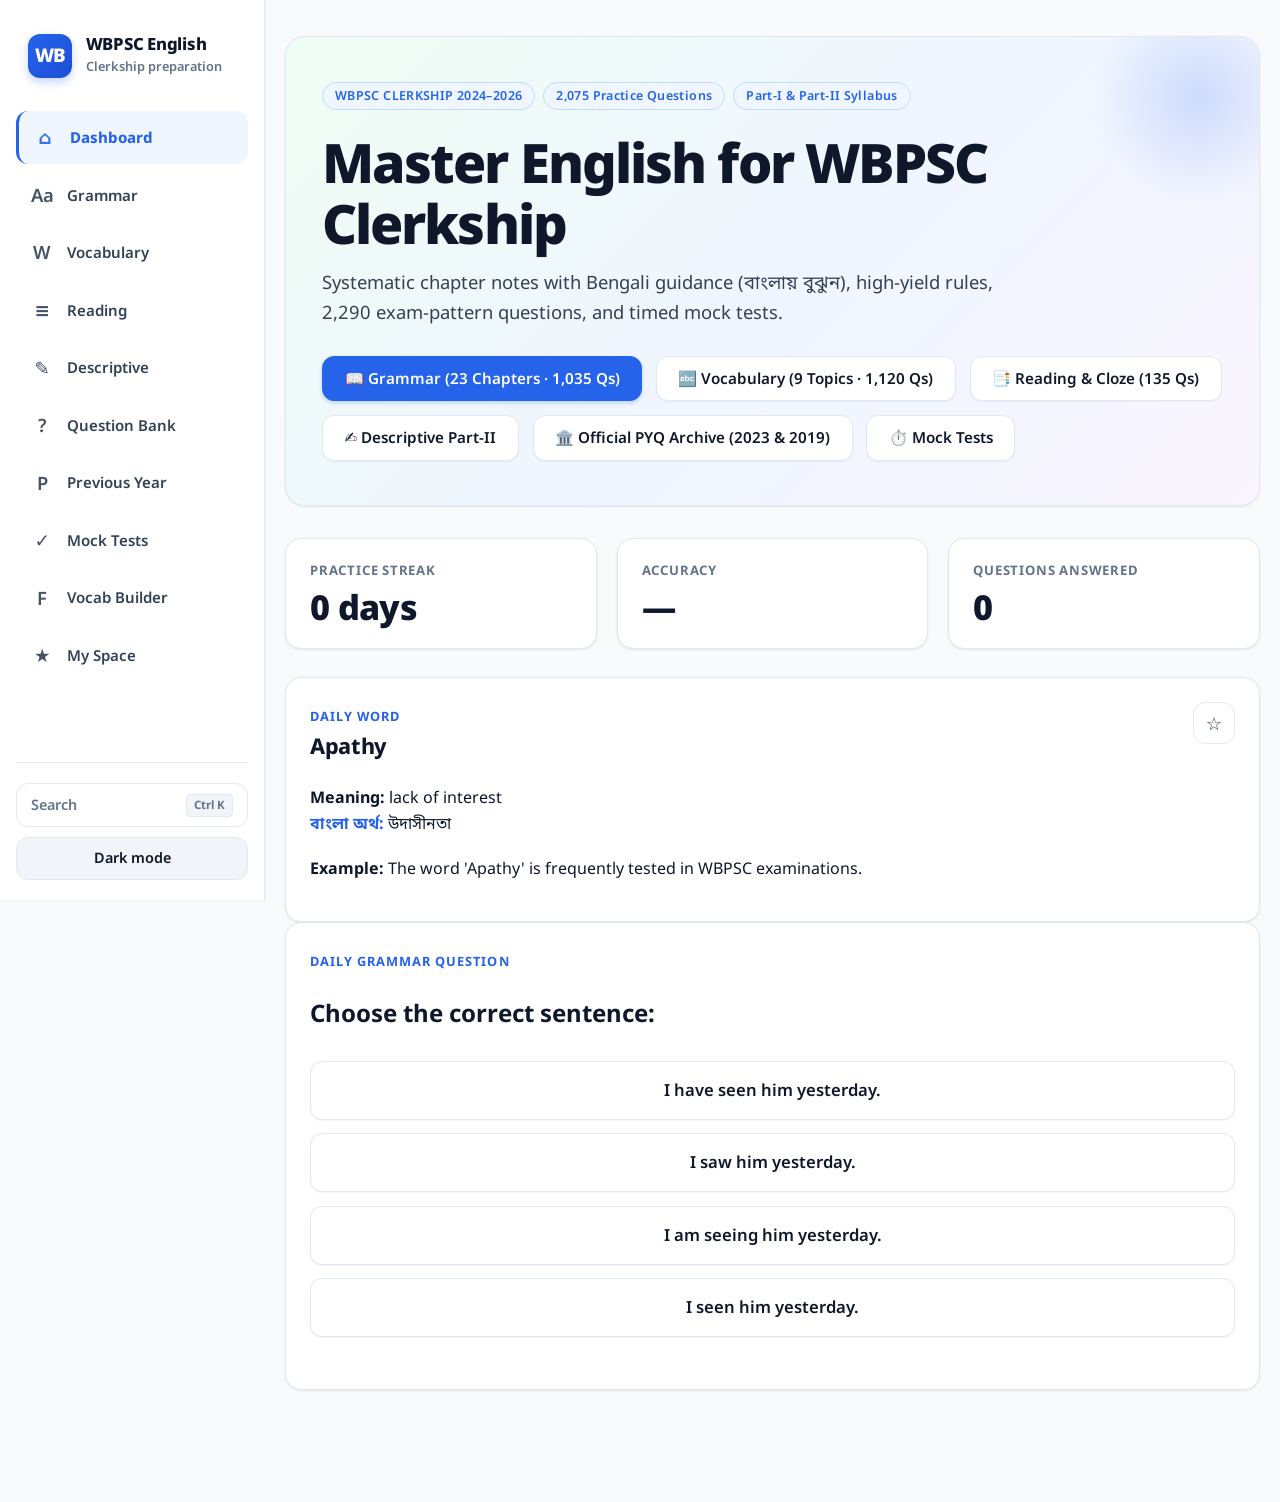
<file: index.html>
<!doctype html>
<html lang="en">
<head>
  <meta charset="utf-8">
  <meta name="viewport" content="width=device-width, initial-scale=1">
  <meta name="theme-color" content="#ffffff">
  <title>WBPSC Clerkship English</title>
  <link rel="preconnect" href="https://fonts.googleapis.com">
  <link rel="preconnect" href="https://fonts.gstatic.com" crossorigin>
  <link href="https://fonts.googleapis.com/css2?family=Noto+Sans:wght@400;500;600;700&family=Noto+Sans+Bengali:wght@400;600&display=swap" rel="stylesheet">
  <link rel="stylesheet" href="css/base.css">
  <link rel="stylesheet" href="css/theme.css">
  <link rel="stylesheet" href="css/components.css">
  <script>try{document.documentElement.dataset.theme=JSON.parse(localStorage.getItem("wbpsc-theme")||'"light"')}catch(error){document.documentElement.dataset.theme="light"}</script>
</head>
<body>
  <a class="skip-link" href="#main">Skip to content</a>
  <div id="nav-root"></div>
  <main id="main" class="page">
    <section class="hero card">
      <div style="display:inline-flex; align-items:center; gap:0.5rem; margin-bottom:0.75rem; flex-wrap:wrap;">
        <span class="badge badge-section">WBPSC CLERKSHIP 2024–2026</span>
        <span class="badge badge-count">2,075 Practice Questions</span>
        <span class="badge badge-weightage">Part-I &amp; Part-II Syllabus</span>
      </div>
      <h1>Master English for WBPSC Clerkship</h1>
      <p>Systematic chapter notes with Bengali guidance (বাংলায় বুঝুন), high-yield rules, 2,290 exam-pattern questions, and timed mock tests.</p>
      <div class="hero-actions">
        <a class="btn primary" href="grammar.html">📖 Grammar (23 Chapters · 1,035 Qs)</a>
        <a class="btn secondary" href="vocabulary.html">🔤 Vocabulary (9 Topics · 1,120 Qs)</a>
        <a class="btn secondary" href="reading.html">📑 Reading &amp; Cloze (135 Qs)</a>
        <a class="btn secondary" href="descriptive.html">✍️ Descriptive Part-II</a>
        <a class="btn secondary" href="pyq.html">🏛️ Official PYQ Archive (2023 &amp; 2019)</a>
        <a class="btn secondary" href="mock-tests.html">⏱️ Mock Tests</a>
      </div>
    </section>
    <section class="grid dashboard-grid" aria-label="Dashboard overview">
      <article class="card metric"><span>Practice streak</span><strong id="streak-value">0 days</strong></article>
      <article class="card metric"><span>Accuracy</span><strong id="accuracy-value">—</strong></article>
      <article class="card metric"><span>Questions answered</span><strong id="answered-value">0</strong></article>
    </section>
    <section class="card">
      <div class="section-heading"><div><p class="eyebrow">Daily word</p><h2 id="daily-word-title">Acumen</h2></div><button class="icon-btn" data-bookmark="word-acumen" aria-label="Bookmark word">☆</button></div>
      <p id="daily-word-meaning"><strong>Meaning:</strong> Ability to make good and quick decisions.</p>
      <p id="daily-word-example"><strong>Example:</strong> Her financial acumen helped the team.</p>
    </section>
    <section class="card" id="daily-question-card"><p class="eyebrow">Daily grammar question</p><div id="dashboard-daily-question"></div></section>
  </main>
  <script src="js/storage.js"></script>
  <script src="js/app.js"></script>
  <script src="js/analytics.js"></script>
  <script src="js/bookmarks.js"></script>
  <script>
    WBPSCAnalytics.renderDashboard();
    const wordBookmark=document.querySelector(".icon-btn[data-bookmark]");
    if(wordBookmark){
      wordBookmark.textContent=WBPSCBookmarks.has(wordBookmark.dataset.bookmark)?"★":"☆";
      wordBookmark.addEventListener("click",()=>{
       const saved=WBPSCBookmarks.toggle(wordBookmark.dataset.bookmark);
       wordBookmark.textContent=saved?"★":"☆";
      });
    }
    Promise.all([fetch("data/vocabulary-builder.json").then(r=>r.json()),fetch("data/daily-question.json").then(r=>r.json())]).then(([words,daily])=>{
      const day=Math.floor(Date.now()/86400000)%words.length;
      const word=words[day];
      document.querySelector("#daily-word-title").textContent=word.word;
      document.querySelector("#daily-word-meaning").innerHTML="<strong>Meaning:</strong> "+word.meaning + (word.bengali ? "<br><strong style=\"font-family:'Noto Sans Bengali'; color:var(--primary);\">বাংলা অর্থ:</strong> "+word.bengali : "");
      document.querySelector("#daily-word-example").innerHTML="<strong>Example:</strong> "+word.example;
      document.querySelector(".icon-btn[data-bookmark]").dataset.bookmark="word-"+word.id;
      document.querySelector("#dashboard-daily-question").innerHTML=`<h2>${daily.question}</h2><div class="question-options">${daily.options.map((option,i)=>`<button class="btn secondary option" type="button" data-index="${i}">${option}</button>`).join("")}</div><p class="feedback hidden"></p>`;
      const card=document.querySelector("#dashboard-daily-question");
      card.querySelectorAll(".option").forEach(button=>button.addEventListener("click",()=>{
       if(card.dataset.answered)return;card.dataset.answered="true";
       const chosen=Number(button.dataset.index),correct=chosen===daily.answer;
       card.querySelectorAll(".option").forEach((b,i)=>{b.disabled=true;if(i===daily.answer)b.classList.add("correct");if(i===chosen&&!correct)b.classList.add("wrong")});
       const feedback=card.querySelector(".feedback");feedback.className=`feedback ${correct?"correct":"wrong"}`;feedback.innerHTML=`<strong>${correct?"Correct":"Not quite"}</strong><p>${daily.explanation}</p><p><strong>Rule:</strong> ${daily.rule}</p>`;
      }));
    }).catch(()=>{});
  </script>
</body>
</html>
</file>
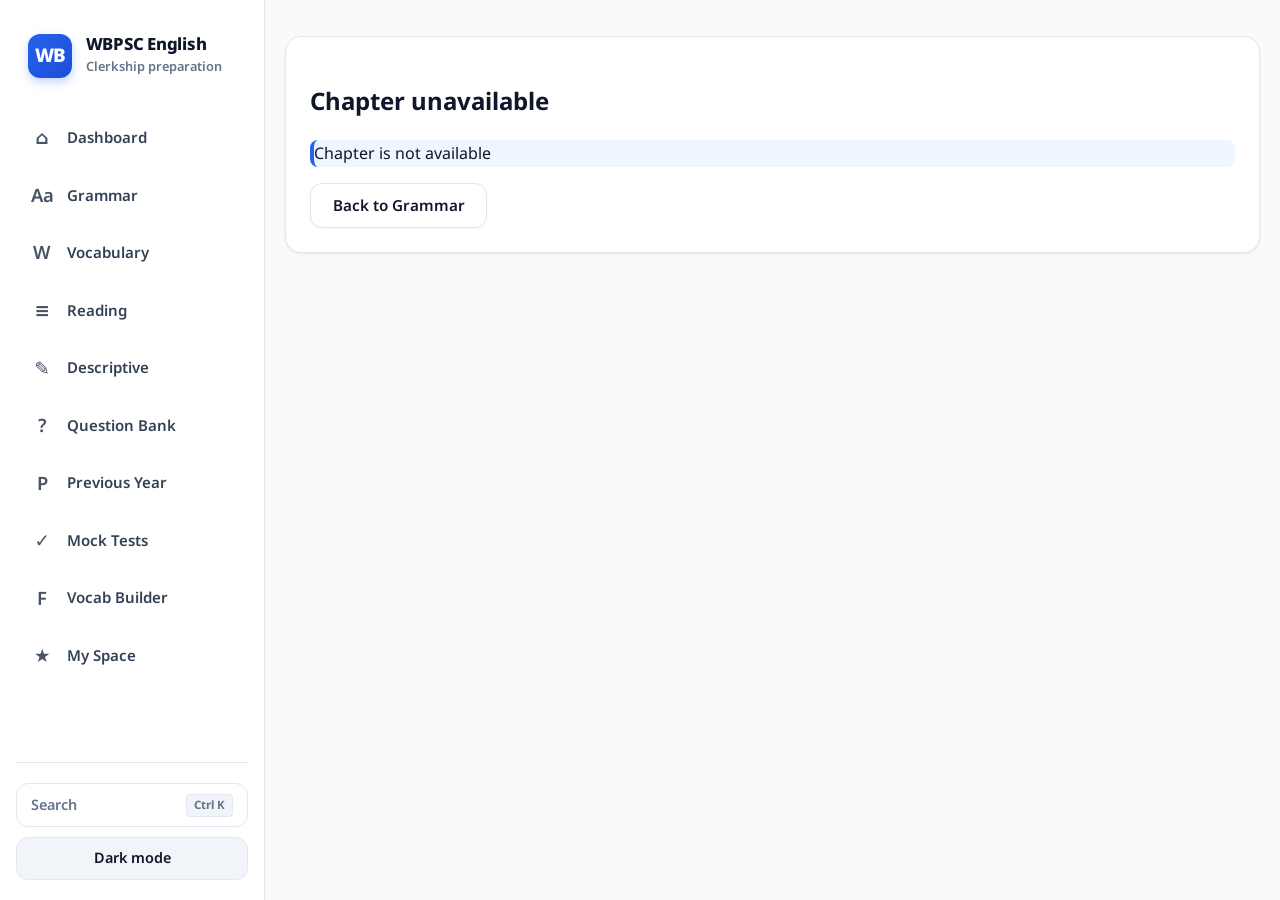
<file: chapter.html>
<!doctype html>
<html lang="en">
<head>
  <meta charset="utf-8"><meta name="viewport" content="width=device-width, initial-scale=1">
  <title>Chapter · WBPSC Clerkship English</title>
  <link rel="preconnect" href="https://fonts.googleapis.com"><link rel="preconnect" href="https://fonts.gstatic.com" crossorigin>
  <link href="https://fonts.googleapis.com/css2?family=Noto+Sans:wght@400;500;600;700&family=Noto+Sans+Bengali:wght@400;600&display=swap" rel="stylesheet">
  <link rel="stylesheet" href="css/base.css"><link rel="stylesheet" href="css/theme.css"><link rel="stylesheet" href="css/components.css"><link rel="stylesheet" href="css/test.css">
</head>
<body>
  <a class="skip-link" href="#main">Skip to content</a><div id="nav-root"></div>
  <main id="main" class="page chapter-layout">
    <article id="chapter-content" class="card chapter-content" aria-live="polite"><p class="loading">Loading chapter…</p></article>
  </main>
  <script src="js/storage.js"></script><script src="js/app.js"></script><script src="js/bookmarks.js"></script><script src="js/quiz-engine.js"></script>
</body>
</html>
</file>
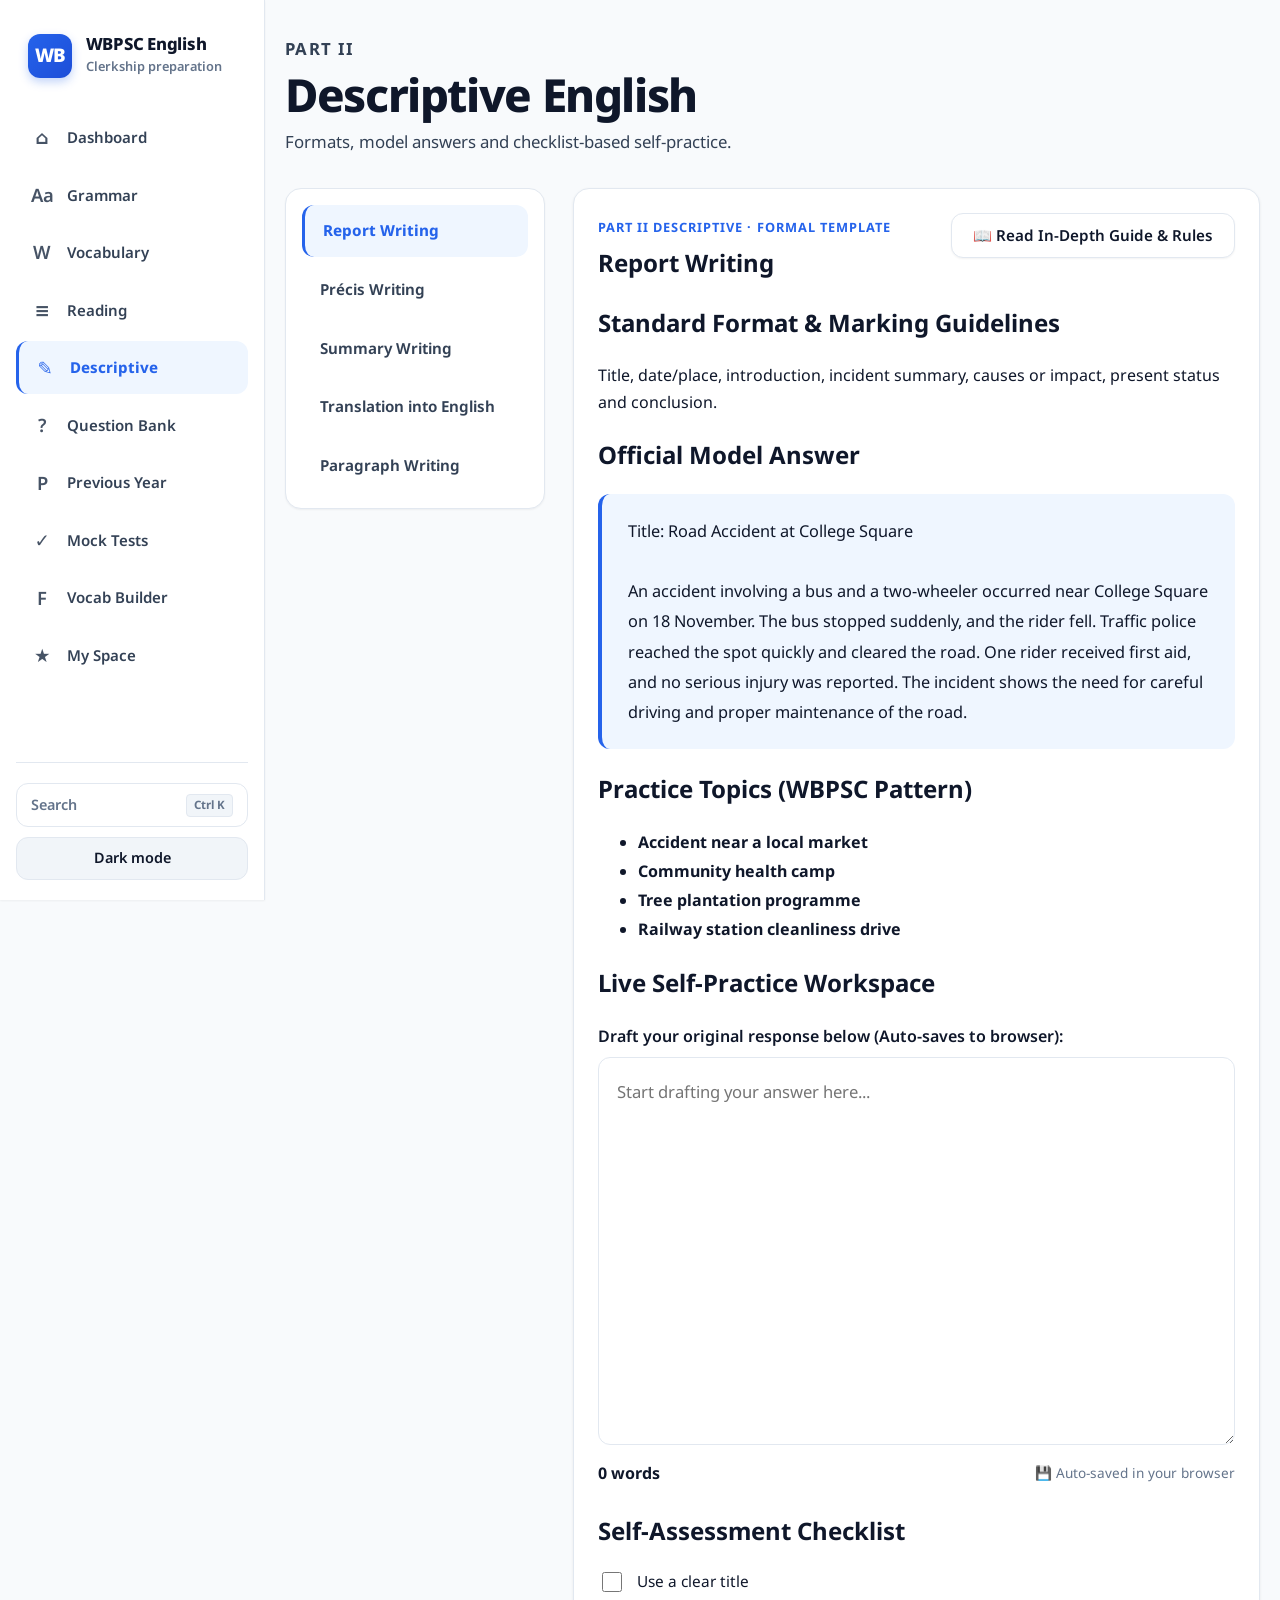
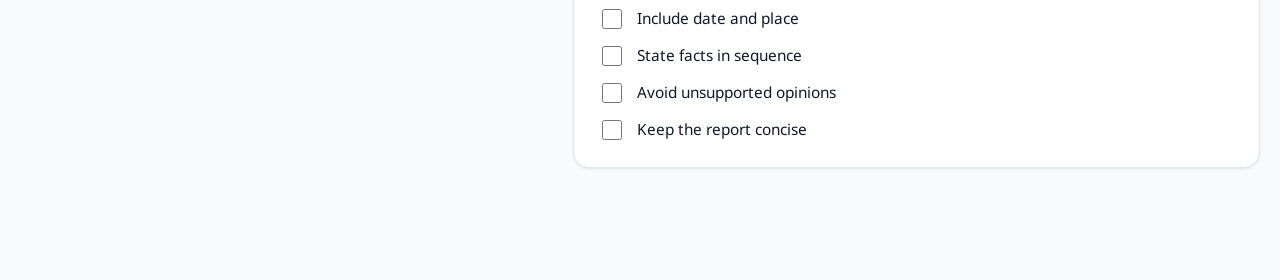
<file: descriptive.html>
<!doctype html>
<html lang="en">
<head>
<meta charset="utf-8"><meta name="viewport" content="width=device-width,initial-scale=1">
<title>Descriptive English · WBPSC Clerkship English</title>
<link rel="preconnect" href="https://fonts.googleapis.com"><link rel="preconnect" href="https://fonts.gstatic.com" crossorigin>
<link href="https://fonts.googleapis.com/css2?family=Noto+Sans:wght@400;500;600;700&family=Noto+Sans+Bengali:wght@400;600&display=swap" rel="stylesheet">
<link rel="stylesheet" href="css/base.css"><link rel="stylesheet" href="css/theme.css"><link rel="stylesheet" href="css/components.css">
</head>
<body>
<a class="skip-link" href="#main">Skip to content</a><div id="nav-root"></div>
<main id="main" class="page">
<header class="page-header"><p class="eyebrow">Part II</p><h1>Descriptive English</h1><p>Formats, model answers and checklist-based self-practice.</p></header>
<div class="descriptive-layout">
<nav class="card descriptive-nav" id="descriptive-nav" aria-label="Descriptive topics"></nav>
<article class="card" id="descriptive-content" aria-live="polite"></article>
</div>
</main>
<script src="js/storage.js"></script><script src="js/app.js"></script><script src="js/descriptive.js"></script>
</body>
</html>
</file>
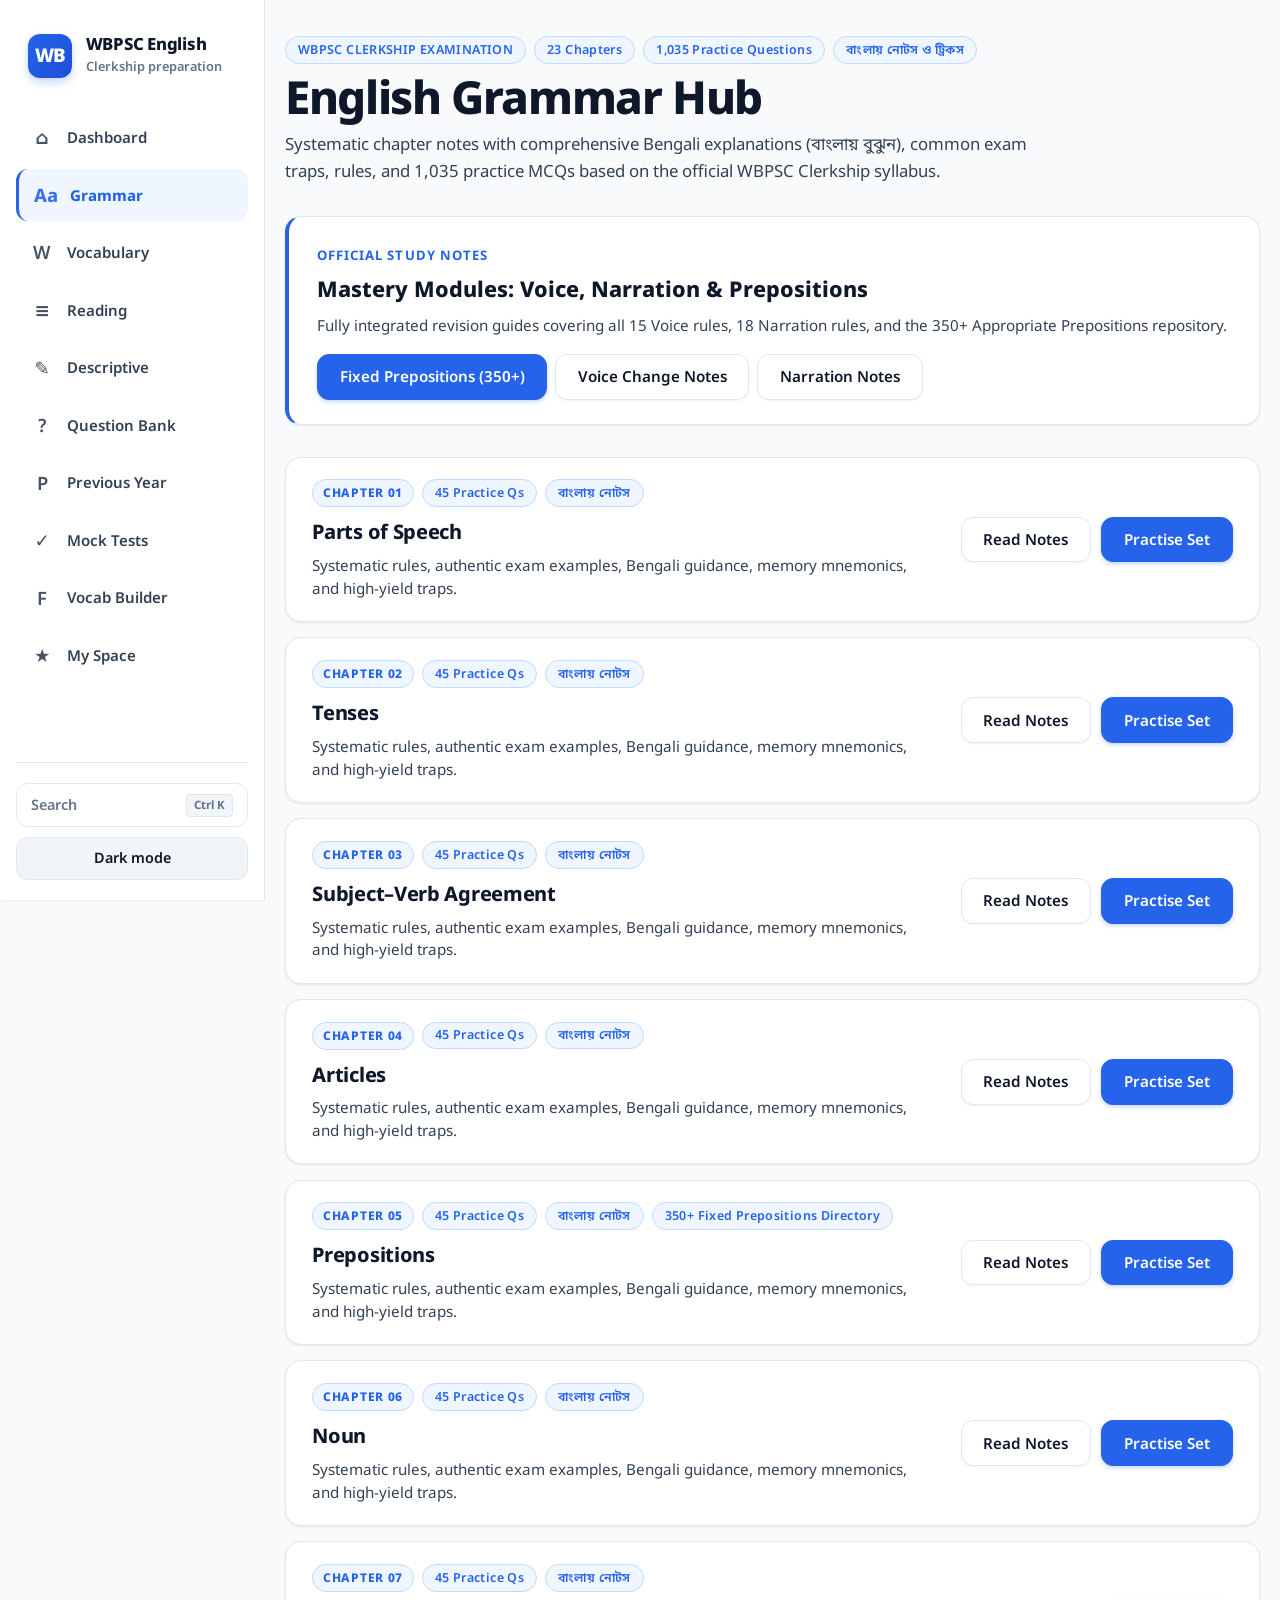
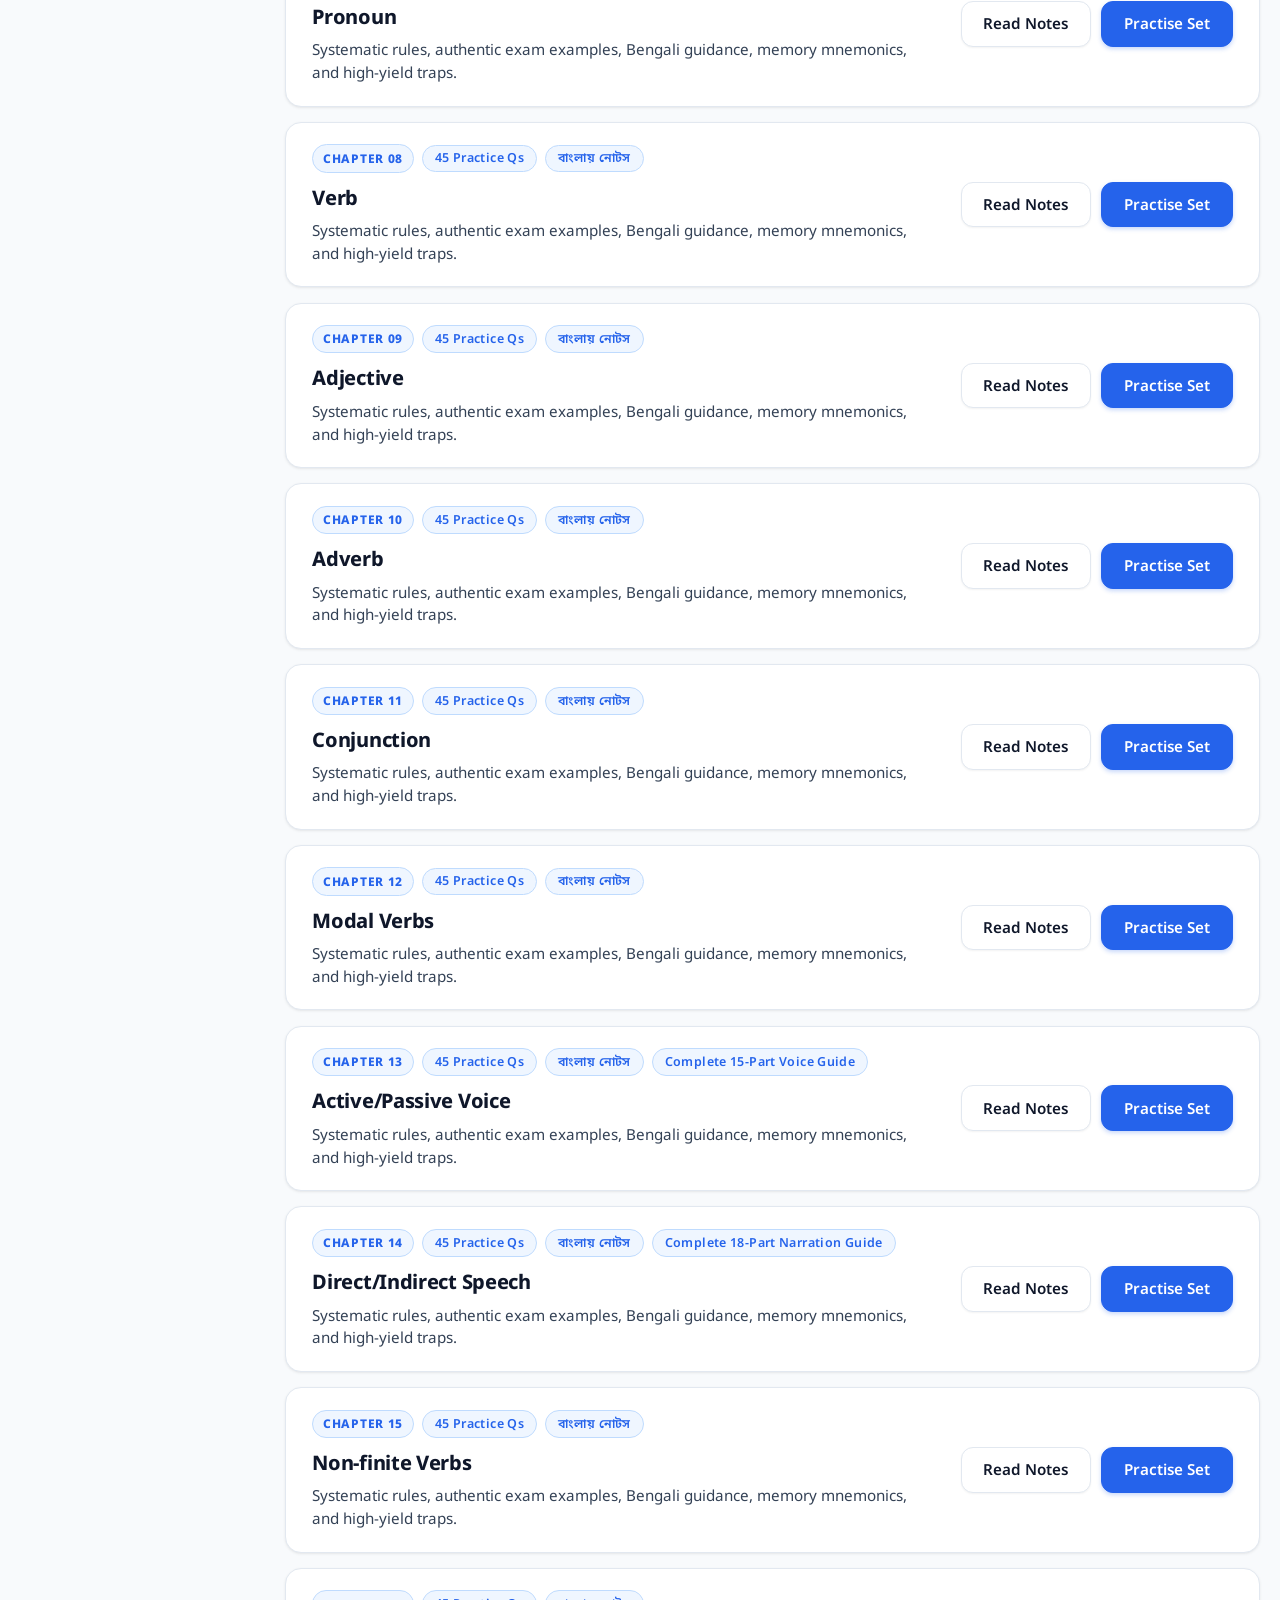
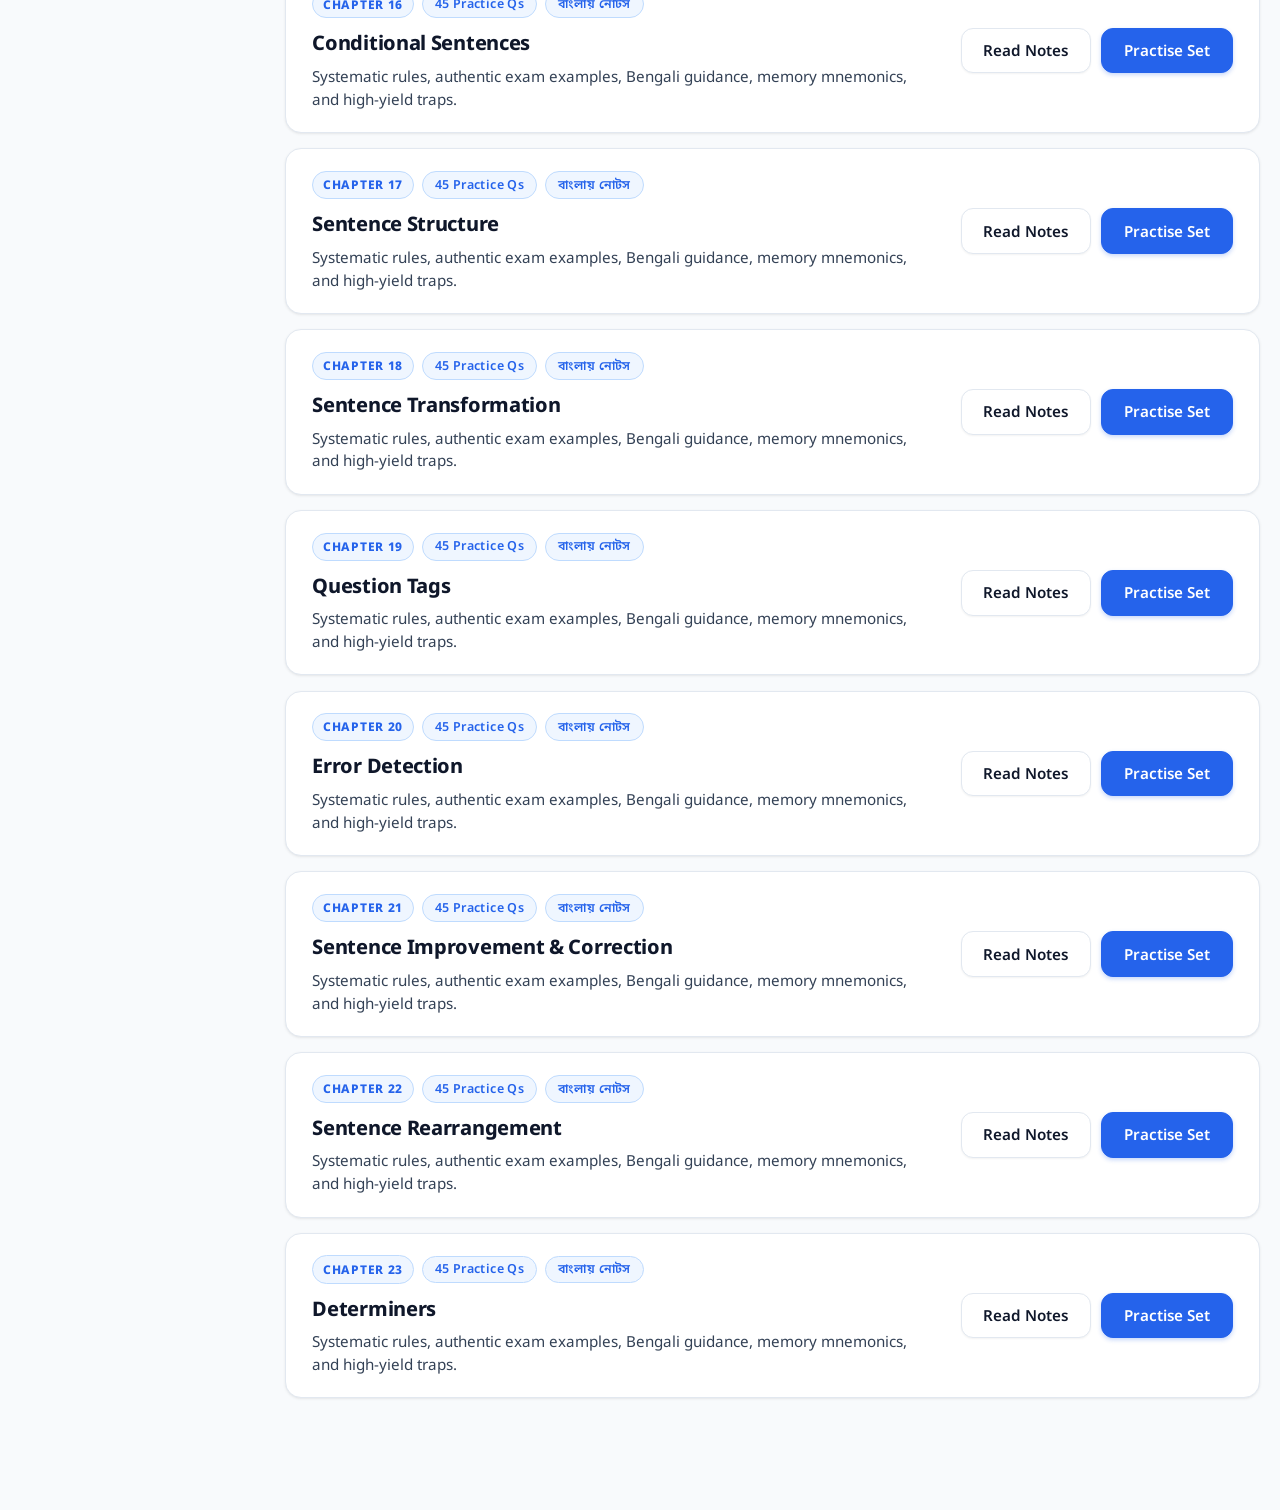
<file: grammar.html>
<!doctype html>
<html lang="en">
<head>
  <meta charset="utf-8">
  <meta name="viewport" content="width=device-width, initial-scale=1">
  <title>Grammar · WBPSC Clerkship English</title>
  <link rel="preconnect" href="https://fonts.googleapis.com">
  <link rel="preconnect" href="https://fonts.gstatic.com" crossorigin>
  <link href="https://fonts.googleapis.com/css2?family=Noto+Sans:wght@400;500;600;700&family=Noto+Sans+Bengali:wght@400;600&display=swap" rel="stylesheet">
  <link rel="stylesheet" href="css/base.css">
  <link rel="stylesheet" href="css/theme.css">
  <link rel="stylesheet" href="css/components.css">
  <script>
    try {
      document.documentElement.dataset.theme = JSON.parse(localStorage.getItem("wbpsc-theme") || '"light"');
    } catch(e) {
      document.documentElement.dataset.theme = "light";
    }
  </script>
</head>
<body>
  <a class="skip-link" href="#main">Skip to content</a>
  <div id="nav-root"></div>
  <main id="main" class="page">
    <header class="page-header">
      <div style="display:flex; align-items:center; gap:0.5rem; flex-wrap:wrap; margin-bottom:0.4rem;">
        <span class="badge badge-section">WBPSC CLERKSHIP EXAMINATION</span>
        <span class="badge badge-count">23 Chapters</span>
        <span class="badge badge-success">1,035 Practice Questions</span>
        <span class="badge badge-neutral">বাংলায় নোটস ও ট্রিকস</span>
      </div>
      <h1>English Grammar Hub</h1>
      <p>Systematic chapter notes with comprehensive Bengali explanations (বাংলায় বুঝুন), common exam traps, rules, and 1,035 practice MCQs based on the official WBPSC Clerkship syllabus.</p>
    </header>

    <!-- HIGH-YIELD EXAM PILLARS HIGHLIGHT -->
    <section class="card" style="margin-bottom:2rem; padding:1.5rem 1.75rem; border-left:4px solid var(--primary);">
      <div style="display:flex; justify-content:space-between; align-items:flex-start; flex-wrap:wrap; gap:1rem;">
        <div>
          <span class="section-sub">Official Study Notes</span>
          <h2 style="font-size:1.35rem; font-weight:800; margin:0.2rem 0 0.4rem;">Mastery Modules: Voice, Narration &amp; Prepositions</h2>
          <p style="margin:0; color:var(--text-secondary); font-size:0.95rem;">
            Fully integrated revision guides covering all 15 Voice rules, 18 Narration rules, and the 350+ Appropriate Prepositions repository.
          </p>
        </div>
        <div style="display:flex; gap:0.5rem; flex-wrap:wrap;">
          <a class="btn primary" href="chapter.html?id=g05">Fixed Prepositions (350+)</a>
          <a class="btn secondary" href="chapter.html?id=g13">Voice Change Notes</a>
          <a class="btn secondary" href="chapter.html?id=g14">Narration Notes</a>
        </div>
      </div>
    </section>

    <!-- CHAPTER PRACTICE SETS (23 TOPICS) -->
    <div id="chapter-list" class="chapter-list" aria-live="polite"></div>
  </main>
  <script src="js/storage.js"></script>
  <script src="js/bookmarks.js"></script>
  <script src="js/app.js"></script>
  <script>
    fetch("data/chapters.json")
      .then(r => r.ok ? r.json() : Promise.reject(r))
      .then(chapters => {
        const list = document.querySelector("#chapter-list");
        const grammarChapters = chapters.filter(c => c.section === "grammar");
        list.innerHTML = grammarChapters.map(c => {
          let extraBadge = "";
          if (c.id === "g05") extraBadge = '<span class="badge badge-count">350+ Fixed Prepositions Directory</span>';
          if (c.id === "g13") extraBadge = '<span class="badge badge-count">Complete 15-Part Voice Guide</span>';
          if (c.id === "g14") extraBadge = '<span class="badge badge-count">Complete 18-Part Narration Guide</span>';

          return `
          <article class="chapter-card card">
            <div class="chapter-card-main">
              <div class="chapter-badge-row">
                <span class="chapter-order-pill">Chapter ${String(c.order).padStart(2, "0")}</span>
                <span class="badge badge-success">45 Practice Qs</span>
                <span class="badge badge-neutral">বাংলায় নোটস</span>
                ${extraBadge}
                ${WBPSCBookmarks.has("chapter-" + c.id) ? '<span class="badge badge-warning">★ Favourited</span>' : ''}
              </div>
              <h2>${c.title}</h2>
              <p>Systematic rules, authentic exam examples, Bengali guidance, memory mnemonics, and high-yield traps.</p>
            </div>
            <div class="chapter-card-actions">
              <a class="btn secondary" href="chapter.html?id=${encodeURIComponent(c.id)}">Read Notes</a>
              <a class="btn primary" href="chapter.html?id=${encodeURIComponent(c.id)}#sec-actions">Practise Set</a>
            </div>
          </article>
        `;
        }).join("");
      })
      .catch(() => {
        document.querySelector("#chapter-list").innerHTML = '<p class="notice">Could not load grammar chapters.</p>';
      });
  </script>
</body>
</html>
</file>
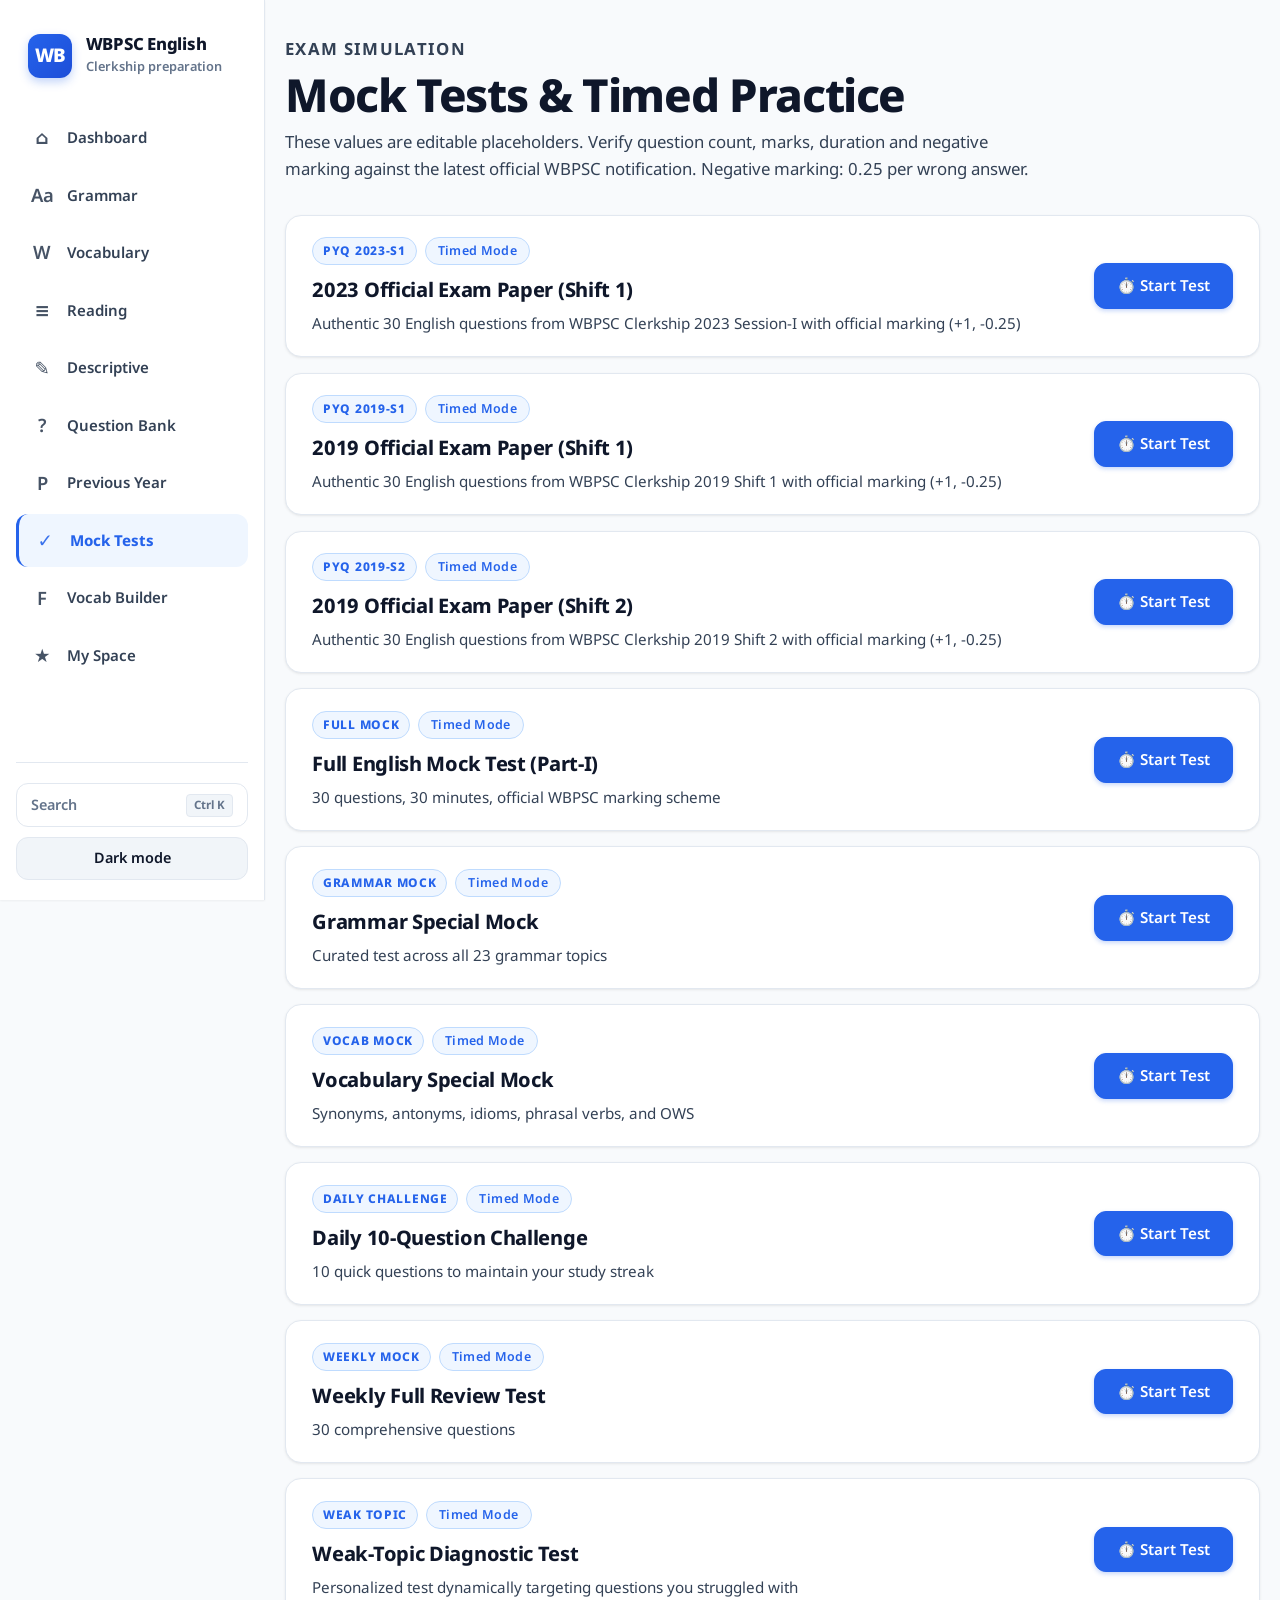
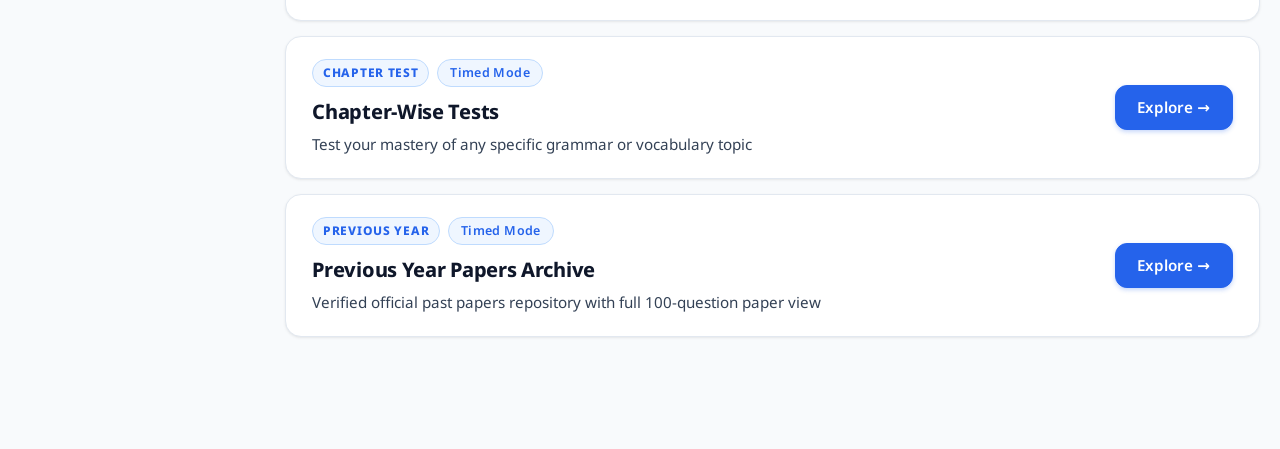
<file: mock-tests.html>
<!doctype html>
<html lang="en">
<head>
  <meta charset="utf-8">
  <meta name="viewport" content="width=device-width, initial-scale=1">
  <title>Mock Tests · WBPSC Clerkship English</title>
  <link rel="preconnect" href="https://fonts.googleapis.com">
  <link rel="preconnect" href="https://fonts.gstatic.com" crossorigin>
  <link href="https://fonts.googleapis.com/css2?family=Noto+Sans:wght@400;500;600;700&family=Noto+Sans+Bengali:wght@400;600&display=swap" rel="stylesheet">
  <link rel="stylesheet" href="css/base.css">
  <link rel="stylesheet" href="css/theme.css">
  <link rel="stylesheet" href="css/components.css">
  <script>
    try {
      document.documentElement.dataset.theme = JSON.parse(localStorage.getItem("wbpsc-theme") || '"light"');
    } catch(e) {
      document.documentElement.dataset.theme = "light";
    }
  </script>
</head>
<body>
  <a class="skip-link" href="#main">Skip to content</a>
  <div id="nav-root"></div>
  <main id="main" class="page">
    <header class="page-header">
      <p class="eyebrow">Exam Simulation</p>
      <h1>Mock Tests & Timed Practice</h1>
      <p id="config-note">Timed mock tests with question palette, negative marking, and automated performance diagnosis.</p>
    </header>
    <section id="test-categories" class="chapter-list"></section>
  </main>
  <script src="js/storage.js"></script>
  <script src="js/bookmarks.js"></script>
  <script src="js/app.js"></script>
  <script>
    fetch("data/test-config.json").then(r => r.json()).then(config => {
      if (config.negativeMarkingNote) {
        document.querySelector("#config-note").textContent = `${config.negativeMarkingNote} Negative marking: ${config.negativeMarking} per wrong answer.`;
      }
      const tests = [
        ["pyq-2023-s1", "2023 Official Exam Paper (Shift 1)", "Authentic 30 English questions from WBPSC Clerkship 2023 Session-I with official marking (+1, -0.25)", "test.html?type=pyq-2023-s1&count=30"],
        ["pyq-2019-s1", "2019 Official Exam Paper (Shift 1)", "Authentic 30 English questions from WBPSC Clerkship 2019 Shift 1 with official marking (+1, -0.25)", "test.html?type=pyq-2019-s1&count=30"],
        ["pyq-2019-s2", "2019 Official Exam Paper (Shift 2)", "Authentic 30 English questions from WBPSC Clerkship 2019 Shift 2 with official marking (+1, -0.25)", "test.html?type=pyq-2019-s2&count=30"],
        ["full-mock", "Full English Mock Test (Part-I)", `30 questions, 30 minutes, official WBPSC marking scheme`, `test.html?type=mixed&count=${config.defaultQuestionCount}`],
        ["grammar-mock", "Grammar Special Mock", "Curated test across all 23 grammar topics", "test.html?type=grammar&count=25"],
        ["vocab-mock", "Vocabulary Special Mock", "Synonyms, antonyms, idioms, phrasal verbs, and OWS", "test.html?type=vocabulary&count=20"],
        ["daily-challenge", "Daily 10-Question Challenge", `${config.dailyQuestionCount} quick questions to maintain your study streak`, "test.html?type=daily"],
        ["weekly-mock", "Weekly Full Review Test", `${config.weeklyQuestionCount} comprehensive questions`, "test.html?type=weekly"],
        ["weak-topic", "Weak-Topic Diagnostic Test", "Personalized test dynamically targeting questions you struggled with", "test.html?type=weak-topic"],
        ["chapter-test", "Chapter-Wise Tests", "Test your mastery of any specific grammar or vocabulary topic", "grammar.html"],
        ["previous-year", "Previous Year Papers Archive", "Verified official past papers repository with full 100-question paper view", "pyq.html"]
      ];
      document.querySelector("#test-categories").innerHTML = tests.map(([key, title, description, href]) => `
        <article class="chapter-card card">
          <div class="chapter-card-main">
            <div class="chapter-badge-row">
              <span class="chapter-order-pill">${key.replace("-", " ")}</span>
              <span class="badge badge-neutral">Timed Mode</span>
            </div>
            <h2>${title}</h2>
            <p>${description}</p>
          </div>
          <div class="chapter-card-actions">
            <a class="btn primary" href="${href}">
              ${href.includes("html?") ? "⏱️ Start Test" : "Explore →"}
            </a>
          </div>
        </article>
      `).join("");
    }).catch(() => {
      document.querySelector("#test-categories").innerHTML = '<p class="notice">Could not load test configuration.</p>';
    });
  </script>
</body>
</html>
</file>
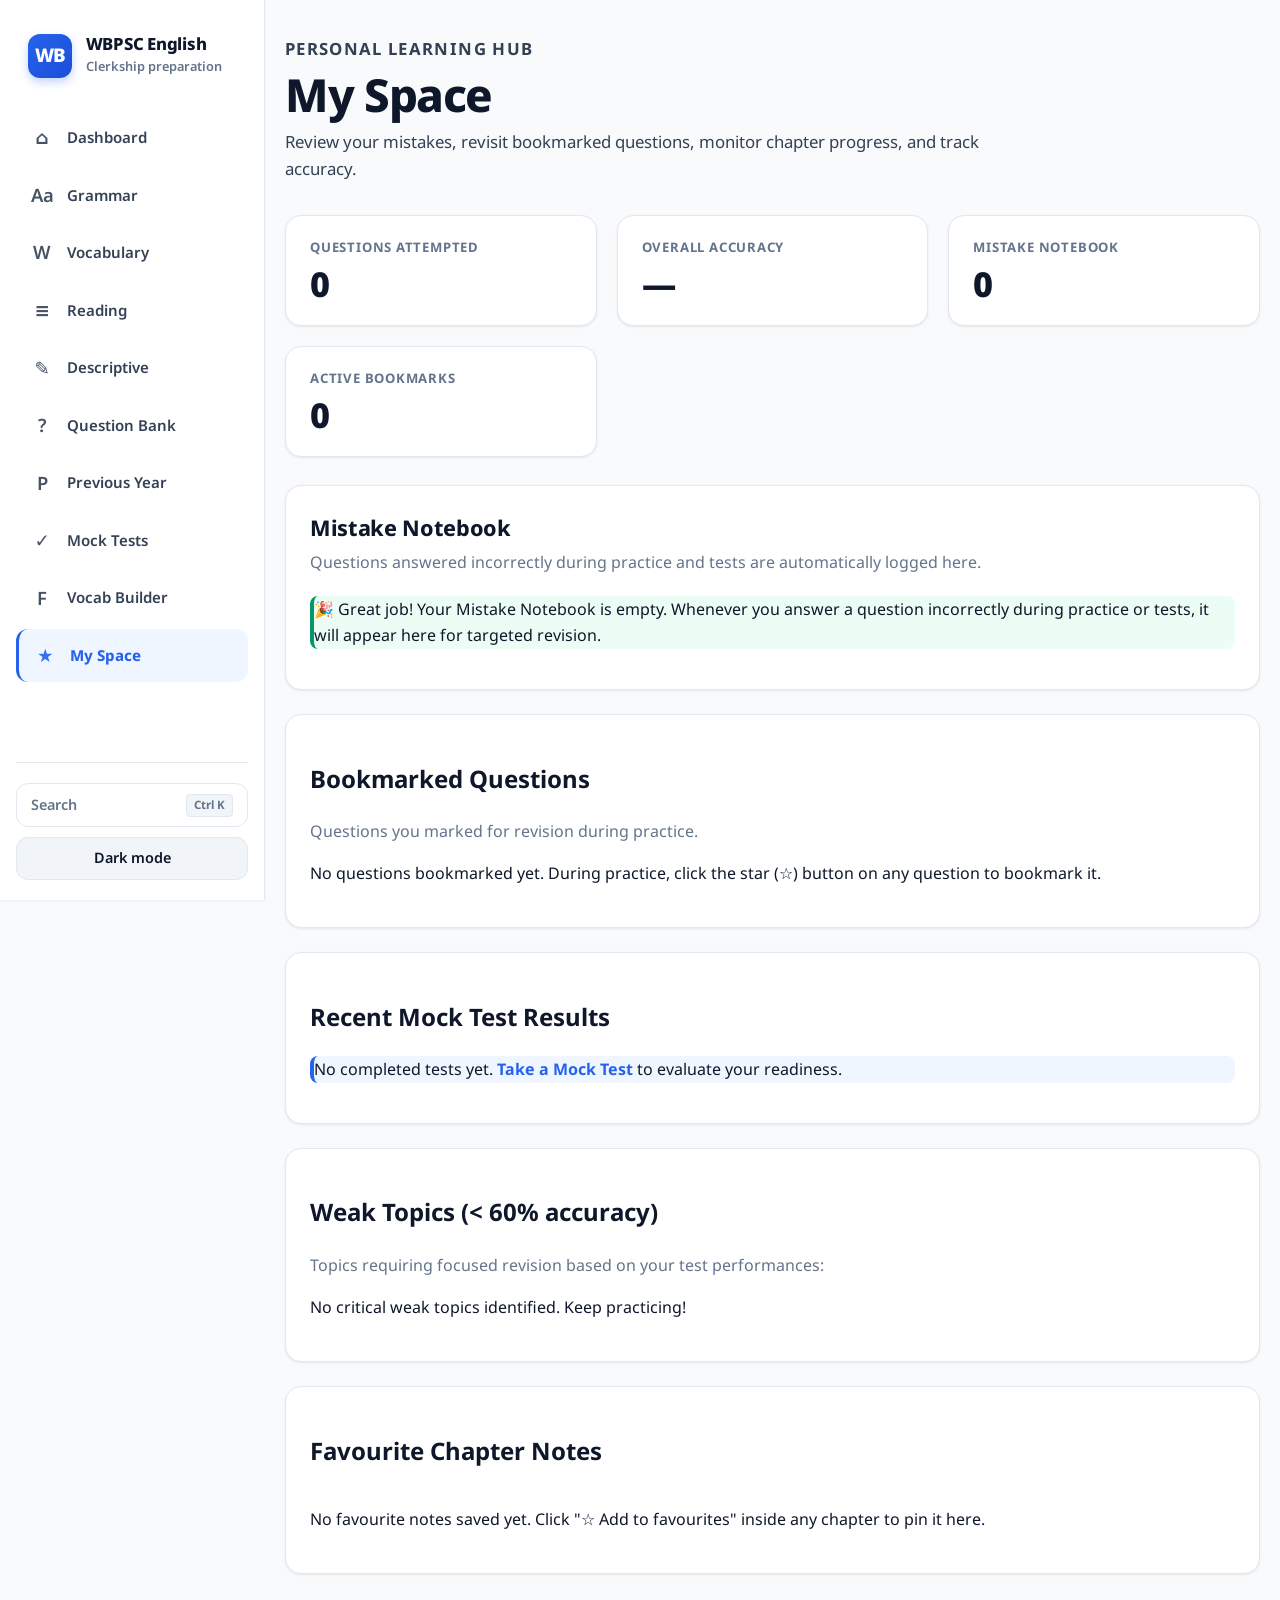
<file: my-space.html>
<!doctype html>
<html lang="en">
<head>
  <meta charset="utf-8">
  <meta name="viewport" content="width=device-width, initial-scale=1">
  <title>My Space · WBPSC Clerkship English</title>
  <link rel="preconnect" href="https://fonts.googleapis.com">
  <link rel="preconnect" href="https://fonts.gstatic.com" crossorigin>
  <link href="https://fonts.googleapis.com/css2?family=Noto+Sans:wght@400;500;600;700&family=Noto+Sans+Bengali:wght@400;600&display=swap" rel="stylesheet">
  <link rel="stylesheet" href="css/base.css">
  <link rel="stylesheet" href="css/theme.css">
  <link rel="stylesheet" href="css/components.css">
  <link rel="stylesheet" href="css/test.css">
  <script>
    try {
      document.documentElement.dataset.theme = JSON.parse(localStorage.getItem("wbpsc-theme") || '"light"');
    } catch(e) {
      document.documentElement.dataset.theme = "light";
    }
  </script>
</head>
<body>
  <a class="skip-link" href="#main">Skip to content</a>
  <div id="nav-root"></div>
  <main id="main" class="page">
    <header class="page-header">
      <p class="eyebrow">Personal Learning Hub</p>
      <h1>My Space</h1>
      <p>Review your mistakes, revisit bookmarked questions, monitor chapter progress, and track accuracy.</p>
    </header>

    <section class="grid dashboard-grid" aria-label="Personal Metrics">
      <article class="card metric">
        <span>Questions Attempted</span>
        <strong id="answered-value">0</strong>
      </article>
      <article class="card metric">
        <span>Overall Accuracy</span>
        <strong id="accuracy-value">—</strong>
      </article>
      <article class="card metric">
        <span>Mistake Notebook</span>
        <strong id="mistake-count">0</strong>
      </article>
      <article class="card metric">
        <span>Active Bookmarks</span>
        <strong id="bookmarks-count">0</strong>
      </article>
    </section>

    <!-- Mistake Notebook Section -->
    <section class="card" style="margin-bottom:1.5rem;">
      <div class="section-heading">
        <div>
          <h2>Mistake Notebook</h2>
          <p style="color:var(--muted); margin:0.25rem 0 0;">Questions answered incorrectly during practice and tests are automatically logged here.</p>
        </div>
      </div>
      <div id="mistake-root" style="margin-top:1rem;" aria-live="polite">
        <p class="loading">Loading mistake notebook…</p>
      </div>
    </section>

    <!-- Bookmarks Section -->
    <section class="card" style="margin-bottom:1.5rem;">
      <h2>Bookmarked Questions</h2>
      <p style="color:var(--muted); margin-bottom:1rem;">Questions you marked for revision during practice.</p>
      <div id="bookmarks-root"></div>
    </section>

    <!-- Recent Test Results -->
    <section class="card" style="margin-bottom:1.5rem;">
      <h2>Recent Mock Test Results</h2>
      <div id="test-history" style="margin-top:0.75rem;"></div>
    </section>

    <!-- Weak Topics -->
    <section class="card" style="margin-bottom:1.5rem;">
      <h2>Weak Topics (< 60% accuracy)</h2>
      <p style="color:var(--muted); margin-bottom:0.75rem;">Topics requiring focused revision based on your test performances:</p>
      <div id="weak-topics"></div>
    </section>

    <!-- Favourite Notes -->
    <section class="card">
      <h2>Favourite Chapter Notes</h2>
      <div id="favourite-root" style="display:flex; gap:0.5rem; flex-wrap:wrap; margin-top:0.75rem;"></div>
    </section>
  </main>

  <script src="js/storage.js"></script>
  <script src="js/bookmarks.js"></script>
  <script src="js/app.js"></script>
  <script src="js/analytics.js"></script>
  <script src="js/mistake-notebook.js"></script>
  <script>
    (() => {
      // 1. Metrics
      const attempts = WBPSCStorage.get("wbpsc-attempts", []) || [];
      document.querySelector("#answered-value").textContent = attempts.length;
      if (attempts.length > 0) {
        const correct = attempts.filter(a => a.correct).length;
        document.querySelector("#accuracy-value").textContent = Math.round((correct / attempts.length) * 100) + "%";
      }

      const wrong = WBPSCStorage.get("wbpsc-wrong", []) || [];
      document.querySelector("#mistake-count").textContent = wrong.length;

      const bookmarks = WBPSCBookmarks.get();
      const qBookmarks = bookmarks.filter(b => b.startsWith("q-"));
      document.querySelector("#bookmarks-count").textContent = qBookmarks.length;

      // 2. Test History
      const testResults = WBPSCStorage.get("wbpsc-test-results", []) || [];
      const testHistory = document.querySelector("#test-history");
      if (testResults.length > 0) {
        testHistory.innerHTML = testResults.slice(-5).reverse().map(result => `
          <article class="card" style="background:var(--bg); margin-bottom:0.75rem; border:1px solid var(--border);">
            <div class="meta-row">
              <span class="badge" style="text-transform:capitalize;">${result.category || "Test"}</span>
              <span class="badge">${result.correct} / ${result.total} Correct</span>
              <span class="badge">Accuracy: ${result.accuracy}%</span>
            </div>
            <p style="margin:0.5rem 0;"><strong>Score:</strong> ${result.score} pts · <strong>Duration:</strong> ${Math.floor(result.timeSec / 60)}m ${result.timeSec % 60}s · <em>${new Date(result.date).toLocaleDateString()}</em></p>
            <a class="btn secondary" href="result.html">View Detailed Solutions</a>
          </article>
        `).join("");
      } else {
        testHistory.innerHTML = '<p class="notice">No completed tests yet. <a href="mock-tests.html" style="font-weight:700; color:var(--primary);">Take a Mock Test</a> to evaluate your readiness.</p>';
      }

      // 3. Weak Topics
      const weakTopicsMap = new Map();
      testResults.forEach(result => {
        Object.entries(result.byTopic || {}).forEach(([key, topic]) => {
          const prev = weakTopicsMap.get(key) || { title: topic.title || key, correct: 0, total: 0 };
          prev.correct += topic.correct;
          prev.total += topic.total;
          weakTopicsMap.set(key, prev);
        });
      });
      const weakList = [...weakTopicsMap.values()].filter(t => t.total >= 2 && (t.correct / t.total) < 0.6);
      const weakContainer = document.querySelector("#weak-topics");
      if (weakList.length > 0) {
        weakContainer.innerHTML = weakList.map(t => `
          <span class="badge" style="background:var(--danger-soft); color:var(--danger); padding:0.4rem 0.8rem; font-size:0.9rem;">
            ⚠️ ${t.title} (${Math.round((t.correct / t.total) * 100)}% accuracy)
          </span>
        `).join(" ");
      } else {
        weakContainer.innerHTML = '<p>No critical weak topics identified. Keep practicing!</p>';
      }

      // 4. Favourite Notes
      const favouriteNotes = bookmarks.filter(id => id.startsWith("chapter-"));
      const favRoot = document.querySelector("#favourite-root");
      if (favouriteNotes.length > 0) {
        favRoot.innerHTML = favouriteNotes.map(id => {
          const chId = id.replace("chapter-", "");
          return `<a class="btn secondary" href="chapter.html?id=${encodeURIComponent(chId)}">📖 Chapter: ${chId.toUpperCase()}</a>`;
        }).join(" ");
      } else {
        favRoot.innerHTML = '<p>No favourite notes saved yet. Click "☆ Add to favourites" inside any chapter to pin it here.</p>';
      }

      // 5. Render Bookmarked Questions
      async function renderBookmarks() {
        const bRoot = document.querySelector("#bookmarks-root");
        if (qBookmarks.length === 0) {
          bRoot.innerHTML = '<p>No questions bookmarked yet. During practice, click the star (☆) button on any question to bookmark it.</p>';
          return;
        }

        try {
          const resp = await fetch("data/all-questions.json");
          const all = await resp.json();
          const targetIds = new Set(qBookmarks.map(b => b.replace("q-", "")));
          const matched = all.filter(q => targetIds.has(q.id));

          if (matched.length > 0) {
            bRoot.innerHTML = matched.map(q => `
              <article class="card" style="background:var(--bg); border:1px solid var(--border); margin-bottom:0.75rem;">
                <div class="meta-row">
                  <span class="badge">${q.chapterTitle || q.chapter}</span>
                  <span class="badge">${q.difficulty}</span>
                </div>
                <h3 style="font-size:1.05rem; margin:0.35rem 0;">${q.question}</h3>
                <p style="margin:0 0 0.5rem; font-size:0.95rem;"><strong>Correct Answer:</strong> <span style="color:var(--success); font-weight:700;">${q.options[q.answer]}</span></p>
                <div style="display:flex; gap:0.5rem;">
                  <a class="btn primary" href="chapter.html?id=${encodeURIComponent(q.chapter)}">Study Chapter</a>
                  <button class="btn secondary unbkm-btn" data-id="q-${q.id}">Remove Bookmark</button>
                </div>
              </article>
            `).join("");

            bRoot.querySelectorAll(".unbkm-btn").forEach(btn => {
              btn.addEventListener("click", () => {
                WBPSCBookmarks.toggle(btn.dataset.id);
                location.reload();
              });
            });
          } else {
            bRoot.innerHTML = '<p>No matching questions found.</p>';
          }
        } catch (e) {
          bRoot.innerHTML = '<p>Unable to load bookmarked questions.</p>';
        }
      }
      renderBookmarks();
    })();
  </script>
</body>
</html>
</file>
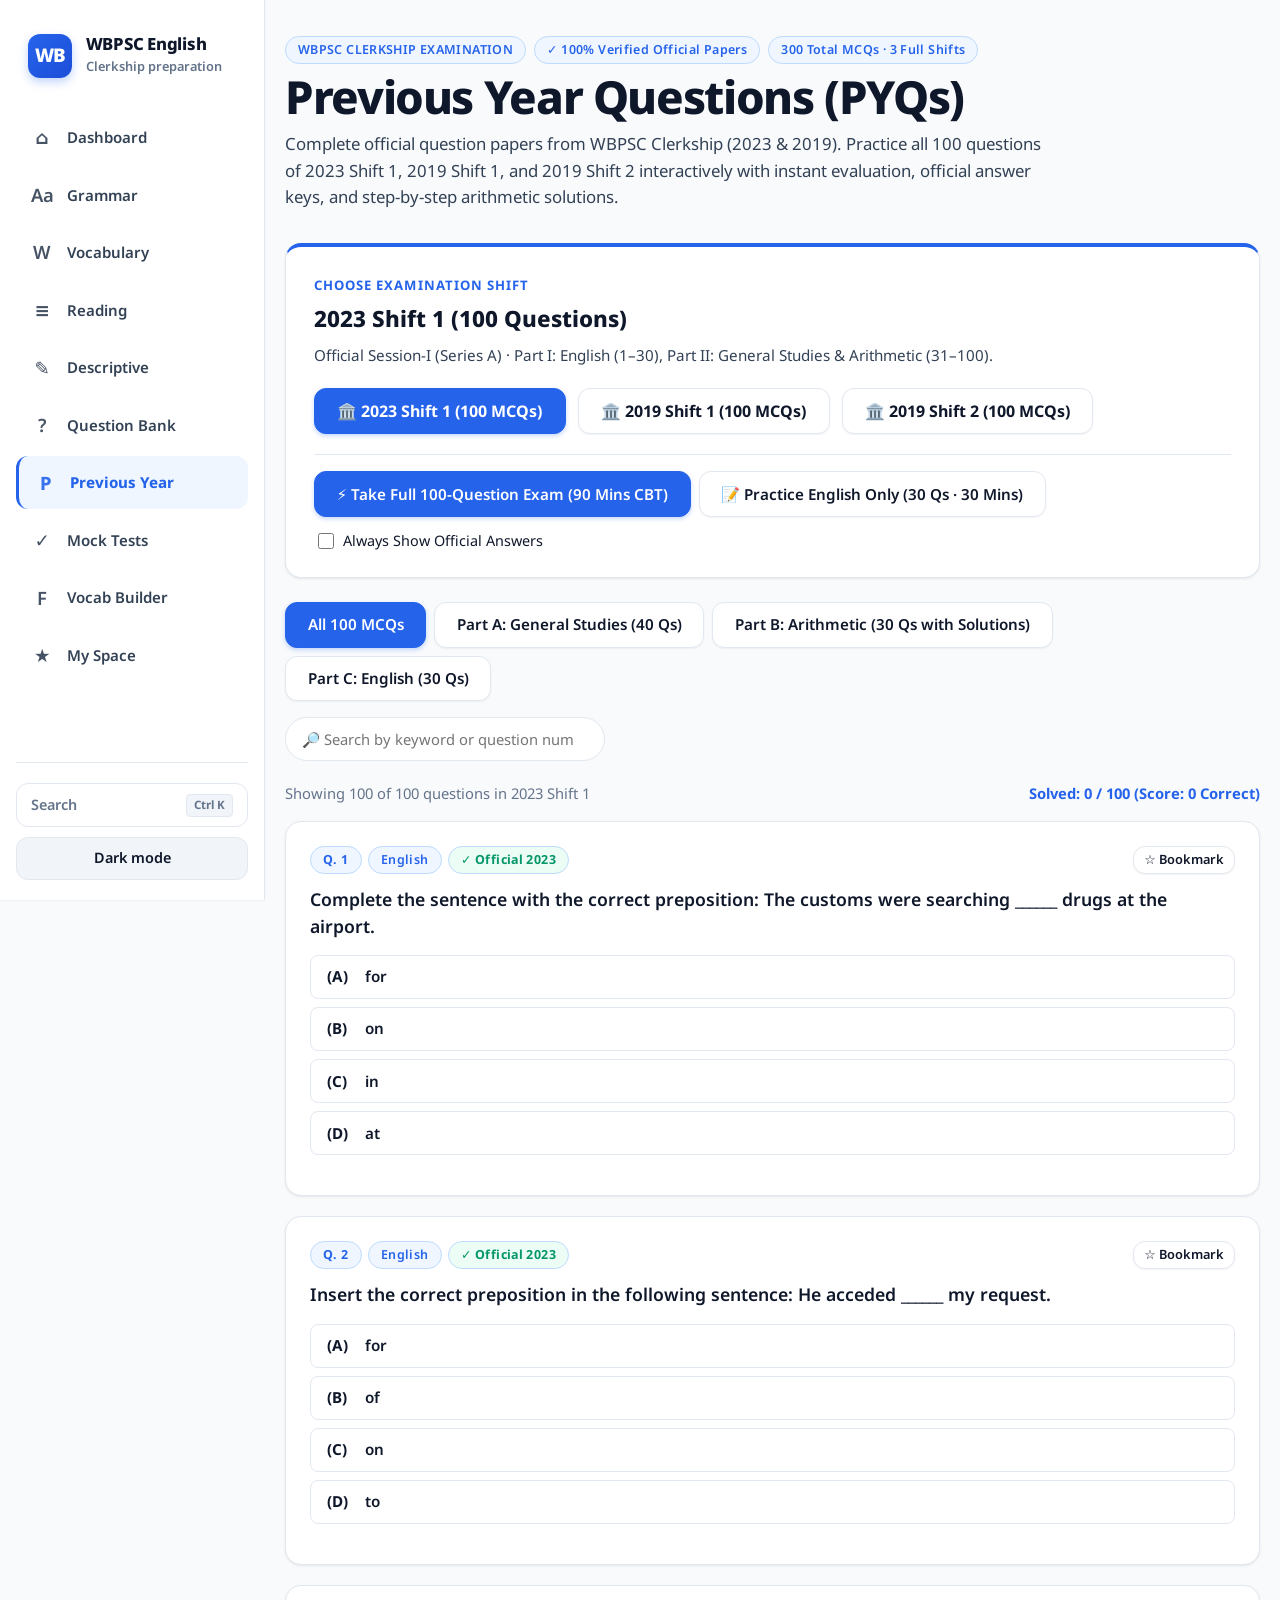
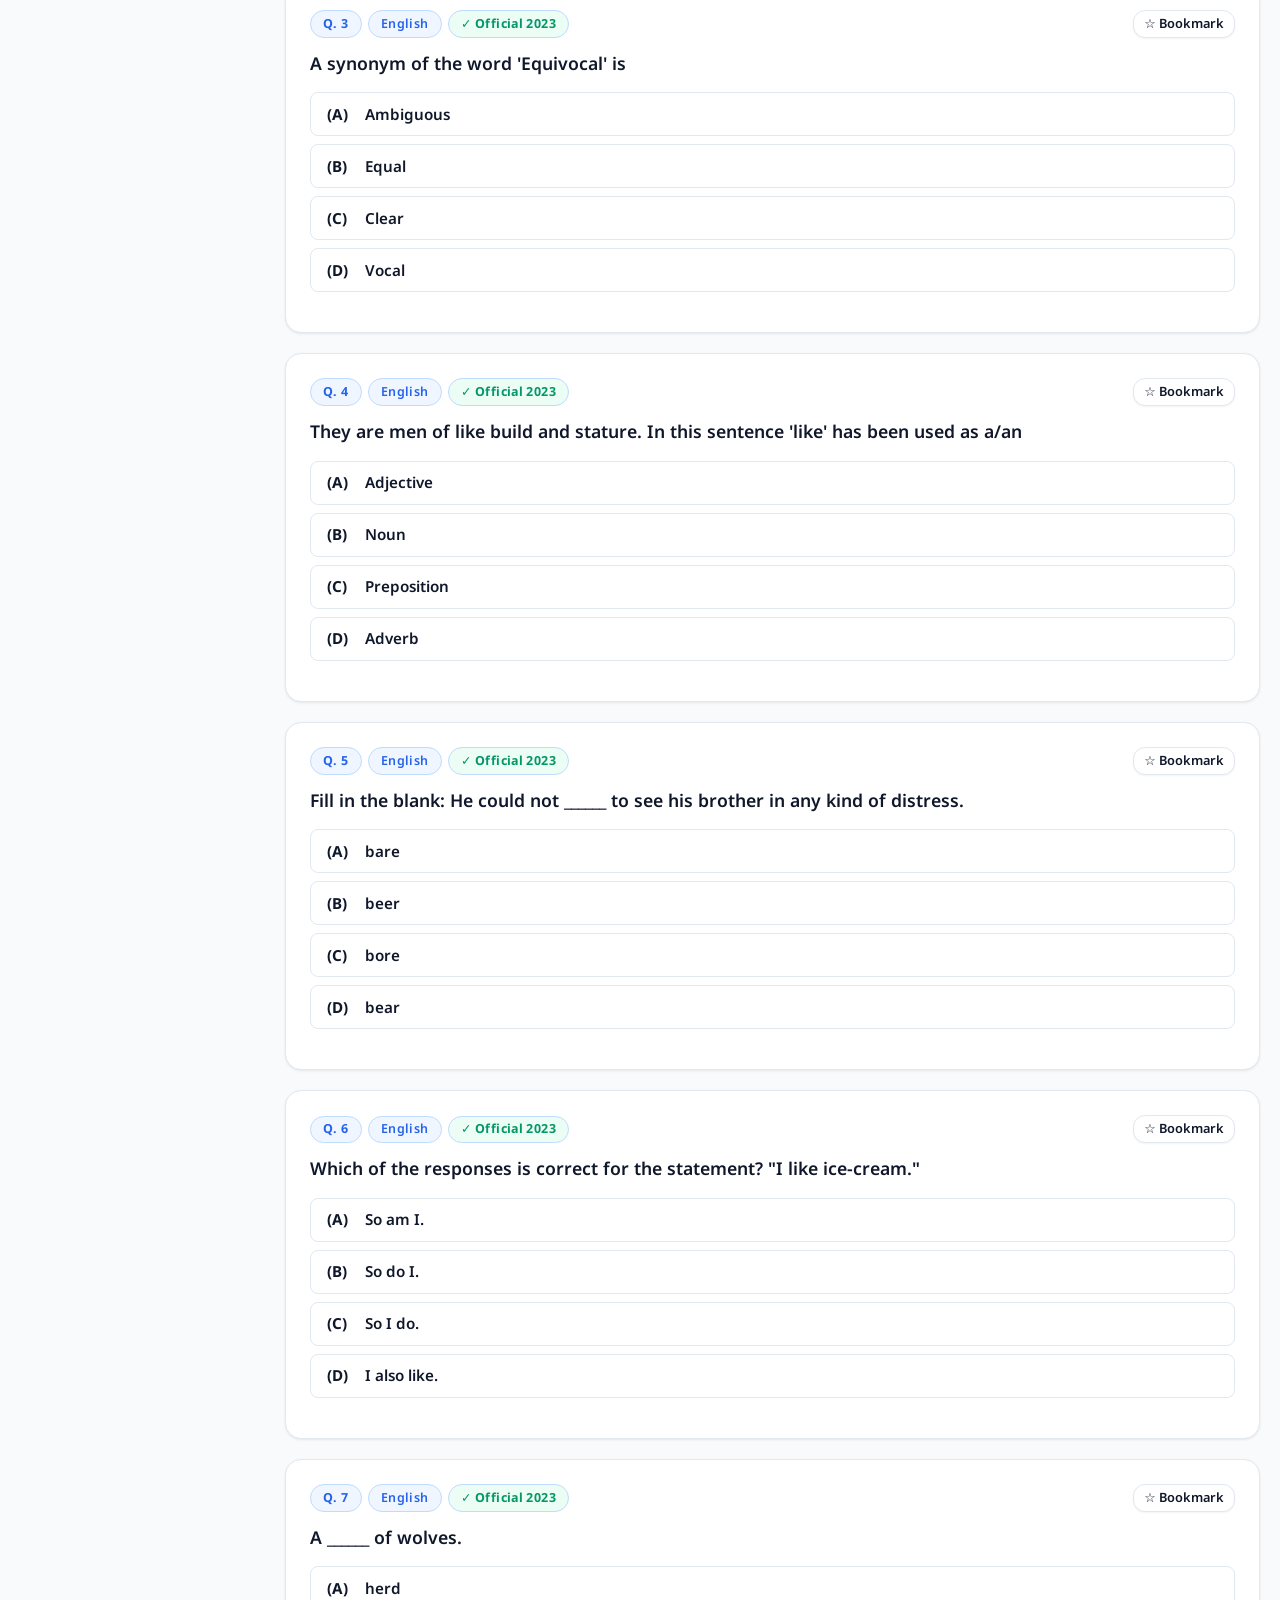
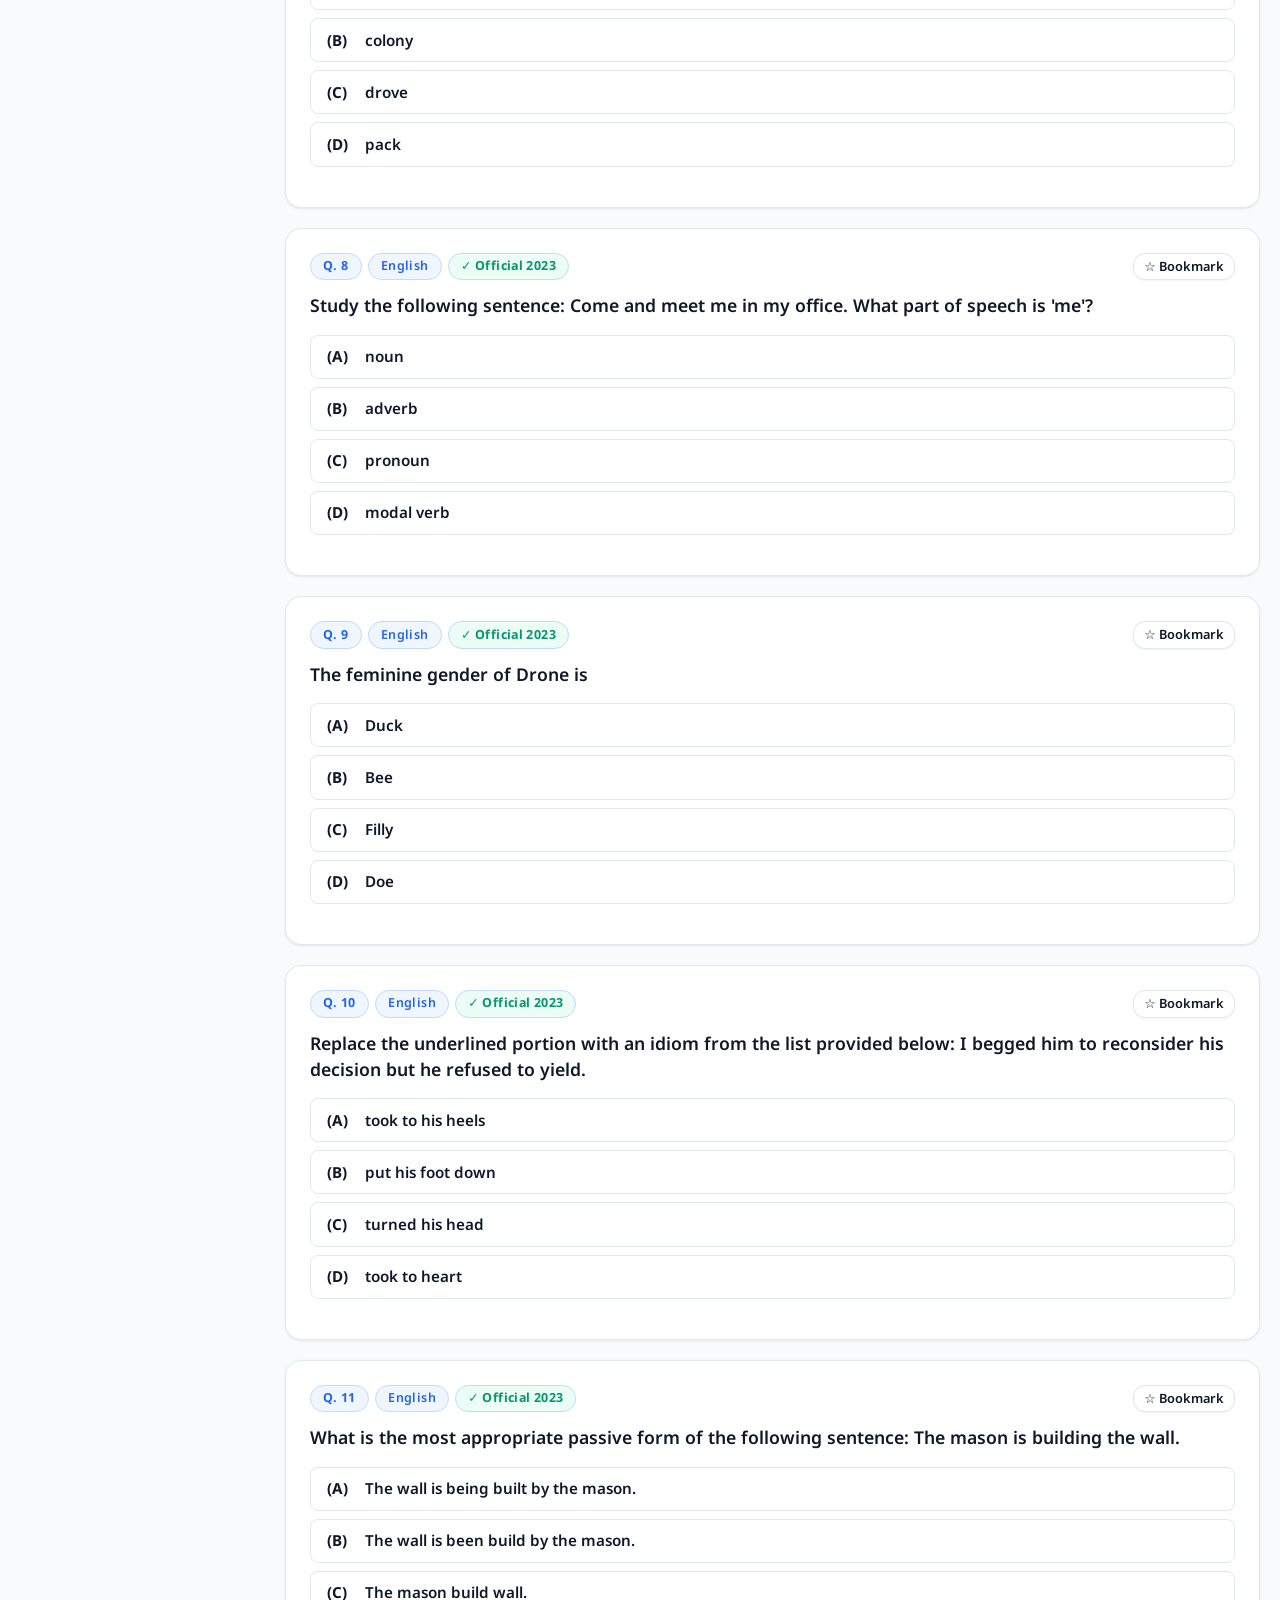
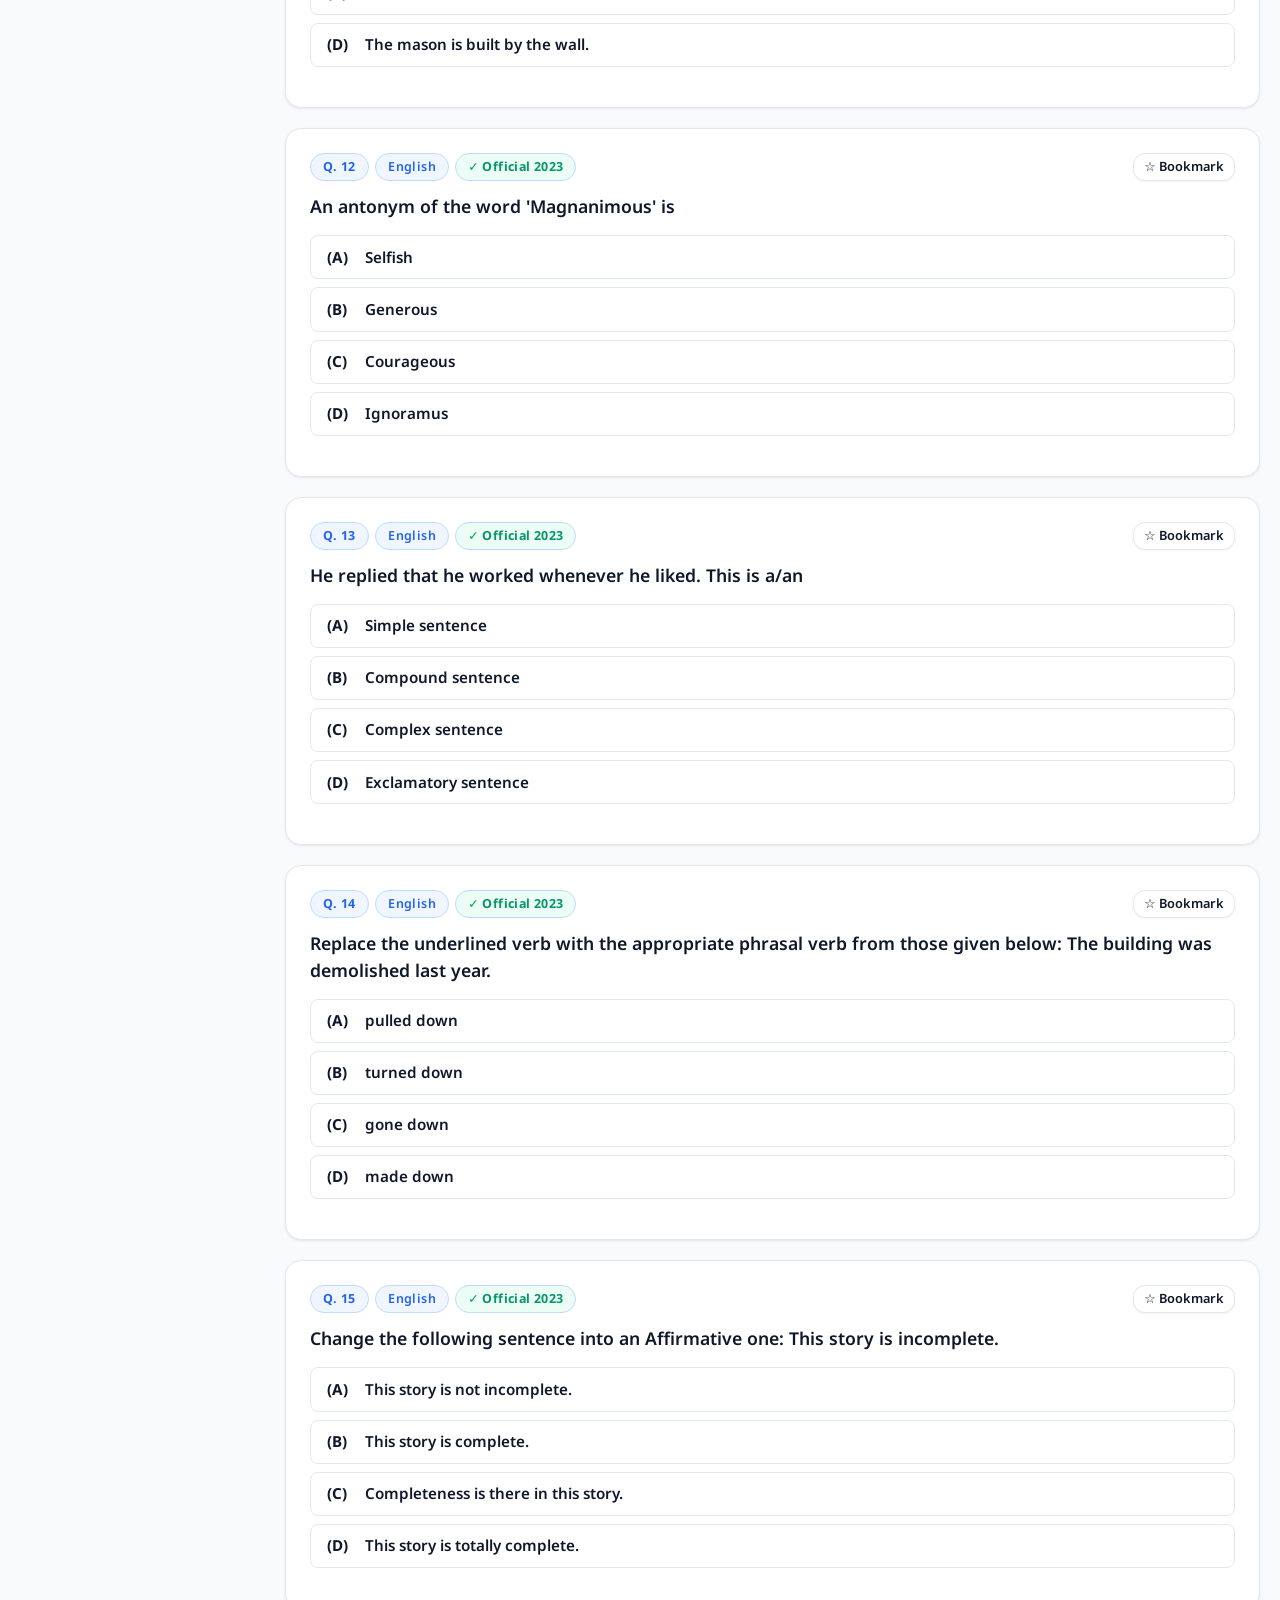
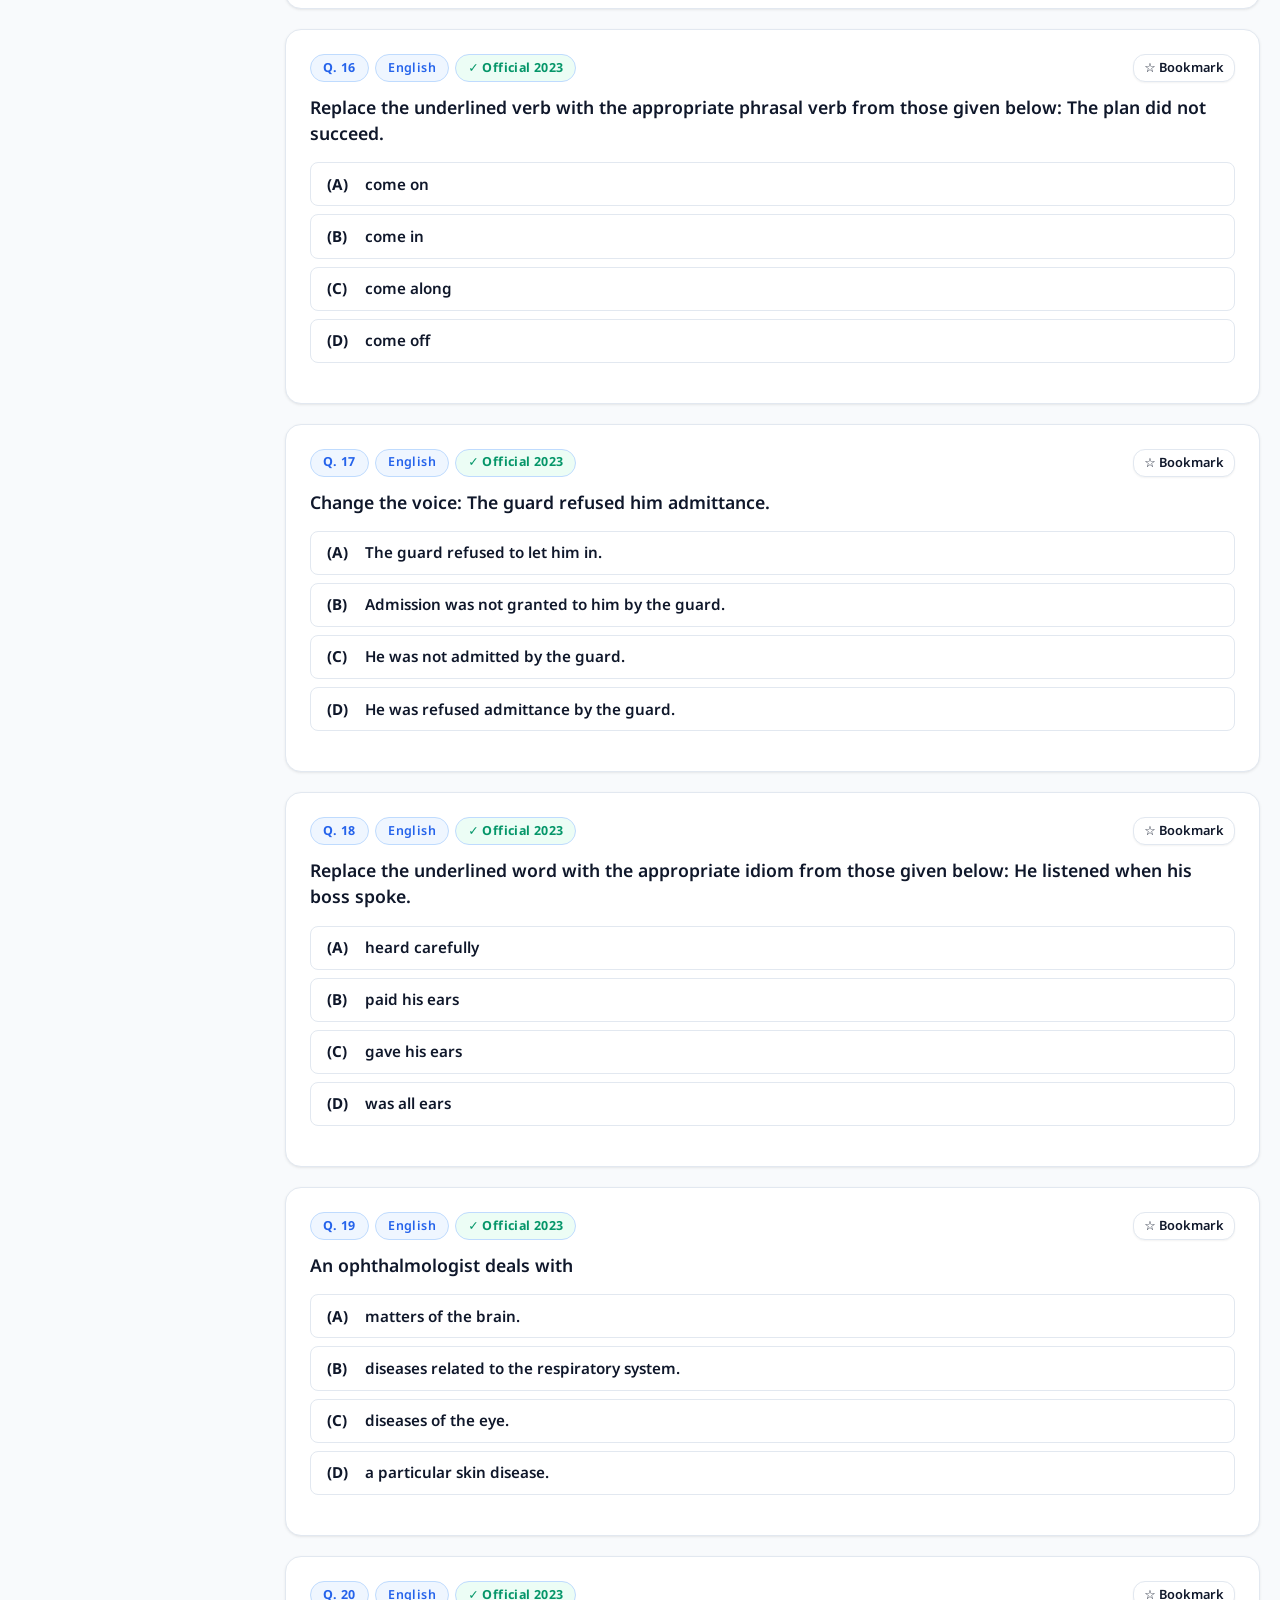
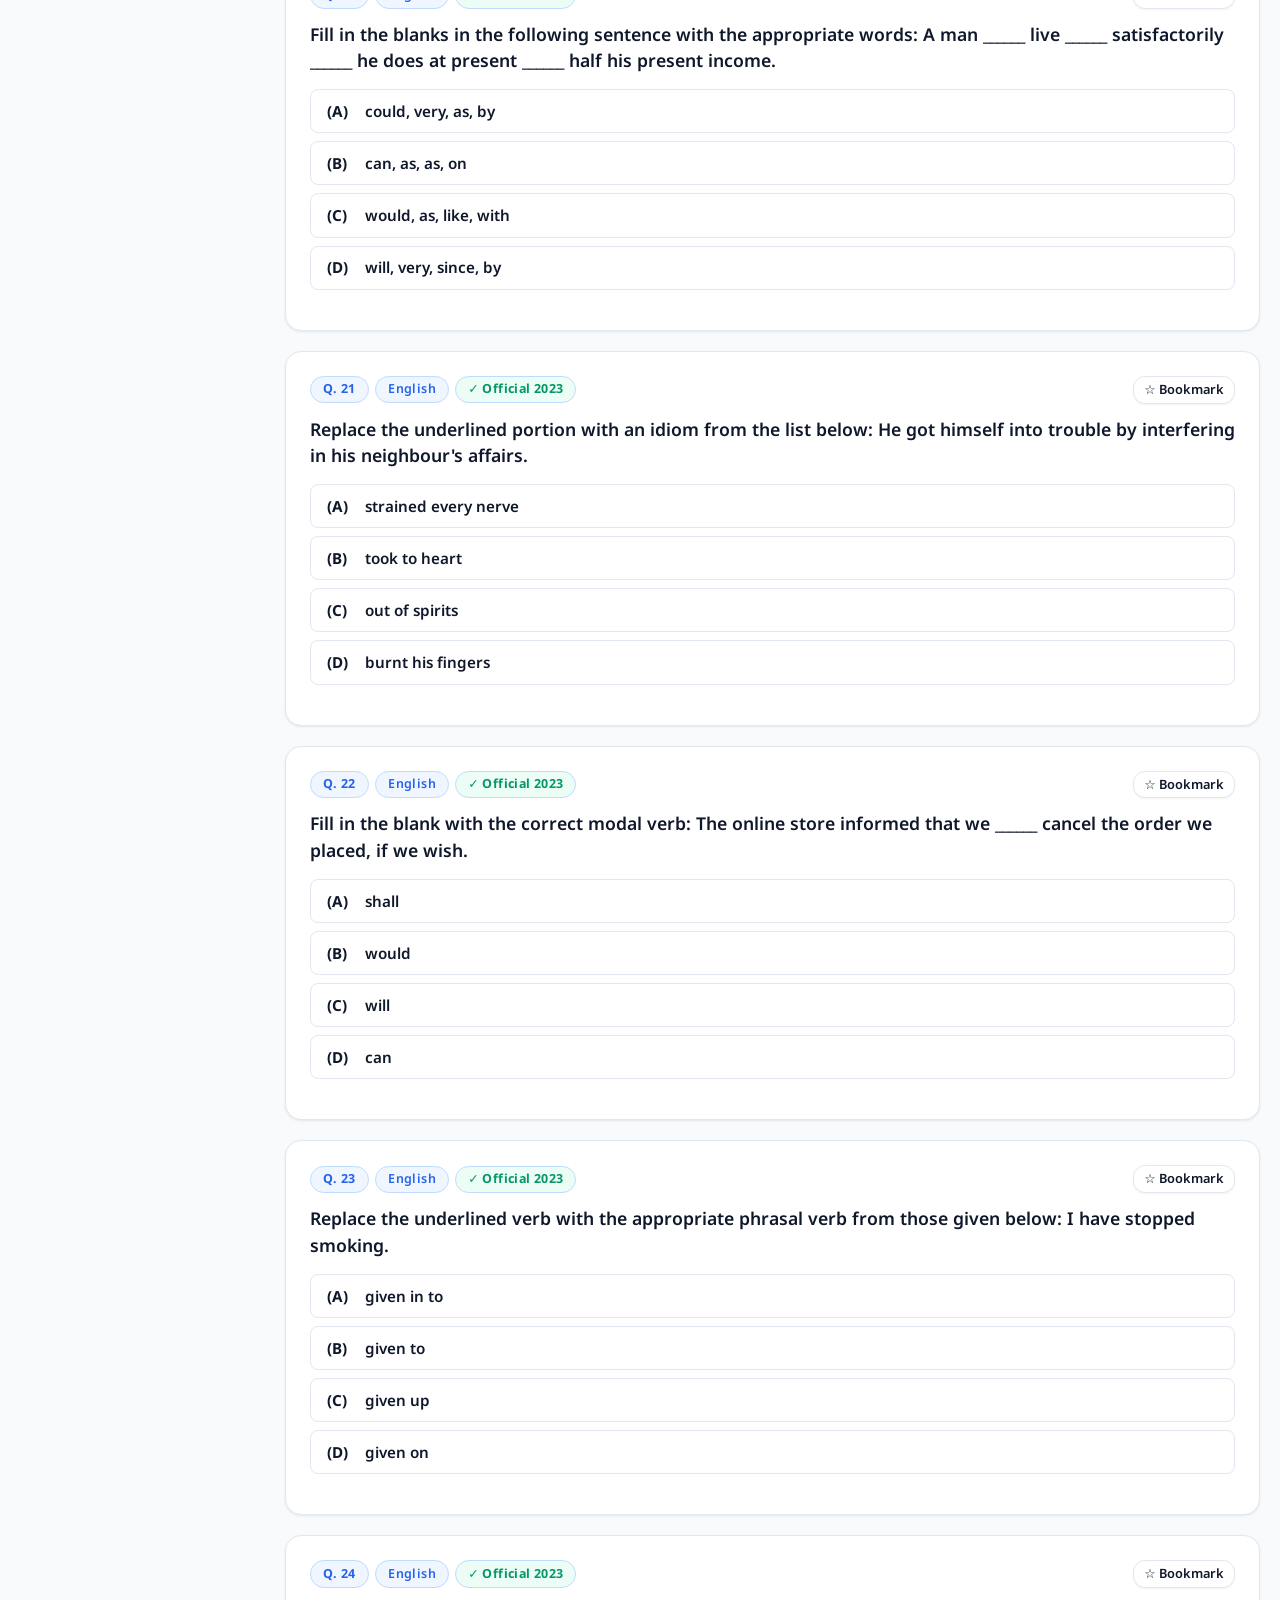
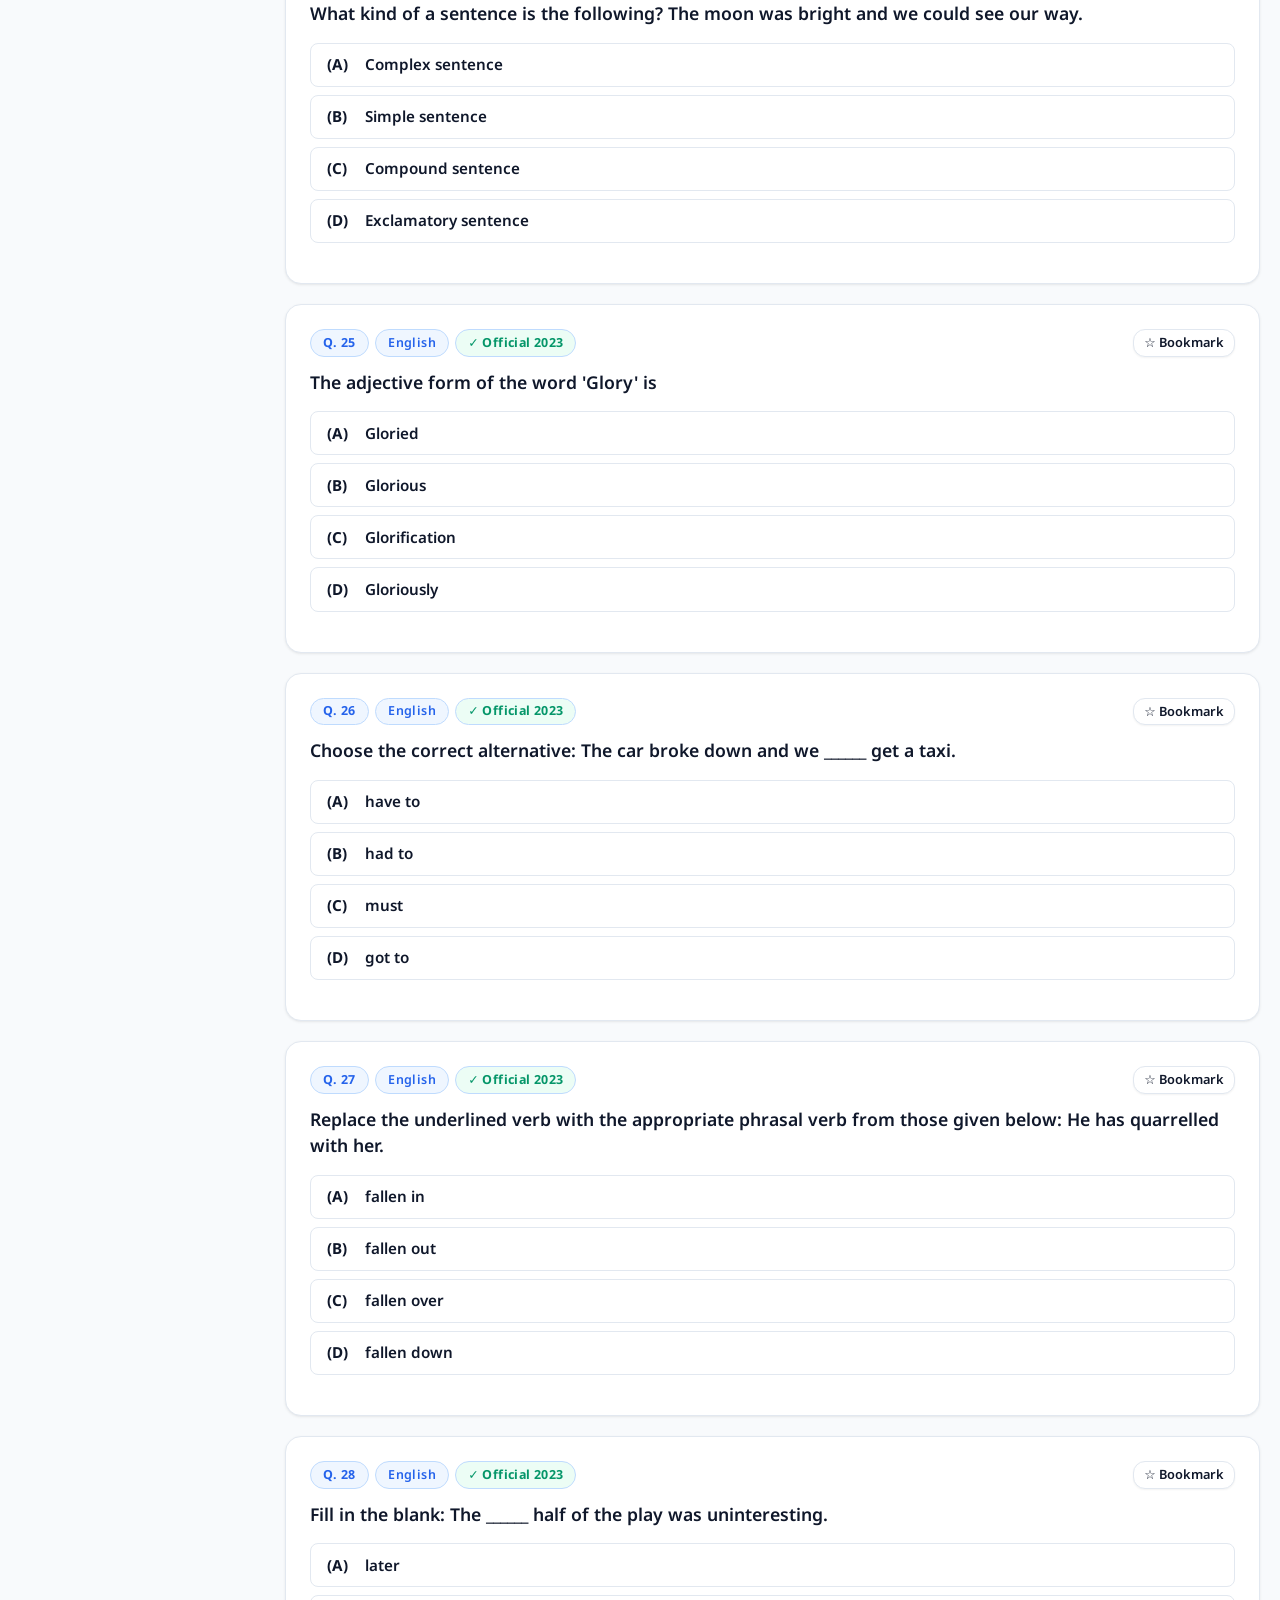
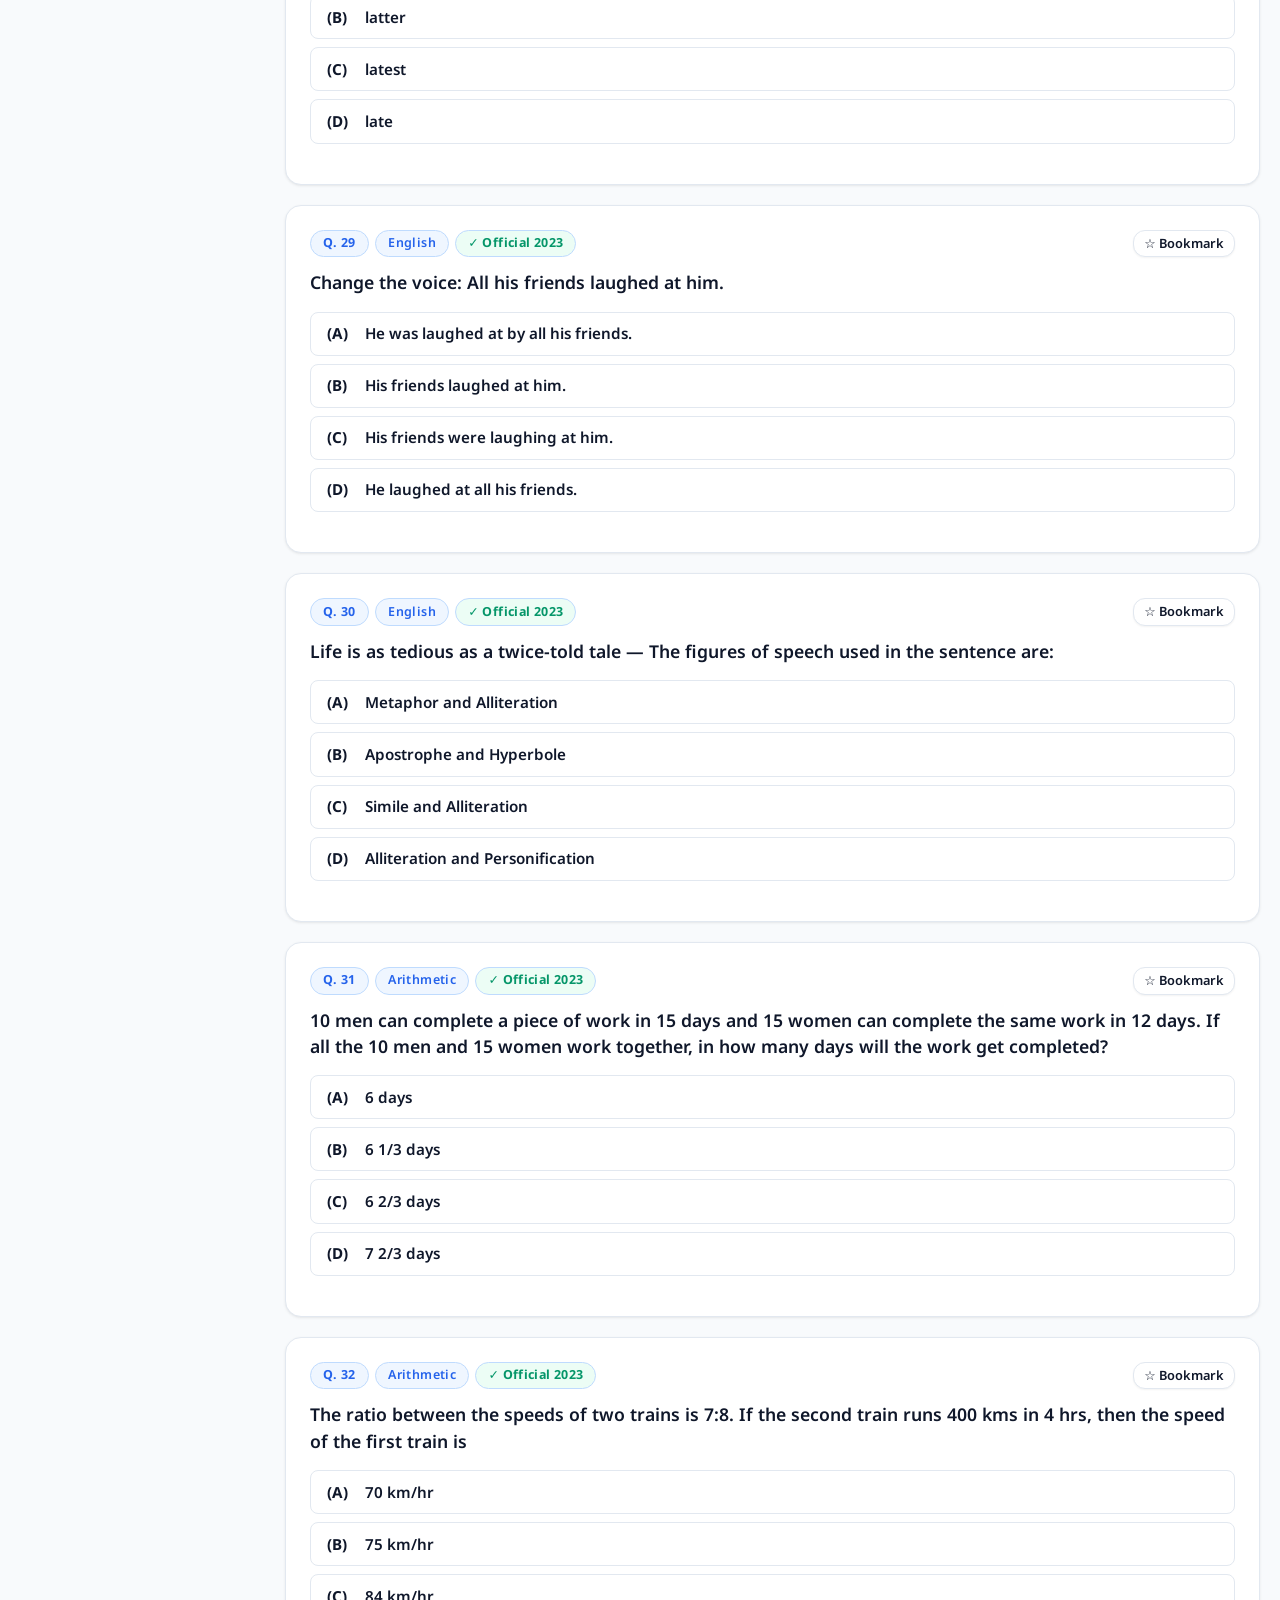
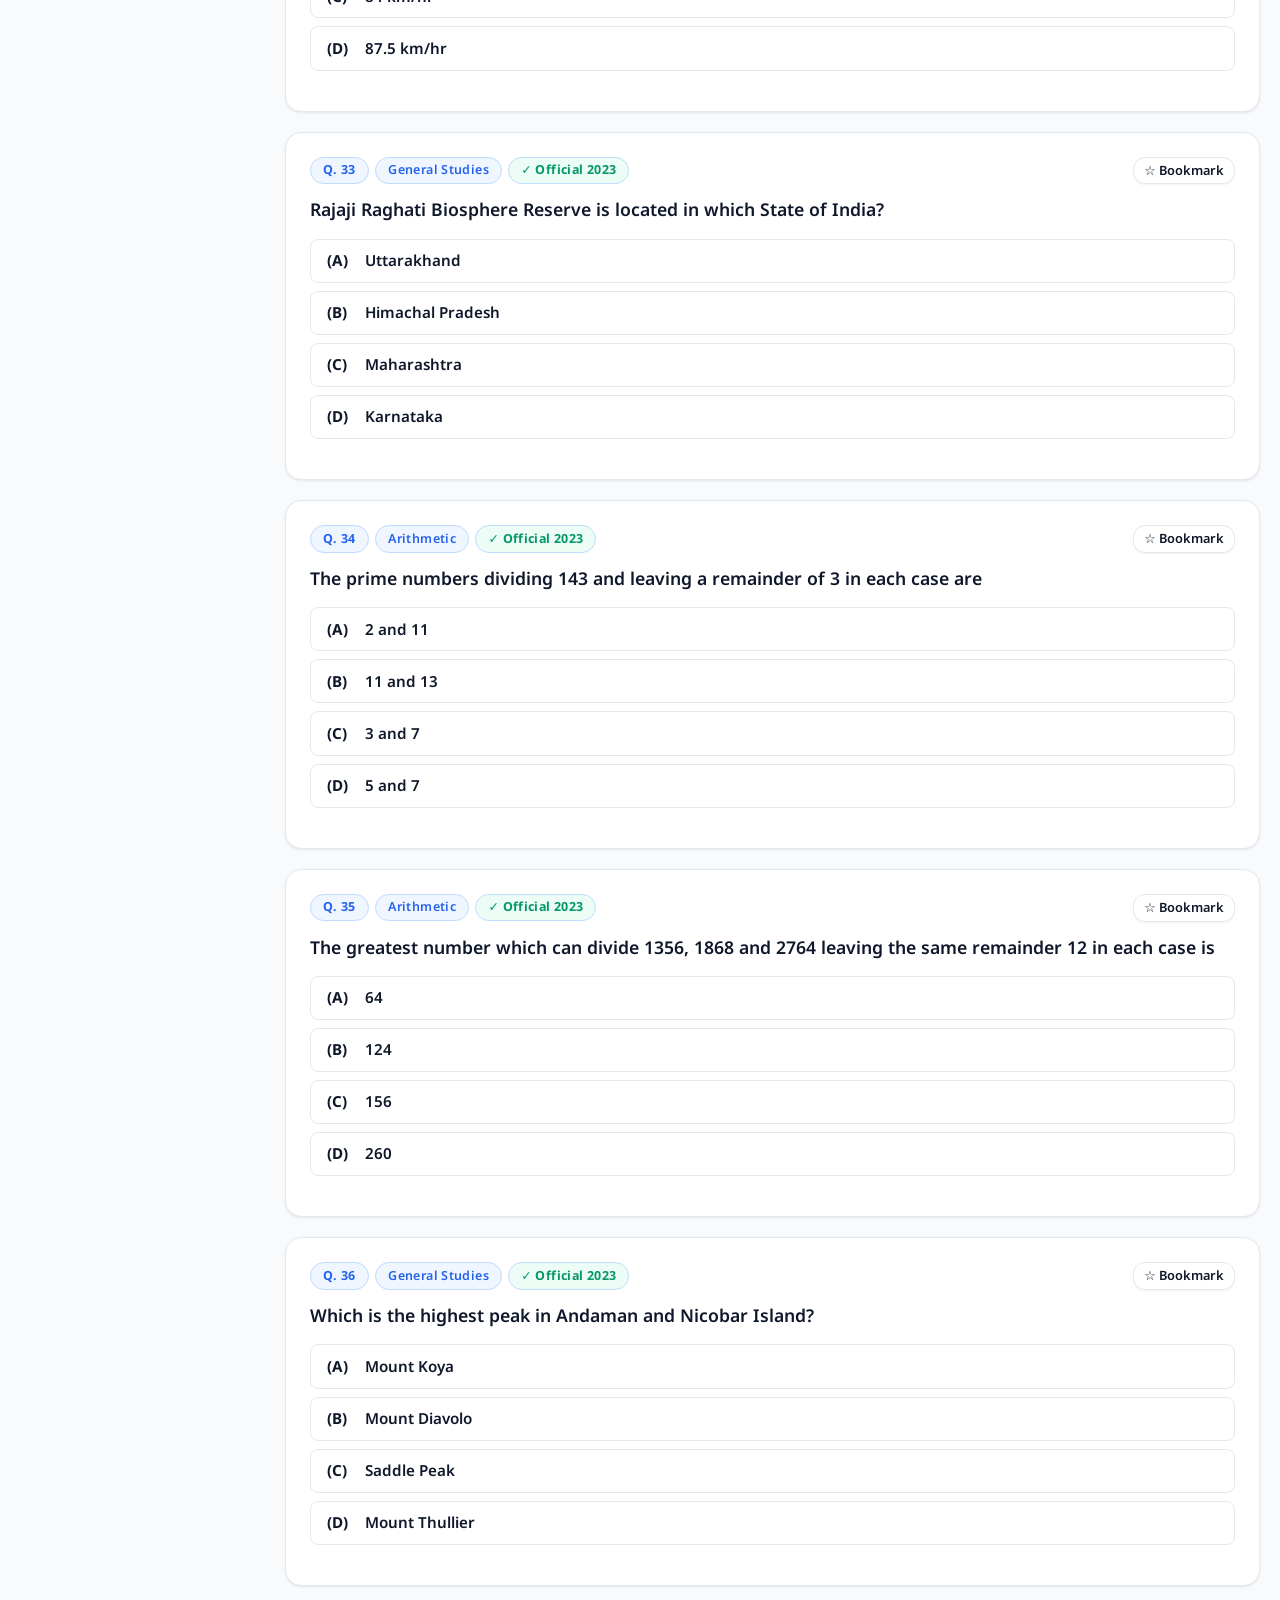
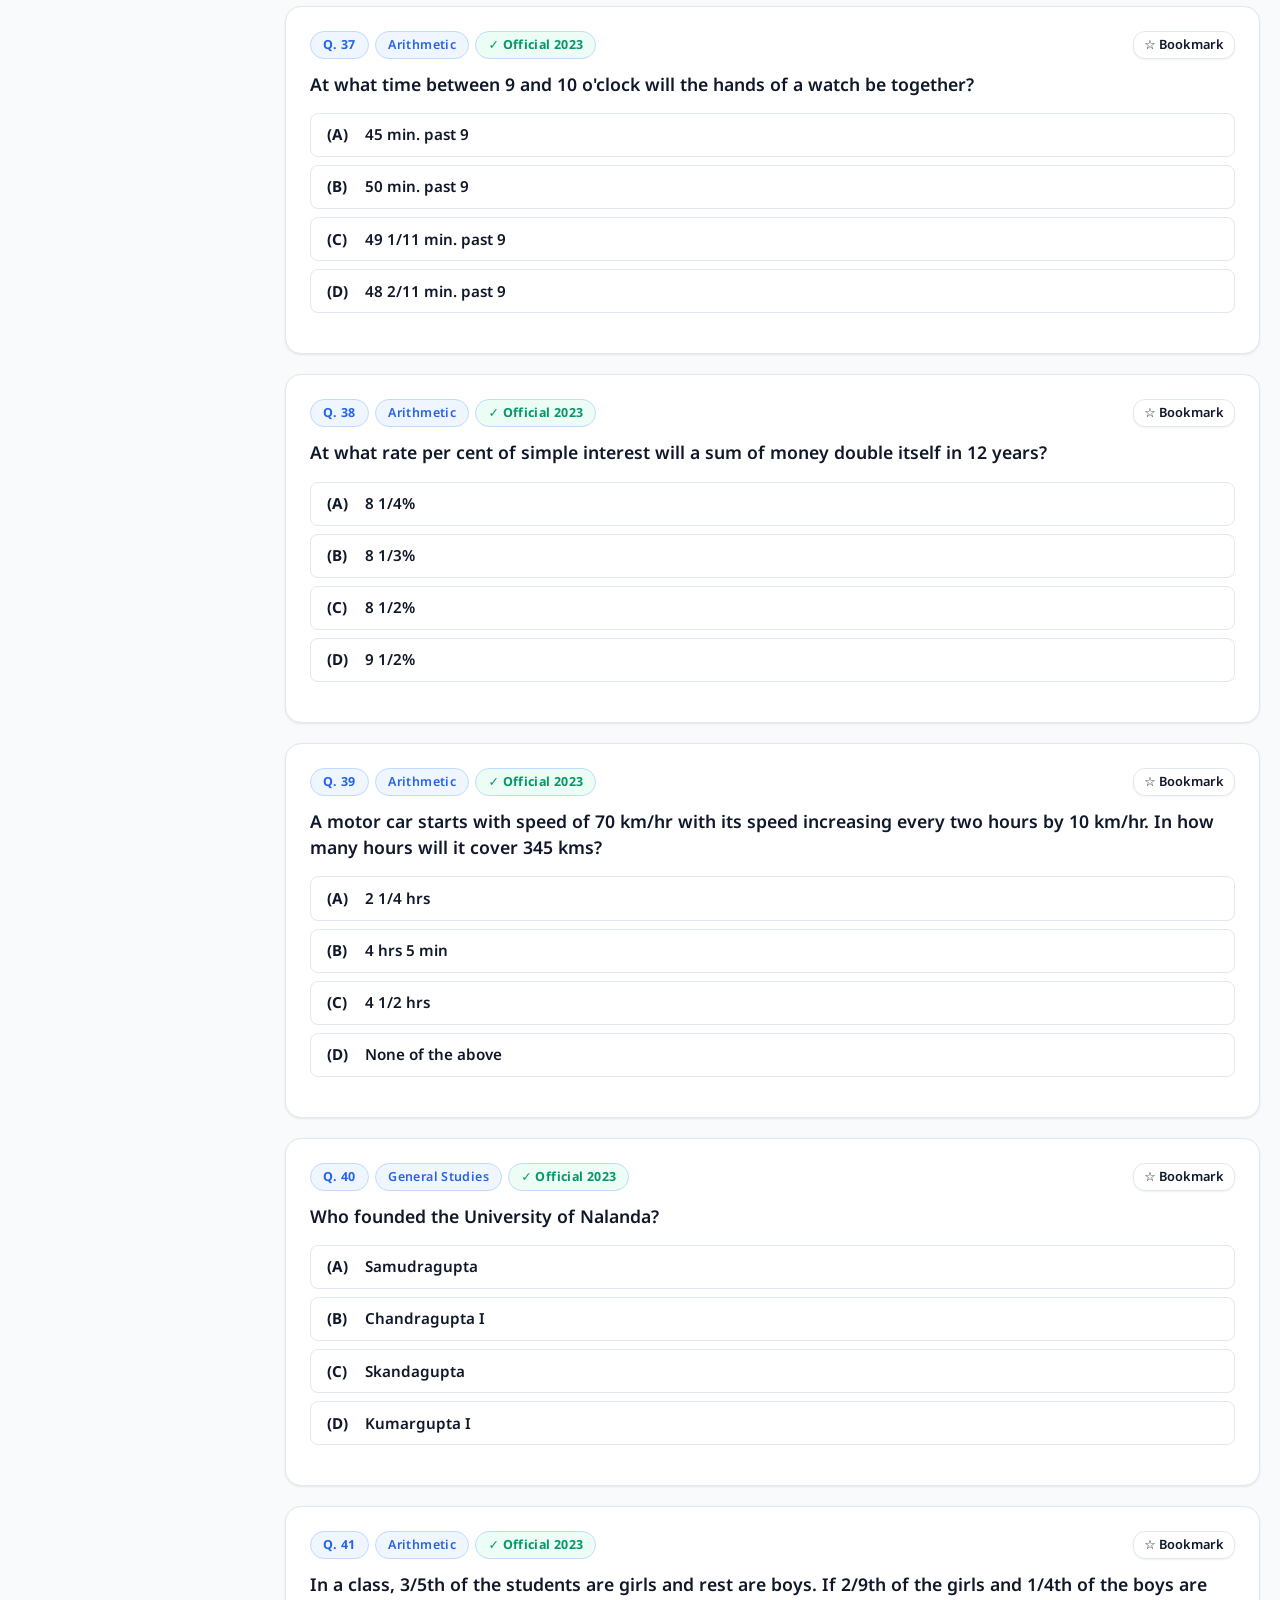
<file: pyq.html>
<!doctype html>
<html lang="en">
<head>
  <meta charset="utf-8">
  <meta name="viewport" content="width=device-width, initial-scale=1">
  <title>Previous Year Questions (PYQs) · WBPSC Clerkship</title>
  <link rel="preconnect" href="https://fonts.googleapis.com">
  <link rel="preconnect" href="https://fonts.gstatic.com" crossorigin>
  <link href="https://fonts.googleapis.com/css2?family=Noto+Sans:wght@400;500;600;700&family=Noto+Sans+Bengali:wght@400;600&display=swap" rel="stylesheet">
  <link rel="stylesheet" href="css/base.css">
  <link rel="stylesheet" href="css/theme.css">
  <link rel="stylesheet" href="css/components.css">
  <link rel="stylesheet" href="css/test.css">
  <script>
    try {
      document.documentElement.dataset.theme = JSON.parse(localStorage.getItem("wbpsc-theme") || '"light"');
    } catch(e) {
      document.documentElement.dataset.theme = "light";
    }
  </script>
</head>
<body>
  <a class="skip-link" href="#main">Skip to content</a>
  <div id="nav-root"></div>
  <main id="main" class="page">
    <header class="page-header">
      <div style="display:flex; align-items:center; gap:0.5rem; flex-wrap:wrap; margin-bottom:0.4rem;">
        <span class="badge badge-section">WBPSC CLERKSHIP EXAMINATION</span>
        <span class="badge badge-success">✓ 100% Verified Official Papers</span>
        <span class="badge badge-count">300 Total MCQs · 3 Full Shifts</span>
      </div>
      <h1>Previous Year Questions (PYQs)</h1>
      <p>Complete official question papers from WBPSC Clerkship (2023 & 2019). Practice all 100 questions of 2023 Shift 1, 2019 Shift 1, and 2019 Shift 2 interactively with instant evaluation, official answer keys, and step-by-step arithmetic solutions.</p>
    </header>

    <!-- SHIFT SELECTION HERO CONTROLS -->
    <section class="card" style="margin-bottom:1.5rem; padding:1.5rem 1.75rem; border-top:4px solid var(--primary); background:var(--surface);">
      <div style="display:flex; justify-content:space-between; align-items:center; flex-wrap:wrap; gap:1.25rem; margin-bottom:1.25rem;">
        <div>
          <span class="section-sub">Choose Examination Shift</span>
          <h2 id="active-shift-title" style="font-size:1.4rem; font-weight:800; margin:0.2rem 0 0.3rem;">2023 Shift 1 (100 Questions)</h2>
          <p id="active-shift-desc" style="margin:0; color:var(--text-secondary); font-size:0.95rem;">
            Official Session-I (Series A) · Part I: English (1–30), Part II: General Studies & Arithmetic (31–100).
          </p>
        </div>
        
        <!-- Primary Shift Buttons -->
        <div style="display:flex; gap:0.75rem; flex-wrap:wrap;">
          <button id="btn-shift-2023-s1" class="btn primary shift-select-btn active" type="button" style="padding:0.7rem 1.4rem; font-size:1rem; font-weight:700;">
            🏛️ 2023 Shift 1 (100 MCQs)
          </button>
          <button id="btn-shift-1" class="btn secondary shift-select-btn" type="button" style="padding:0.7rem 1.4rem; font-size:1rem; font-weight:700;">
            🏛️ 2019 Shift 1 (100 MCQs)
          </button>
          <button id="btn-shift-2" class="btn secondary shift-select-btn" type="button" style="padding:0.7rem 1.4rem; font-size:1rem; font-weight:700;">
            🏛️ 2019 Shift 2 (100 MCQs)
          </button>
        </div>
      </div>

      <!-- Live Test Simulation Actions -->
      <div style="display:flex; justify-content:space-between; align-items:center; flex-wrap:wrap; gap:0.75rem; padding-top:1rem; border-top:1px solid var(--border);">
        <div style="display:flex; gap:0.5rem; flex-wrap:wrap;">
          <a id="btn-take-full-test" class="btn primary" href="test.html?type=pyq-2019-s1-full&count=100">
            ⚡ Take Full 100-Question Exam (90 Mins CBT)
          </a>
          <a id="btn-take-eng-test" class="btn secondary" href="test.html?type=pyq-2019-s1&count=30">
            📝 Practice English Only (30 Qs · 30 Mins)
          </a>
        </div>
        <div style="display:flex; align-items:center; gap:0.6rem;">
          <label style="display:flex; align-items:center; gap:0.4rem; font-size:0.9rem; cursor:pointer; user-select:none;">
            <input type="checkbox" id="chk-reveal-answers" style="cursor:pointer; width:16px; height:16px;">
            <span>Always Show Official Answers</span>
          </label>
        </div>
      </div>
    </section>

    <!-- SECTION FILTER TABS (WITHIN SELECTED SHIFT) -->
    <div style="display:flex; justify-content:space-between; align-items:center; flex-wrap:wrap; gap:1rem; margin-bottom:1.25rem;">
      <div class="booklet-tabs" style="display:flex; gap:0.5rem; flex-wrap:wrap;">
        <button class="btn primary sec-filter-btn active" data-sec="all" type="button">All 100 MCQs</button>
        <button class="btn secondary sec-filter-btn" data-sec="generalStudies" type="button">Part A: General Studies (40 Qs)</button>
        <button class="btn secondary sec-filter-btn" data-sec="arithmetic" type="button">Part B: Arithmetic (30 Qs with Solutions)</button>
        <button class="btn secondary sec-filter-btn" data-sec="english" type="button">Part C: English (30 Qs)</button>
      </div>

      <!-- Quick Search Bar -->
      <div style="flex:1; max-width:320px; min-width:240px;">
        <input type="search" id="pyq-search-input" placeholder="🔎 Search by keyword or question number..." style="width:100%; padding:0.55rem 1rem; border-radius:var(--radius-pill); border:1.5px solid var(--border); background:var(--surface); color:var(--text); font-size:0.92rem;" autocomplete="off">
      </div>
    </div>

    <!-- Status Bar -->
    <div style="display:flex; justify-content:space-between; align-items:center; margin-bottom:1rem; font-size:0.92rem; color:var(--muted);">
      <span id="pyq-showing-count">Showing 100 of 100 questions</span>
      <span id="pyq-score-counter" style="font-weight:700; color:var(--primary);">Solved: 0 / 100</span>
    </div>

    <!-- QUESTIONS LIST CONTAINER -->
    <div id="pyq-container" aria-live="polite"></div>

    <!-- Bottom Actions -->
    <div style="text-align:center; margin-top:2.5rem; padding:1.5rem; background:var(--surface); border-radius:var(--radius-md); border:1px solid var(--border);">
      <h3 style="margin:0 0 0.5rem; font-size:1.15rem;">Ready to test yourself under real exam conditions?</h3>
      <p style="margin:0 0 1rem; color:var(--text-secondary); font-size:0.95rem;">Experience authentic computer-based testing with official timing, negative marking, and performance analytics.</p>
      <div style="display:flex; justify-content:center; gap:0.75rem; flex-wrap:wrap;">
        <a id="btn-bottom-full" class="btn primary" href="test.html?type=pyq-2019-s1-full&count=100">Start 100-Question CBT Mock Exam</a>
        <a class="btn secondary" href="mock-tests.html">Explore All Mock Tests</a>
      </div>
    </div>
  </main>

  <script src="js/storage.js"></script>
  <script src="js/bookmarks.js"></script>
  <script src="js/app.js"></script>
  <script>
    (() => {
      let shift2023s1Questions = [];
      let shift1Questions = [];
      let shift2Questions = [];
      let currentShift = "2023-s1"; // "2023-s1", "2019-s1", "2019-s2"
      let currentSection = "all"; // "all", "generalStudies", "arithmetic", "english"
      let searchKeyword = "";
      let revealAlways = false;

      // Track user attempts for this session
      const userAnswers = {};

      const shiftTitle = document.querySelector("#active-shift-title");
      const shiftDesc = document.querySelector("#active-shift-desc");
      const btnShift2023s1 = document.querySelector("#btn-shift-2023-s1");
      const btnShift1 = document.querySelector("#btn-shift-1");
      const btnShift2 = document.querySelector("#btn-shift-2");
      const btnTakeFull = document.querySelector("#btn-take-full-test");
      const btnTakeEng = document.querySelector("#btn-take-eng-test");
      const btnBottomFull = document.querySelector("#btn-bottom-full");
      const secBtns = document.querySelectorAll(".sec-filter-btn");
      const chkReveal = document.querySelector("#chk-reveal-answers");
      const searchInput = document.querySelector("#pyq-search-input");
      const container = document.querySelector("#pyq-container");
      const showingCount = document.querySelector("#pyq-showing-count");
      const scoreCounter = document.querySelector("#pyq-score-counter");

      async function init() {
        try {
          const [r2023s1, r1, r2] = await Promise.all([
            fetch("data/pyq/2023-shift1-100.json"),
            fetch("data/pyq/2019-shift1-100.json"),
            fetch("data/pyq/2019-shift2-100.json")
          ]);
          if (r2023s1.ok) shift2023s1Questions = await r2023s1.json();
          if (r1.ok) shift1Questions = await r1.json();
          if (r2.ok) shift2Questions = await r2.json();
        } catch (e) {
          console.warn("Could not load shift datasets", e);
        }
        render();
      }

      function updateShiftControls() {
        if (currentShift === "2023-s1") {
          shiftTitle.textContent = "2023 Shift 1 (100 Questions)";
          shiftDesc.textContent = "Official Session-I (Series A) · Part I: English (1–30), Part II: General Studies & Arithmetic (31–100).";
          btnShift2023s1.className = "btn primary shift-select-btn active";
          btnShift1.className = "btn secondary shift-select-btn";
          btnShift2.className = "btn secondary shift-select-btn";
          btnTakeFull.href = "test.html?type=pyq-2023-s1-full&count=100";
          btnTakeEng.href = "test.html?type=pyq-2023-s1&count=30";
          btnBottomFull.href = "test.html?type=pyq-2023-s1-full&count=100";
          btnBottomFull.textContent = "Start 2023 Shift 1 (100 Qs) Mock Exam";
        } else if (currentShift === "2019-s1") {
          shiftTitle.textContent = "2019 Shift 1 (100 Questions)";
          shiftDesc.textContent = "Test Booklet Series A (DBF/19) · General Studies (1–40), Arithmetic (41–70), English (71–100).";
          btnShift1.className = "btn primary shift-select-btn active";
          btnShift2023s1.className = "btn secondary shift-select-btn";
          btnShift2.className = "btn secondary shift-select-btn";
          btnTakeFull.href = "test.html?type=pyq-2019-s1-full&count=100";
          btnTakeEng.href = "test.html?type=pyq-2019-s1&count=30";
          btnBottomFull.href = "test.html?type=pyq-2019-s1-full&count=100";
          btnBottomFull.textContent = "Start 2019 Shift 1 (100 Qs) Mock Exam";
        } else {
          shiftTitle.textContent = "2019 Shift 2 (100 Questions)";
          shiftDesc.textContent = "Official 2nd Shift Paper · General Studies (1–40), Arithmetic (41–70), English (71–100).";
          btnShift2.className = "btn primary shift-select-btn active";
          btnShift2023s1.className = "btn secondary shift-select-btn";
          btnShift1.className = "btn secondary shift-select-btn";
          btnTakeFull.href = "test.html?type=pyq-2019-s2-full&count=100";
          btnTakeEng.href = "test.html?type=pyq-2019-s2&count=30";
          btnBottomFull.href = "test.html?type=pyq-2019-s2-full&count=100";
          btnBottomFull.textContent = "Start 2019 Shift 2 (100 Qs) Mock Exam";
        }
      }

      function render() {
        updateShiftControls();
        const activeList = (currentShift === "2023-s1") 
          ? shift2023s1Questions 
          : (currentShift === "2019-s1" ? shift1Questions : shift2Questions);
        const qTerm = searchKeyword.toLowerCase();

        const filtered = activeList.filter(q => {
          // Section filter
          if (currentSection !== "all" && q.section !== currentSection) return false;
          // Search filter
          if (!qTerm) return true;
          return (q.qNum && String(q.qNum) === qTerm) ||
                 (q.question && q.question.toLowerCase().includes(qTerm)) ||
                 (q.explanation && q.explanation.toLowerCase().includes(qTerm)) ||
                 (q.options && q.options.some(opt => opt.toLowerCase().includes(qTerm)));
        });

        const shiftDisplayLabel = currentShift === "2023-s1" ? "2023 Shift 1" : (currentShift === "2019-s1" ? "2019 Shift 1" : "2019 Shift 2");
        showingCount.textContent = `Showing ${filtered.length} of ${activeList.length} questions in ${shiftDisplayLabel}`;

        // Count solved in current shift
        let solvedCount = 0;
        let correctCount = 0;
        activeList.forEach(q => {
          if (userAnswers[q.id] !== undefined) {
            solvedCount++;
            if (userAnswers[q.id] === q.answer) correctCount++;
          }
        });
        scoreCounter.textContent = `Solved: ${solvedCount} / ${activeList.length} (Score: ${correctCount} Correct)`;

        if (filtered.length === 0) {
          container.innerHTML = `
            <article class="card" style="text-align:center; padding:2.5rem 1.5rem;">
              <p style="font-size:1.1rem; color:var(--muted); margin:0;">No questions match your current search or section filter.</p>
            </article>
          `;
          return;
        }

        container.innerHTML = filtered.map((q) => {
          const userChoice = userAnswers[q.id];
          const hasAttempted = userChoice !== undefined;
          const isCorrect = userChoice === q.answer;
          const shouldShowFeedback = hasAttempted || revealAlways;

          let sectionBadgeClass = "badge-neutral";
          let sectionLabel = "Question";
          if (q.section === "generalStudies") { sectionBadgeClass = "badge-primary"; sectionLabel = "General Studies"; }
          else if (q.section === "arithmetic") { sectionBadgeClass = "badge-count"; sectionLabel = "Arithmetic"; }
          else if (q.section === "english") { sectionBadgeClass = "badge-success"; sectionLabel = "English"; }

          return `
            <article class="card pyq-question-card" id="card-${q.id}" style="margin-bottom:1.25rem; border:1px solid var(--border); transition:all 0.2s ease;">
              <div class="meta-row" style="display:flex; justify-content:space-between; align-items:center; flex-wrap:wrap; gap:0.5rem; margin-bottom:0.75rem;">
                <div style="display:flex; gap:0.4rem; flex-wrap:wrap; align-items:center;">
                  <span class="badge ${sectionBadgeClass}" style="font-weight:700;">Q. ${q.qNum}</span>
                  <span class="badge badge-neutral">${sectionLabel}</span>
                  <span class="badge" style="background:var(--success-soft); color:var(--success); font-weight:700;">✓ Official ${(q.year && q.year.startsWith("2023")) ? "2023" : "2019"}</span>
                </div>
                <button class="btn secondary bookmark-btn" type="button" style="padding:0.25rem 0.65rem; font-size:0.8rem;" data-id="${q.id}">
                  ${WBPSCBookmarks.has("q-" + q.id) ? "★ Bookmarked" : "☆ Bookmark"}
                </button>
              </div>

              <h2 style="font-size:1.1rem; line-height:1.5; font-weight:600; margin:0 0 1rem;">${q.question}</h2>

              <!-- Interactive Option Buttons -->
              <div class="interactive-options-list" style="display:grid; gap:0.5rem; margin-bottom:1rem;">
                ${(q.options || []).map((opt, i) => {
                  let optStyle = "background:var(--surface); border:1.5px solid var(--border); color:var(--text);";
                  let tag = "";

                  if (shouldShowFeedback) {
                    if (i === q.answer) {
                      optStyle = "background:var(--success-soft); border:1.5px solid var(--success); color:var(--success); font-weight:700;";
                      tag = " ✓ (Official Answer Key)";
                    } else if (hasAttempted && i === userChoice && !isCorrect) {
                      optStyle = "background:var(--danger-soft, #fee2e2); border:1.5px solid var(--danger); color:var(--danger); font-weight:700;";
                      tag = " ✗ (Your Choice)";
                    }
                  } else if (hasAttempted && i === userChoice) {
                    optStyle = "background:var(--primary-soft, #e0e7ff); border:1.5px solid var(--primary); font-weight:700;";
                  }

                  return `
                    <button class="btn pyq-opt-btn" type="button" data-qid="${q.id}" data-opt="${i}" style="text-align:left; justify-content:flex-start; padding:0.65rem 1rem; border-radius:8px; font-size:0.95rem; cursor:pointer; transition:all 0.15s ease; ${optStyle}">
                      <span style="font-weight:700; margin-right:0.5rem; width:22px; display:inline-block;">(${String.fromCharCode(65 + i)})</span>
                      <span>${opt}${tag}</span>
                    </button>
                  `;
                }).join("")}
              </div>

              <!-- Explanation & Solution Drawer (revealed on attempt or toggle) -->
              <div class="pyq-explanation-drawer ${shouldShowFeedback ? "" : "hidden"}" style="background:var(--surface-subtle); border-left:3px solid var(--primary); padding:0.85rem 1.15rem; border-radius:6px; margin-top:0.75rem;">
                <div style="margin-bottom:0.4rem; font-size:0.95rem; line-height:1.5;">
                  <strong style="color:var(--success);">Official Key: Option (${String.fromCharCode(65 + q.answer)})</strong> — <span>${q.options[q.answer]}</span>
                </div>
                ${q.solution ? `
                  <div style="margin-bottom:0.4rem; font-size:0.92rem; background:var(--surface); padding:0.6rem 0.8rem; border-radius:4px; border:1px solid var(--border-subtle);">
                    <strong>Step-by-Step Solution:</strong> ${q.solution}
                  </div>
                ` : ""}
                <p style="margin:0 0 0.35rem; font-size:0.92rem; color:var(--text); line-height:1.5;">
                  <strong>Explanation:</strong> ${q.explanation}
                </p>
                ${q.bengaliHint ? `
                  <p style="margin:0; font-size:0.92rem; font-family:'Noto Sans Bengali', sans-serif; color:var(--primary); line-height:1.6;">
                    <strong>বাংলা সহায়িকা:</strong> ${q.bengaliHint}
                  </p>
                ` : ""}
              </div>
            </article>
          `;
        }).join("");

        // Attach listeners to interactive options
        container.querySelectorAll(".pyq-opt-btn").forEach(btn => {
          btn.addEventListener("click", () => {
            const qId = btn.dataset.qid;
            const optIdx = parseInt(btn.dataset.opt, 10);
            userAnswers[qId] = optIdx;
            render();
          });
        });

        // Attach bookmark listeners
        container.querySelectorAll(".bookmark-btn").forEach(btn => {
          btn.addEventListener("click", () => {
            const qId = btn.dataset.id;
            WBPSCBookmarks.toggle("q-" + qId);
            btn.textContent = WBPSCBookmarks.has("q-" + qId) ? "★ Bookmarked" : "☆ Bookmark";
          });
        });
      }

      // Shift Buttons
      btnShift2023s1.addEventListener("click", () => {
        currentShift = "2023-s1";
        render();
        window.scrollTo({ top: 0, behavior: "smooth" });
      });

      btnShift1.addEventListener("click", () => {
        currentShift = "2019-s1";
        render();
        window.scrollTo({ top: 0, behavior: "smooth" });
      });

      btnShift2.addEventListener("click", () => {
        currentShift = "2019-s2";
        render();
        window.scrollTo({ top: 0, behavior: "smooth" });
      });

      // Section Filter Buttons
      secBtns.forEach(btn => {
        btn.addEventListener("click", () => {
          secBtns.forEach(b => { b.className = "btn secondary sec-filter-btn"; });
          btn.className = "btn primary sec-filter-btn active";
          currentSection = btn.dataset.sec;
          render();
        });
      });

      // Search Listener
      searchInput.addEventListener("input", () => {
        searchKeyword = searchInput.value.trim();
        render();
      });

      // Always Reveal Answers Checkbox
      chkReveal.addEventListener("change", () => {
        revealAlways = chkReveal.checked;
        render();
      });

      init();
    })();
  </script>
</body>
</html>
</file>
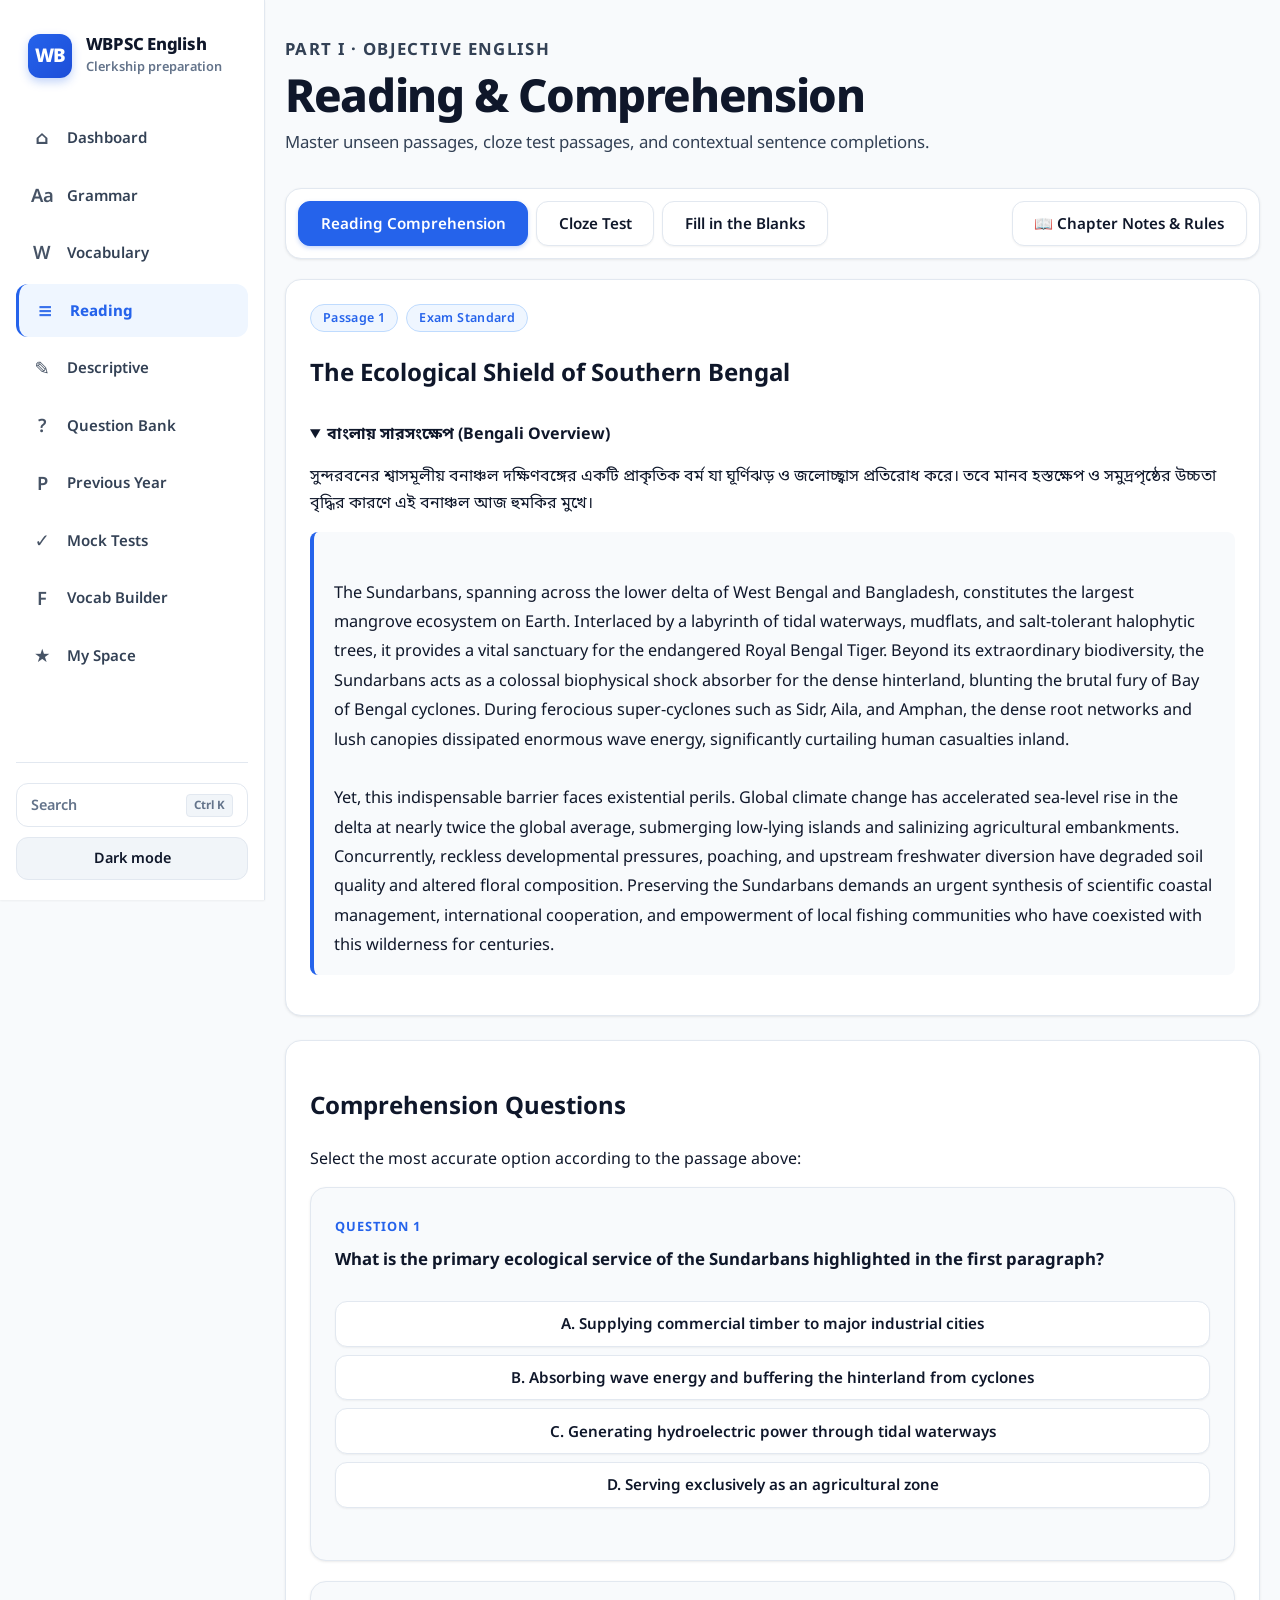
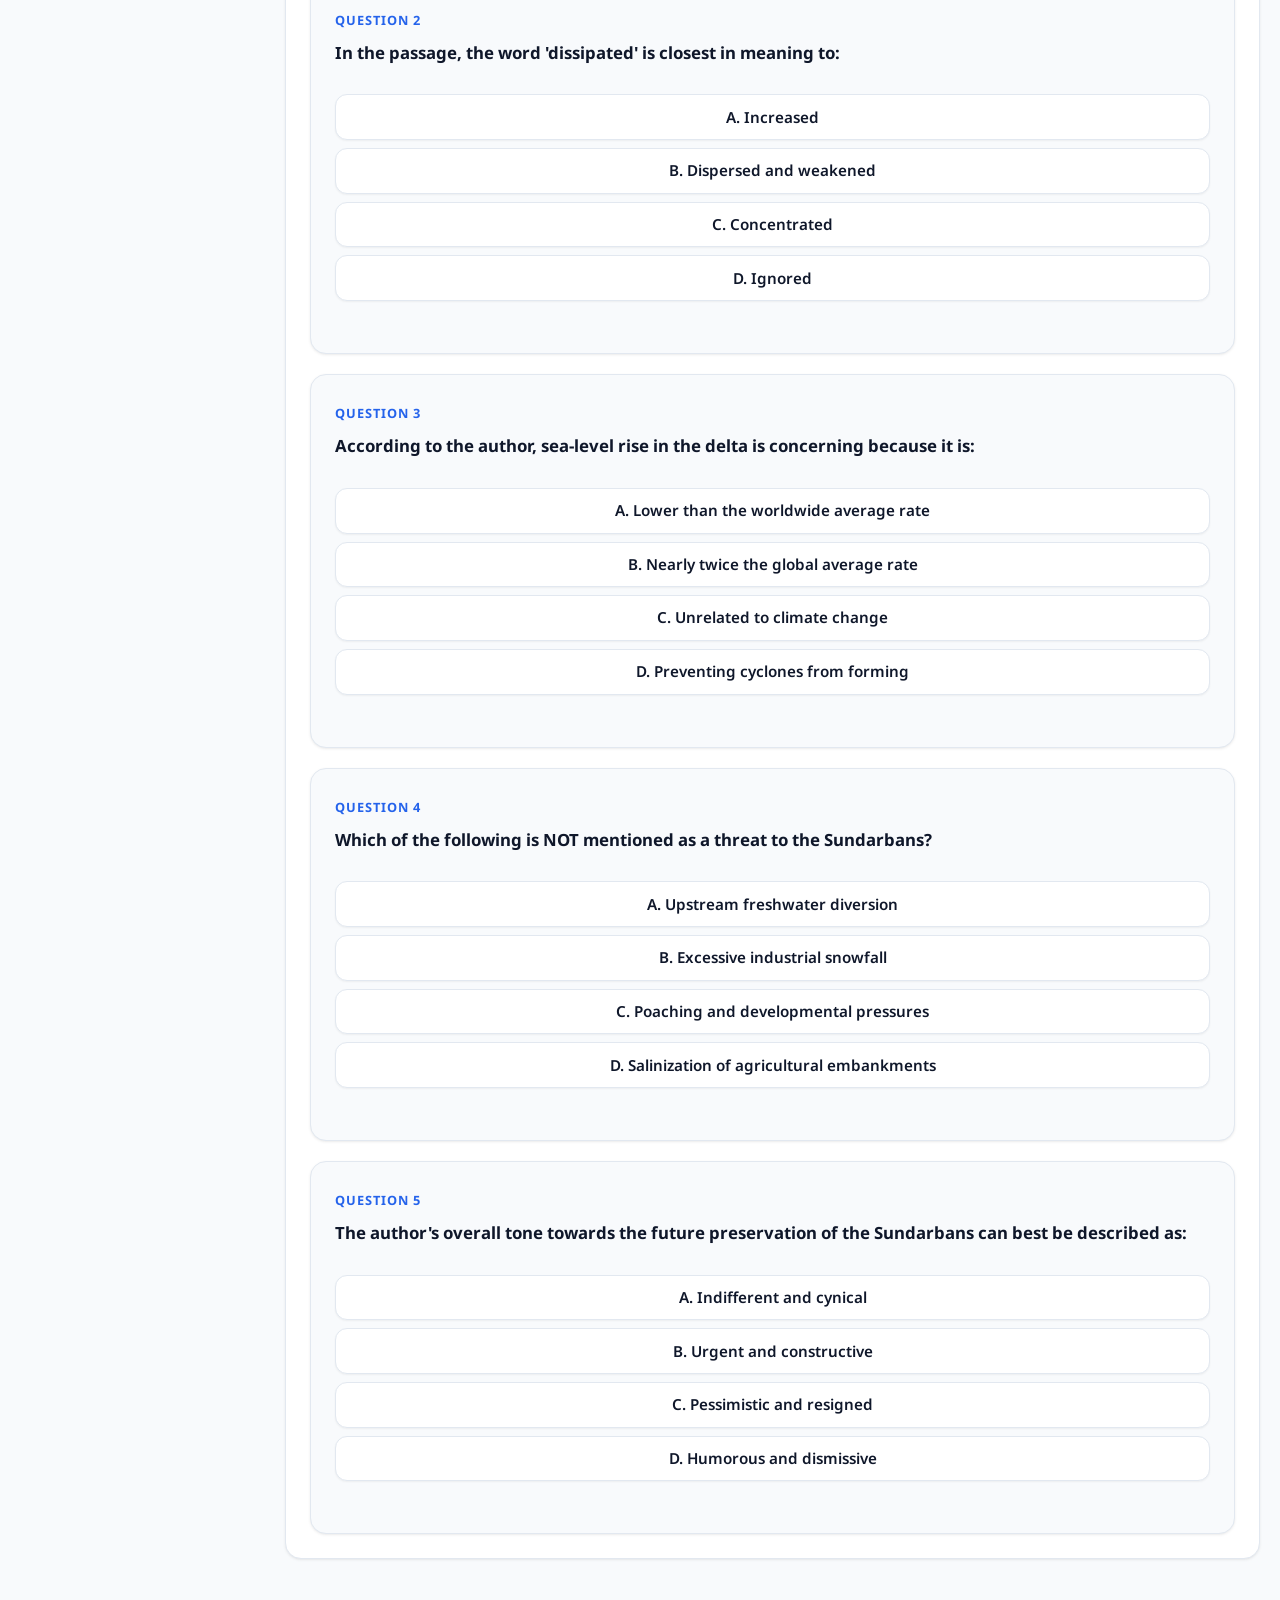
<file: reading.html>
<!doctype html>
<html lang="en">
<head>
  <meta charset="utf-8">
  <meta name="viewport" content="width=device-width, initial-scale=1">
  <title>Reading & Comprehension · WBPSC Clerkship English</title>
  <link rel="preconnect" href="https://fonts.googleapis.com">
  <link rel="preconnect" href="https://fonts.gstatic.com" crossorigin>
  <link href="https://fonts.googleapis.com/css2?family=Noto+Sans:wght@400;500;600;700&family=Noto+Sans+Bengali:wght@400;600&display=swap" rel="stylesheet">
  <link rel="stylesheet" href="css/base.css">
  <link rel="stylesheet" href="css/theme.css">
  <link rel="stylesheet" href="css/components.css">
  <link rel="stylesheet" href="css/test.css">
  <script>
    try {
      document.documentElement.dataset.theme = JSON.parse(localStorage.getItem("wbpsc-theme") || '"light"');
    } catch(e) {
      document.documentElement.dataset.theme = "light";
    }
  </script>
</head>
<body>
  <a class="skip-link" href="#main">Skip to content</a>
  <div id="nav-root"></div>
  <main id="main" class="page">
    <header class="page-header">
      <p class="eyebrow">Part I · Objective English</p>
      <h1>Reading & Comprehension</h1>
      <p>Master unseen passages, cloze test passages, and contextual sentence completions.</p>
    </header>

    <!-- Reading Module Tabs -->
    <nav class="card" style="display:flex; gap:0.5rem; flex-wrap:wrap; margin-bottom:1.25rem; padding:0.75rem;">
      <button class="btn primary reading-tab" data-tab="comprehension" type="button">Reading Comprehension</button>
      <button class="btn secondary reading-tab" data-tab="cloze" type="button">Cloze Test</button>
      <button class="btn secondary reading-tab" data-tab="fill" type="button">Fill in the Blanks</button>
      <a id="reading-notes-link" class="btn secondary" href="chapter.html?id=r01" style="margin-left:auto;">📖 Chapter Notes &amp; Rules</a>
    </nav>

    <!-- Reading Content Container -->
    <div id="reading-root" aria-live="polite"></div>
  </main>

  <script src="js/storage.js"></script>
  <script src="js/bookmarks.js"></script>
  <script src="js/app.js"></script>
  <script>
    (() => {
      const root = document.querySelector("#reading-root");
      const tabs = document.querySelectorAll(".reading-tab");
      let activeTab = "comprehension";

      tabs.forEach(tab => {
        tab.addEventListener("click", () => {
          tabs.forEach(t => {
            t.className = "btn secondary reading-tab";
          });
          tab.className = "btn primary reading-tab";
          activeTab = tab.dataset.tab;
          render();
        });
      });

      async function render() {
        const notesLink = document.querySelector("#reading-notes-link");
        if (notesLink) {
          const map = { comprehension: "r01", cloze: "r02", fill: "r03" };
          notesLink.href = `chapter.html?id=${map[activeTab] || "r01"}`;
        }
        root.innerHTML = '<p class="loading">Loading reading exercises…</p>';
        try {
          if (activeTab === "comprehension") {
            await renderComprehension();
          } else if (activeTab === "cloze") {
            await renderCloze();
          } else {
            await renderFill();
          }
        } catch (err) {
          root.innerHTML = `<p class="notice">Could not load content: ${err.message}</p>`;
        }
      }

      async function renderComprehension() {
        const resp = await fetch("data/passages/comprehension.json");
        const passages = await resp.json();
        const p = passages[0];

        root.innerHTML = `
          <article class="card" style="margin-bottom:1.5rem;">
            <div class="meta-row" style="margin-bottom:0.5rem;">
              <span class="badge">Passage 1</span>
              <span class="badge">Exam Standard</span>
            </div>
            <h2>${p.title}</h2>
            <div class="bengali" style="margin: 0.75rem 0;">
              <details open>
                <summary>বাংলায় সারসংক্ষেপ (Bengali Overview)</summary>
                <p style="margin-top:0.5rem; line-height:1.7;">${p.bengaliSummary}</p>
              </details>
            </div>
            <div style="background:var(--bg); border-left:4px solid var(--primary); padding:1rem 1.25rem; border-radius:8px; line-height:1.8; font-size:1.02rem; white-space:pre-line; margin:1rem 0;">
              ${p.passage}
            </div>
          </article>

          <section class="card">
            <h2>Comprehension Questions</h2>
            <p>Select the most accurate option according to the passage above:</p>
            <div id="comp-questions-list" style="display:grid; gap:1.25rem; margin-top:1rem;">
              ${p.questions.map((q, idx) => `
                <article class="card" style="background:var(--bg); border:1px solid var(--border);" id="q-card-${idx}">
                  <p class="eyebrow" style="margin-bottom:0.25rem;">Question ${idx + 1}</p>
                  <h3 style="font-size:1.05rem; margin:0.25rem 0 0.75rem;">${q.question}</h3>
                  <div class="question-options" style="display:grid; gap:0.5rem;">
                    ${q.options.map((opt, oIdx) => `
                      <button class="btn secondary comp-opt" type="button" data-q="${idx}" data-opt="${oIdx}" style="text-align:left; width:100%;">
                        ${String.fromCharCode(65 + oIdx)}. ${opt}
                      </button>
                    `).join("")}
                  </div>
                  <div class="feedback hidden" style="margin-top:0.75rem;"></div>
                </article>
              `).join("")}
            </div>
          </section>
        `;

        p.questions.forEach((q, idx) => {
          const card = document.querySelector(`#q-card-${idx}`);
          const btns = card.querySelectorAll(".comp-opt");
          const fb = card.querySelector(".feedback");

          btns.forEach(btn => {
            btn.addEventListener("click", () => {
              if (card.dataset.answered === "true") return;
              card.dataset.answered = "true";
              const chosen = Number(btn.dataset.opt);
              const correct = chosen === q.answer;

              btns.forEach((b, bIdx) => {
                b.disabled = true;
                if (bIdx === q.answer) b.classList.add("correct");
                if (bIdx === chosen && !correct) b.classList.add("wrong");
              });

              fb.className = `feedback ${correct ? "correct" : "wrong"}`;
              fb.innerHTML = `
                <strong>${correct ? "Correct Answer!" : "Incorrect"}</strong>
                <p style="margin:0.25rem 0;">${q.explanation}</p>
                ${q.bengaliHint ? `<p style="margin:0; font-size:0.9rem; color:var(--primary);"><strong>বাংলায় ব্যাখ্যা:</strong> ${q.bengaliHint}</p>` : ""}
              `;
            });
          });
        });
      }

      async function renderCloze() {
        const resp = await fetch("data/passages/cloze.json");
        const tests = await resp.json();
        const test = tests[0];

        root.innerHTML = `
          <article class="card" style="margin-bottom:1.5rem;">
            <div class="meta-row" style="margin-bottom:0.5rem;">
              <span class="badge">Cloze Passage</span>
              <span class="badge">5 Blanks</span>
            </div>
            <h2>${test.title}</h2>
            <div class="bengali" style="margin: 0.75rem 0;">
              <details open>
                <summary>বাংলায় প্রেক্ষাপট</summary>
                <p style="margin-top:0.5rem;">${test.bengaliSummary}</p>
              </details>
            </div>
            <div style="background:var(--bg); border:1px solid var(--border); padding:1.25rem; border-radius:10px; font-size:1.05rem; line-height:2; margin:1rem 0;">
              ${test.template.replace(/\[(\d+)\]/g, '<strong style="color:var(--primary); text-decoration:underline; padding:0 4px;">[$1]</strong>')}
            </div>
          </article>

          <section class="card">
            <h2>Fill Each Blank</h2>
            <div style="display:grid; gap:1.25rem; margin-top:1rem;">
              ${test.blanks.map(blank => `
                <div class="card" style="background:var(--bg); border:1px solid var(--border);" id="cloze-card-${blank.index}">
                  <p class="eyebrow">Blank [${blank.index}]</p>
                  <div style="display:grid; grid-template-columns:repeat(auto-fit, minmax(180px, 1fr)); gap:0.5rem; margin:0.5rem 0;">
                    ${blank.options.map((opt, oIdx) => `
                      <button class="btn secondary cloze-btn" data-blank="${blank.index}" data-opt="${oIdx}" type="button">
                        ${String.fromCharCode(65 + oIdx)}. ${opt}
                      </button>
                    `).join("")}
                  </div>
                  <div class="feedback hidden" style="margin-top:0.5rem;"></div>
                </div>
              `).join("")}
            </div>
          </section>
        `;

        test.blanks.forEach(blank => {
          const card = document.querySelector(`#cloze-card-${blank.index}`);
          const btns = card.querySelectorAll(".cloze-btn");
          const fb = card.querySelector(".feedback");

          btns.forEach(btn => {
            btn.addEventListener("click", () => {
              if (card.dataset.answered === "true") return;
              card.dataset.answered = "true";
              const chosen = Number(btn.dataset.opt);
              const correct = chosen === blank.answer;

              btns.forEach((b, bIdx) => {
                b.disabled = true;
                if (bIdx === blank.answer) b.classList.add("correct");
                if (bIdx === chosen && !correct) b.classList.add("wrong");
              });

              fb.className = `feedback ${correct ? "correct" : "wrong"}`;
              fb.innerHTML = `
                <strong>${correct ? "Correct!" : "Incorrect"}</strong>
                <p style="margin:0.25rem 0;">${blank.explanation}</p>
                <p style="margin:0; font-size:0.9rem;"><strong>Rule:</strong> ${blank.rule}</p>
                ${blank.bengaliHint ? `<p style="margin:0.25rem 0 0; font-size:0.9rem; color:var(--primary);"><strong>বাংলায় ইঙ্গিত:</strong> ${blank.bengaliHint}</p>` : ""}
              `;
            });
          });
        });
      }

      async function renderFill() {
        const resp = await fetch("data/questions/reading/03-fill-in-the-blanks.json");
        const questions = await resp.json();

        root.innerHTML = `
          <section class="card">
            <h2>Contextual Fill in the Blanks</h2>
            <p>Select the grammatically and idiomatically appropriate option:</p>
            <div style="display:grid; gap:1.25rem; margin-top:1rem;">
              ${questions.map((q, idx) => `
                <article class="card" style="background:var(--bg); border:1px solid var(--border);" id="fill-card-${idx}">
                  <div class="meta-row" style="margin-bottom:0.25rem;">
                    <span class="badge">Question ${idx + 1}</span>
                    <span class="badge">${q.difficulty}</span>
                  </div>
                  <h3 style="font-size:1.1rem; margin:0.35rem 0 0.75rem;">${q.question}</h3>
                  <div class="question-options" style="display:grid; grid-template-columns:repeat(auto-fit, minmax(200px, 1fr)); gap:0.5rem;">
                    ${q.options.map((opt, oIdx) => `
                      <button class="btn secondary fill-btn" data-q="${idx}" data-opt="${oIdx}" type="button" style="text-align:left;">
                        ${String.fromCharCode(65 + oIdx)}. ${opt}
                      </button>
                    `).join("")}
                  </div>
                  <div class="feedback hidden" style="margin-top:0.75rem;"></div>
                </article>
              `).join("")}
            </div>
          </section>
        `;

        questions.forEach((q, idx) => {
          const card = document.querySelector(`#fill-card-${idx}`);
          const btns = card.querySelectorAll(".fill-btn");
          const fb = card.querySelector(".feedback");

          btns.forEach(btn => {
            btn.addEventListener("click", () => {
              if (card.dataset.answered === "true") return;
              card.dataset.answered = "true";
              const chosen = Number(btn.dataset.opt);
              const correct = chosen === q.answer;

              btns.forEach((b, bIdx) => {
                b.disabled = true;
                if (bIdx === q.answer) b.classList.add("correct");
                if (bIdx === chosen && !correct) b.classList.add("wrong");
              });

              fb.className = `feedback ${correct ? "correct" : "wrong"}`;
              fb.innerHTML = `
                <strong>${correct ? "Correct!" : "Incorrect"}</strong>
                <p style="margin:0.25rem 0;">${q.explanation}</p>
                <p style="margin:0; font-size:0.9rem;"><strong>Rule:</strong> ${q.rule}</p>
                ${q.bengaliHint ? `<p style="margin:0.25rem 0 0; font-size:0.9rem; color:var(--primary);"><strong>বাংলায় ইঙ্গিত:</strong> ${q.bengaliHint}</p>` : ""}
              `;
            });
          });
        });
      }

      render();
    })();
  </script>
</body>
</html>
</file>
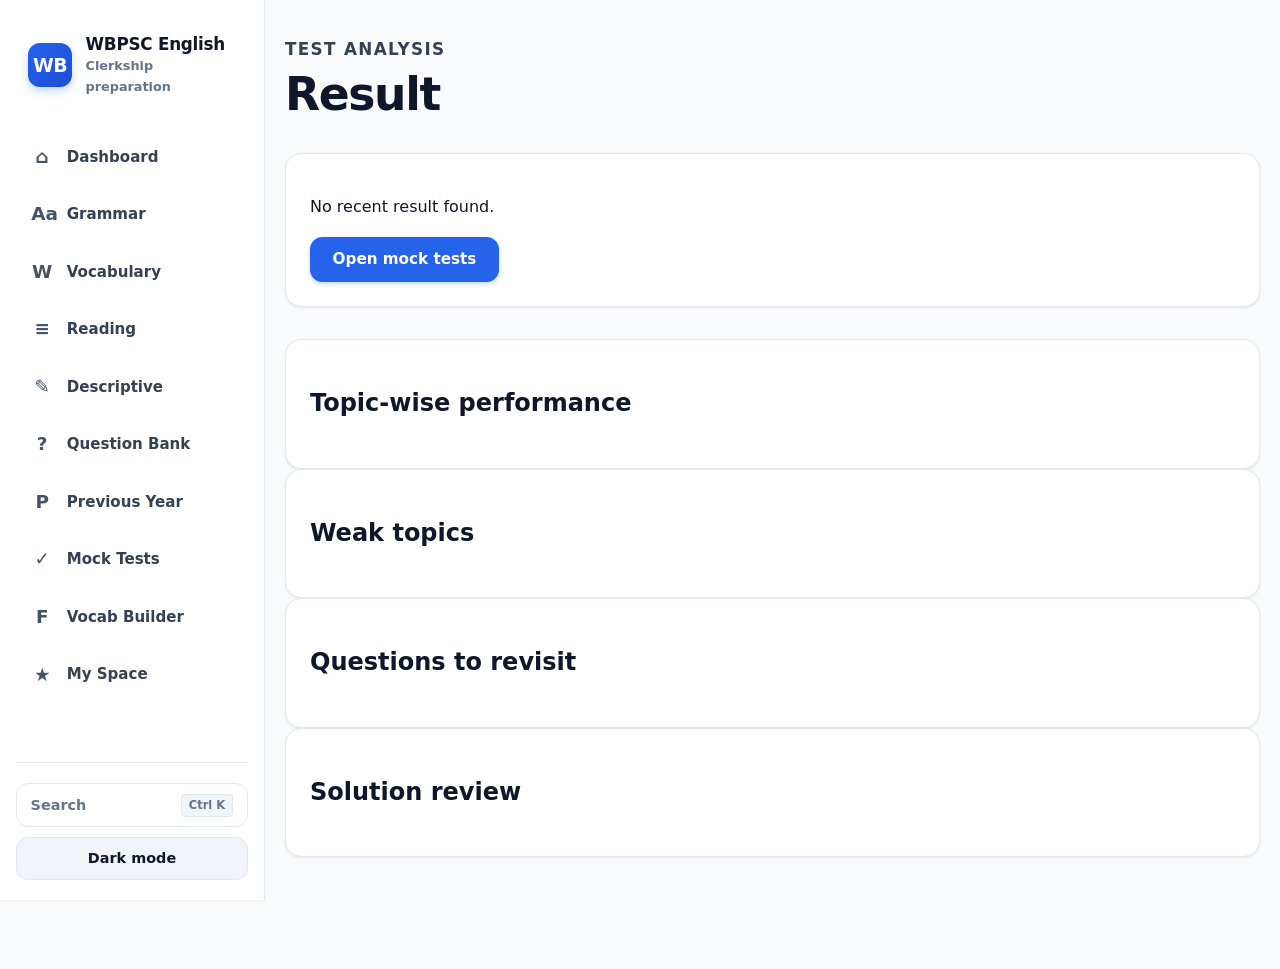
<file: result.html>
<!doctype html>
<html lang="en">
<head>
  <meta charset="utf-8">
  <meta name="viewport" content="width=device-width, initial-scale=1">
  <title>Test Result · WBPSC Clerkship English</title>
  <link rel="stylesheet" href="css/base.css">
  <link rel="stylesheet" href="css/theme.css">
  <link rel="stylesheet" href="css/components.css">
  <link rel="stylesheet" href="css/test.css">
</head>
<body>
  <a class="skip-link" href="#main">Skip to content</a>
  <div id="nav-root"></div>
  <main id="main" class="page">
    <header class="page-header"><p class="eyebrow">Test analysis</p><h1>Result</h1></header>
    <section id="result-summary" class="grid result-summary"></section>
    <section class="card"><h2>Topic-wise performance</h2><div id="topic-performance"></div></section>
    <section class="card" id="weak-section"><h2>Weak topics</h2><div id="weak-topics"></div></section>
    <section class="card"><h2>Questions to revisit</h2><div id="revisit-questions"></div></section>
    <section class="card"><h2>Solution review</h2><div id="solution-review"></div></section>
  </main>
  <script src="js/storage.js"></script>
  <script src="js/app.js"></script>
  <script src="js/result.js"></script>
</body>
</html>
</file>
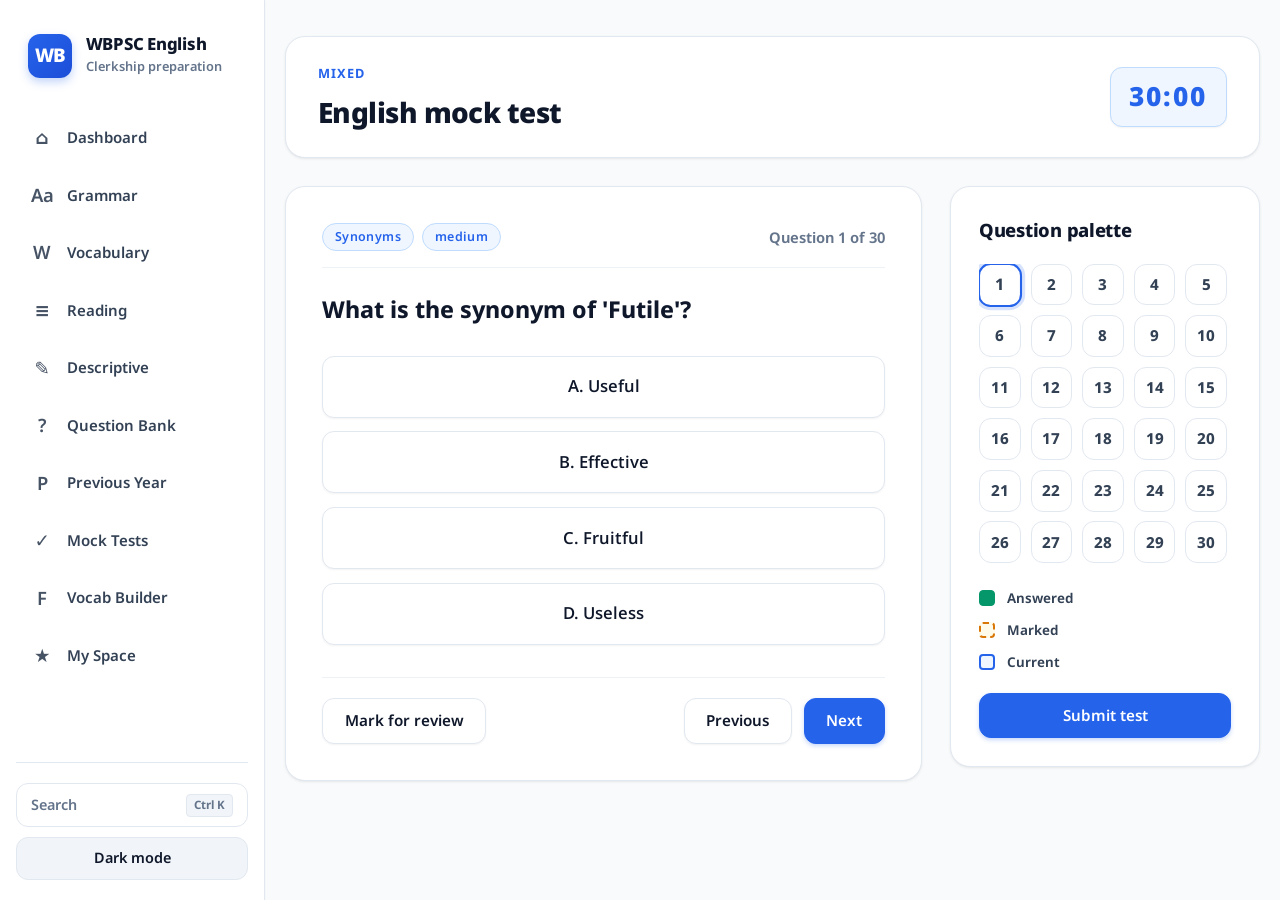
<file: test.html>
<!doctype html>
<html lang="en">
<head>
  <meta charset="utf-8">
  <meta name="viewport" content="width=device-width, initial-scale=1">
  <title>Test · WBPSC Clerkship English</title>
  <link rel="preconnect" href="https://fonts.googleapis.com">
  <link rel="preconnect" href="https://fonts.gstatic.com" crossorigin>
  <link href="https://fonts.googleapis.com/css2?family=Noto+Sans:wght@400;500;600;700&family=Noto+Sans+Bengali:wght@400;600&display=swap" rel="stylesheet">
  <link rel="stylesheet" href="css/base.css">
  <link rel="stylesheet" href="css/theme.css">
  <link rel="stylesheet" href="css/components.css">
  <link rel="stylesheet" href="css/test.css">
</head>
<body>
  <a class="skip-link" href="#main">Skip to content</a>
  <div id="nav-root"></div>
  <main id="main" class="page test-layout">
    <header class="test-header card">
      <div><p class="eyebrow" id="test-category">Test</p><h1 id="test-title">English practice test</h1></div>
      <div class="timer" id="timer" role="timer" aria-live="polite">00:00</div>
    </header>
    <div class="test-body">
      <section id="question-area" class="card" aria-live="polite"></section>
      <aside class="test-sidebar card" aria-label="Question palette">
        <h2>Question palette</h2>
        <div id="palette" class="palette"></div>
        <div class="palette-legend">
          <span><i class="status answered"></i>Answered</span>
          <span><i class="status marked"></i>Marked</span>
          <span><i class="status current"></i>Current</span>
        </div>
        <button id="submit-test" class="btn primary full-width" type="button">Submit test</button>
      </aside>
    </div>
  </main>
  <script src="js/storage.js"></script>
  <script src="js/app.js"></script>
  <script src="js/test-engine.js"></script>
</body>
</html>
</file>
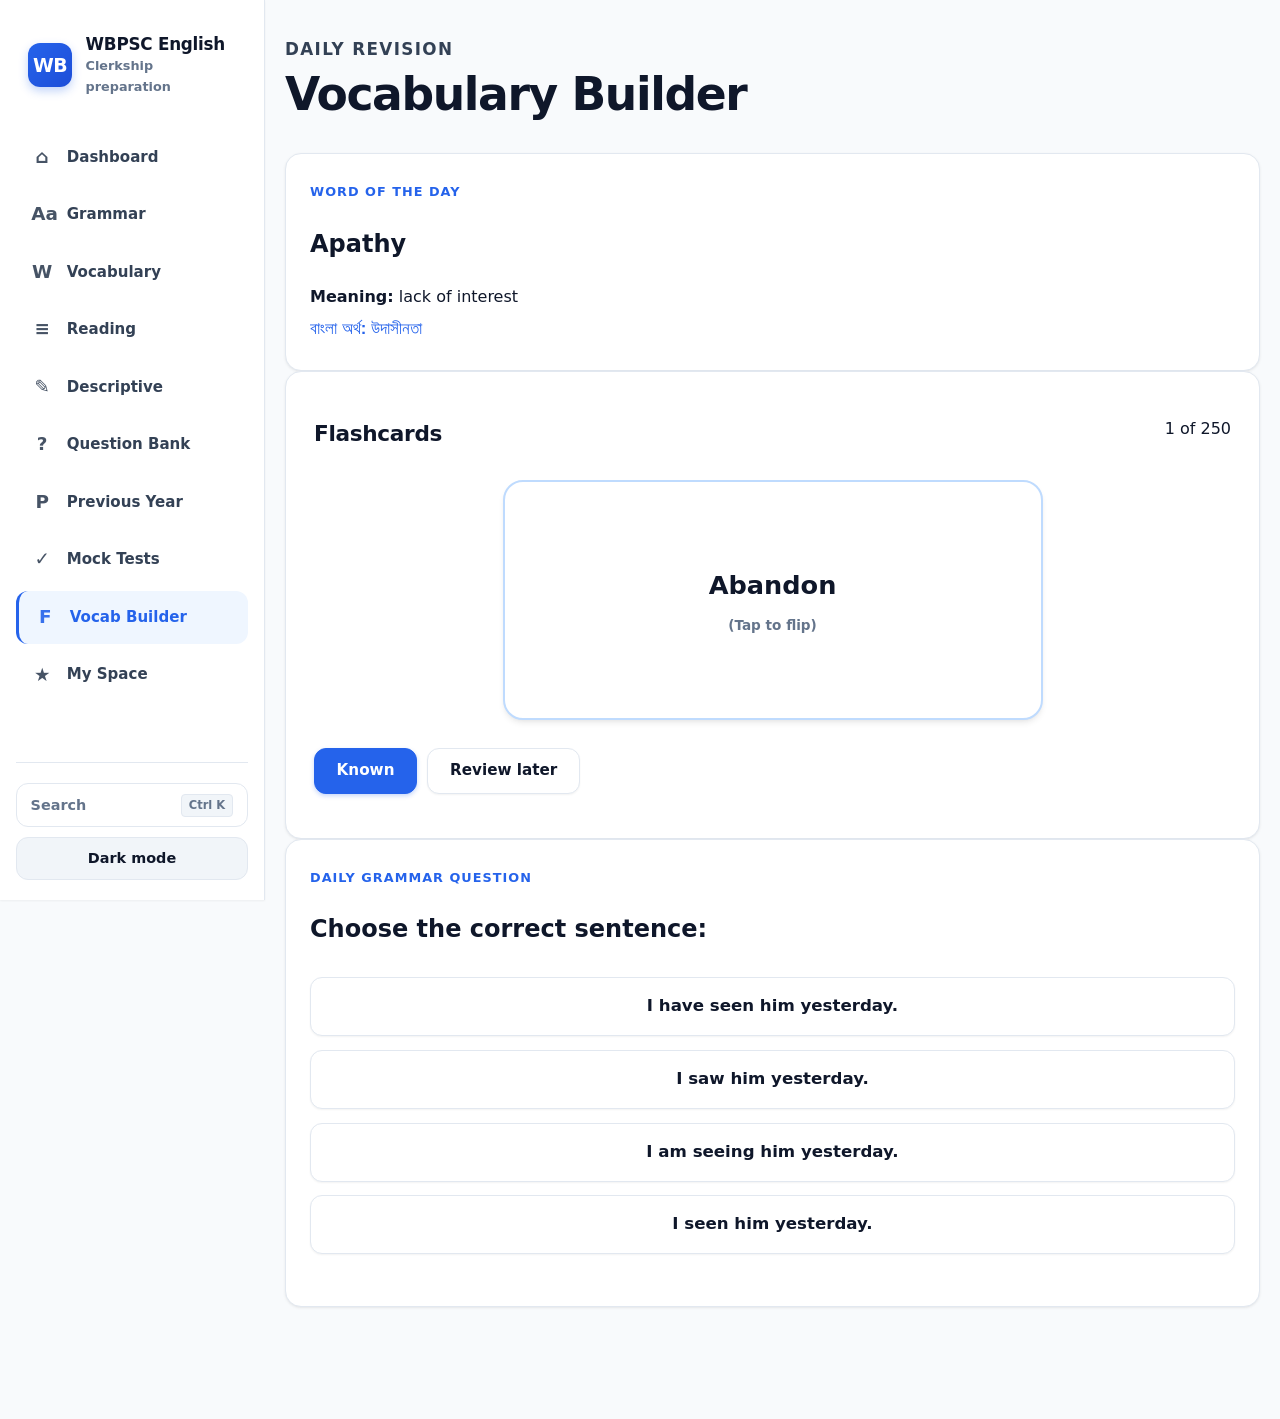
<file: vocab-builder.html>
<!doctype html>
<html lang="en">
<head>
<meta charset="utf-8"><meta name="viewport" content="width=device-width,initial-scale=1">
<title>Vocabulary Builder · WBPSC Clerkship English</title>
<link rel="stylesheet" href="css/base.css"><link rel="stylesheet" href="css/theme.css"><link rel="stylesheet" href="css/components.css">
</head>
<body>
<a class="skip-link" href="#main">Skip to content</a><div id="nav-root"></div>
<main id="main" class="page">
<header class="page-header"><p class="eyebrow">Daily revision</p><h1>Vocabulary Builder</h1></header>
<section class="card"><p class="eyebrow">Word of the day</p><div id="daily-word"></div></section>
<section class="card flashcard-section"><div class="section-heading"><h2>Flashcards</h2><span id="flashcard-progress"></span></div><button id="flashcard" class="flashcard" type="button" aria-label="Flip flashcard"><span id="flashcard-front"></span><span id="flashcard-back" class="hidden"></span></button><div class="chapter-actions"><button id="known-word" class="btn primary" type="button">Known</button><button id="review-word" class="btn secondary" type="button">Review later</button></div></section>
<section class="card"><p class="eyebrow">Daily grammar question</p><div id="daily-question"></div></section>
</main>
<script src="js/storage.js"></script><script src="js/app.js"></script><script src="js/flashcards.js"></script>
</body>
</html>
</file>
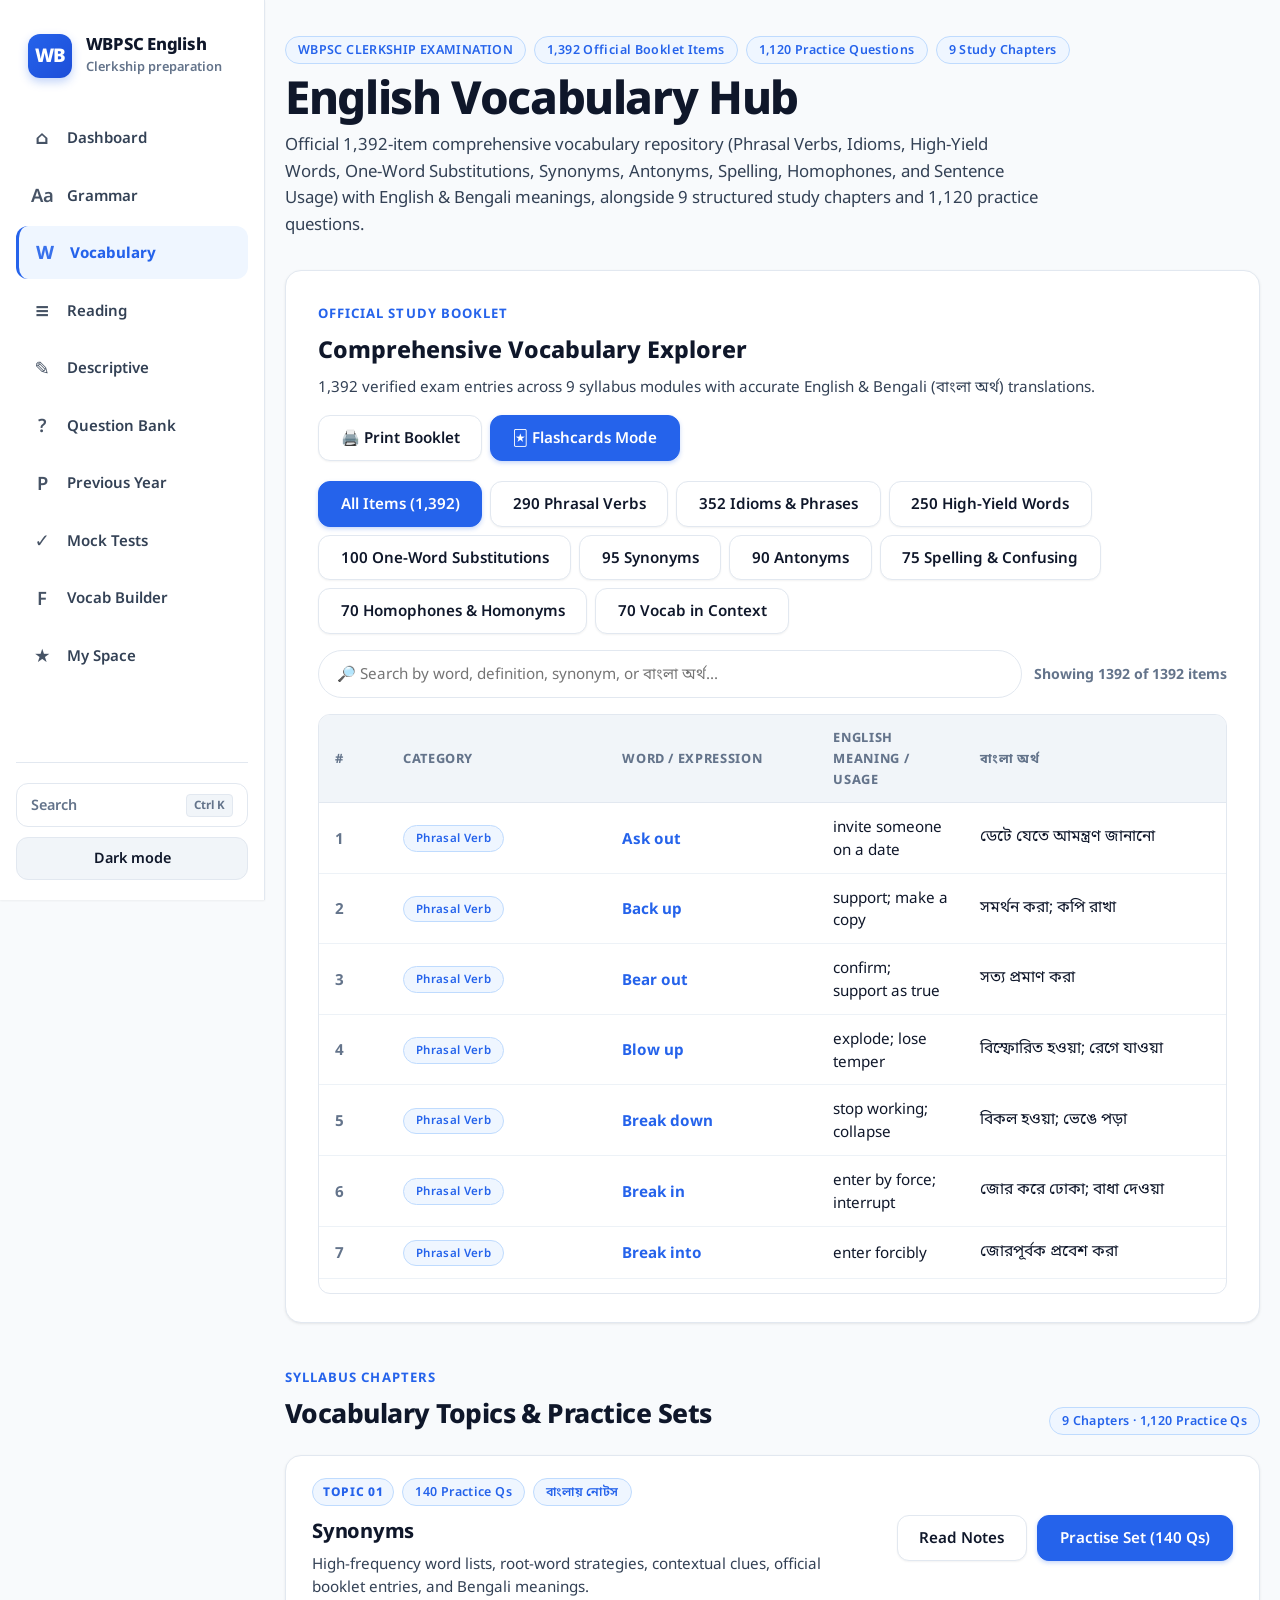
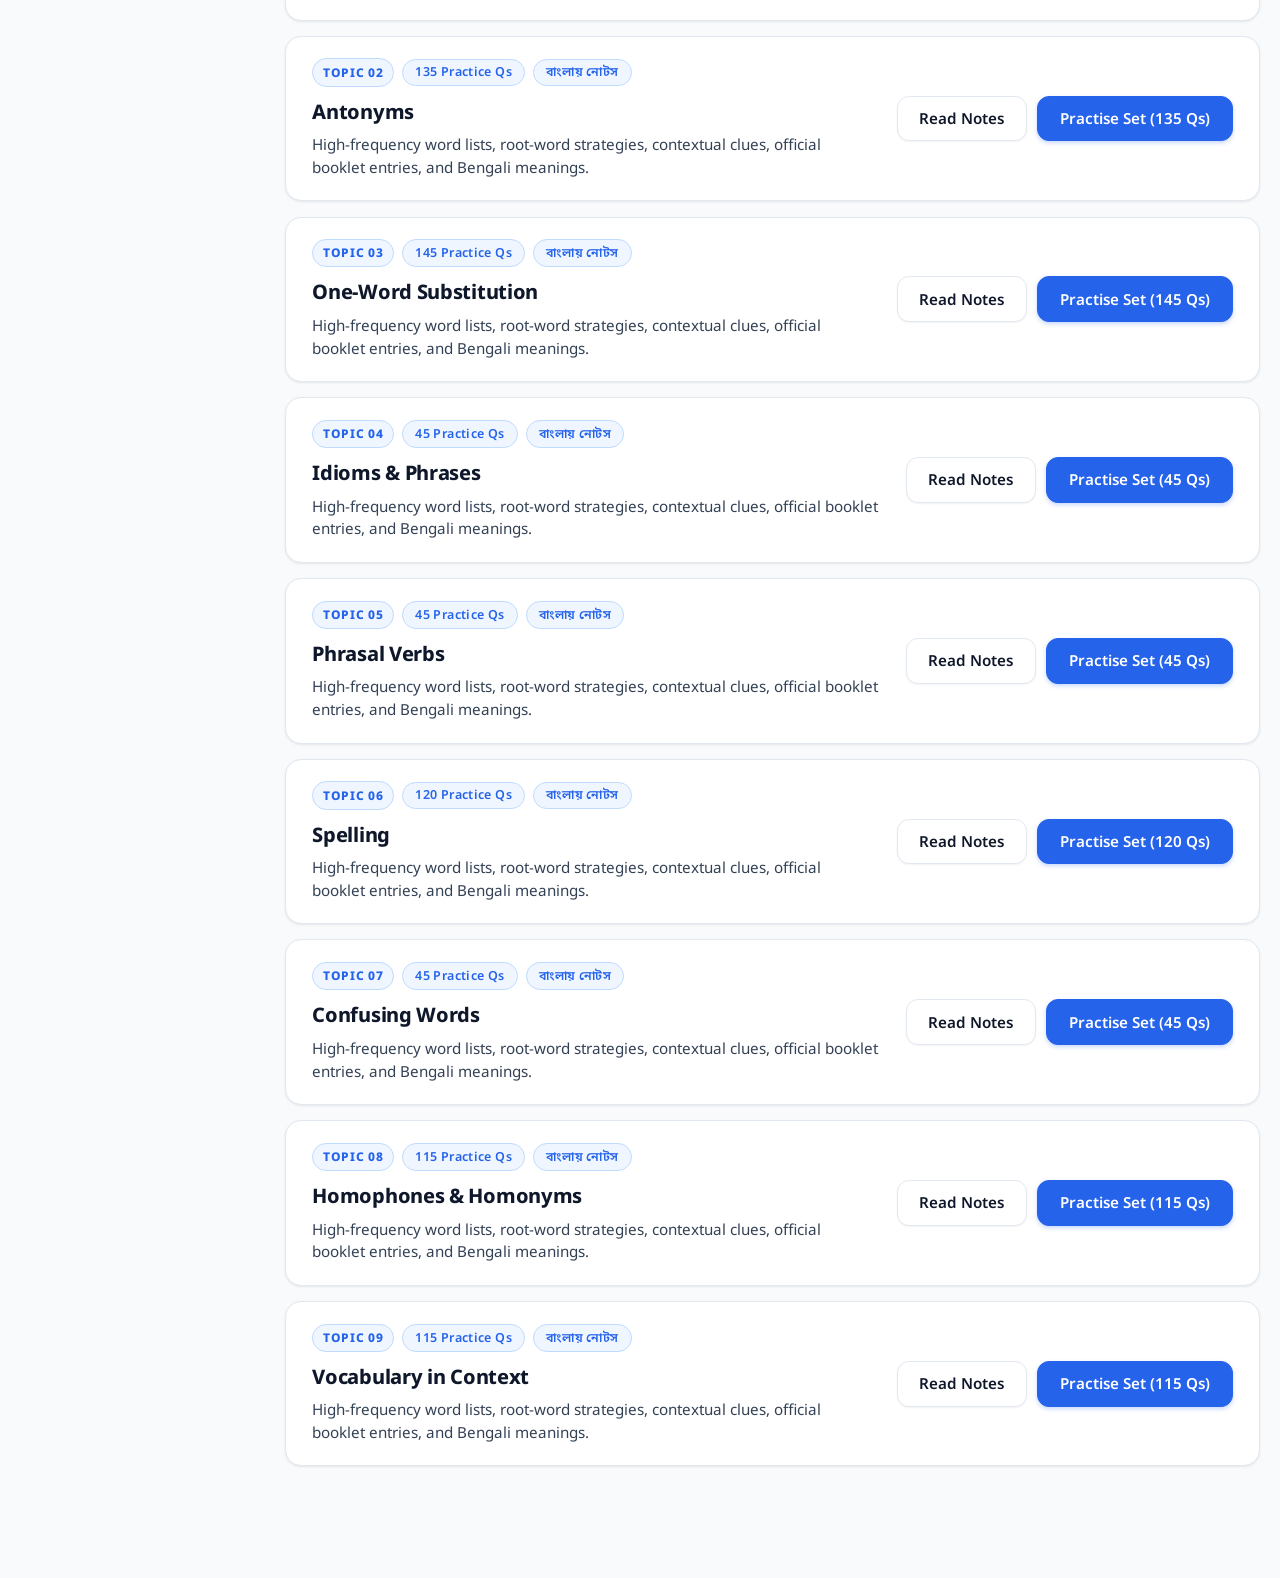
<file: vocabulary.html>
<!doctype html>
<html lang="en">
<head>
  <meta charset="utf-8">
  <meta name="viewport" content="width=device-width, initial-scale=1">
  <title>Vocabulary · WBPSC Clerkship English</title>
  <link rel="preconnect" href="https://fonts.googleapis.com">
  <link rel="preconnect" href="https://fonts.gstatic.com" crossorigin>
  <link href="https://fonts.googleapis.com/css2?family=Noto+Sans:wght@400;500;600;700&family=Noto+Sans+Bengali:wght@400;600&display=swap" rel="stylesheet">
  <link rel="stylesheet" href="css/base.css">
  <link rel="stylesheet" href="css/theme.css">
  <link rel="stylesheet" href="css/components.css">
  <script>
    try {
      document.documentElement.dataset.theme = JSON.parse(localStorage.getItem("wbpsc-theme") || '"light"');
    } catch(e) {
      document.documentElement.dataset.theme = "light";
    }
  </script>
</head>
<body>
  <a class="skip-link" href="#main">Skip to content</a>
  <div id="nav-root"></div>
  <main id="main" class="page">
    <header class="page-header">
      <div style="display:flex; align-items:center; gap:0.5rem; flex-wrap:wrap; margin-bottom:0.4rem;">
        <span class="badge badge-section">WBPSC CLERKSHIP EXAMINATION</span>
        <span class="badge badge-count">1,392 Official Booklet Items</span>
        <span class="badge badge-success">1,120 Practice Questions</span>
        <span class="badge badge-neutral">9 Study Chapters</span>
      </div>
      <h1>English Vocabulary Hub</h1>
      <p>Official 1,392-item comprehensive vocabulary repository (Phrasal Verbs, Idioms, High-Yield Words, One-Word Substitutions, Synonyms, Antonyms, Spelling, Homophones, and Sentence Usage) with English &amp; Bengali meanings, alongside 9 structured study chapters and 1,120 practice questions.</p>
    </header>

    <!-- FEATURED VOCABULARY BOOKLET EXPLORER (1,392 ITEMS) -->
    <section class="card booklet-explorer" id="booklet-explorer" style="margin-bottom:2.5rem; padding:1.75rem 2rem;">
      <div class="booklet-top-row" style="display:flex; justify-content:space-between; align-items:flex-start; flex-wrap:wrap; gap:1rem; margin-bottom:1.25rem;">
        <div>
          <span class="section-sub">Official Study Booklet</span>
          <h2 style="font-size:1.45rem; font-weight:800; margin:0.25rem 0 0.4rem;">Comprehensive Vocabulary Explorer</h2>
          <p style="margin:0; color:var(--text-secondary); font-size:0.95rem;">
            1,392 verified exam entries across 9 syllabus modules with accurate English &amp; Bengali (বাংলা অর্থ) translations.
          </p>
        </div>
        <div style="display:flex; gap:0.5rem; flex-wrap:wrap;">
          <button id="print-booklet-btn" class="btn secondary" type="button">🖨️ Print Booklet</button>
          <a class="btn primary" href="vocab-builder.html">🃏 Flashcards Mode</a>
        </div>
      </div>

      <!-- Filter Tabs -->
      <div class="booklet-tabs" style="display:flex; gap:0.5rem; flex-wrap:wrap; margin-bottom:1rem;">
        <button class="btn primary booklet-tab active" data-category="all" type="button">All Items (1,392)</button>
        <button class="btn secondary booklet-tab" data-category="phrasal" type="button">290 Phrasal Verbs</button>
        <button class="btn secondary booklet-tab" data-category="idioms" type="button">352 Idioms &amp; Phrases</button>
        <button class="btn secondary booklet-tab" data-category="words" type="button">250 High-Yield Words</button>
        <button class="btn secondary booklet-tab" data-category="oneword" type="button">100 One-Word Substitutions</button>
        <button class="btn secondary booklet-tab" data-category="synonyms" type="button">95 Synonyms</button>
        <button class="btn secondary booklet-tab" data-category="antonyms" type="button">90 Antonyms</button>
        <button class="btn secondary booklet-tab" data-category="spelling" type="button">75 Spelling &amp; Confusing</button>
        <button class="btn secondary booklet-tab" data-category="homophones" type="button">70 Homophones &amp; Homonyms</button>
        <button class="btn secondary booklet-tab" data-category="context" type="button">70 Vocab in Context</button>
      </div>

      <!-- Search & Status Bar -->
      <div class="booklet-controls" style="display:flex; justify-content:space-between; align-items:center; flex-wrap:wrap; gap:0.75rem; margin-bottom:1rem;">
        <input type="search" id="booklet-search-input" placeholder="🔎 Search by word, definition, synonym, or বাংলা অর্থ..." style="flex:1; min-width:280px; padding:0.65rem 1.15rem; border-radius:var(--radius-pill); border:1.5px solid var(--border); background:var(--surface); color:var(--text); font-size:0.95rem;" autocomplete="off">
        <span id="booklet-item-count" style="font-size:0.88rem; font-weight:700; color:var(--muted);">Showing 1,392 items</span>
      </div>

      <!-- Table View -->
      <div class="booklet-table-wrap" style="max-height:580px; overflow-y:auto; border:1px solid var(--border); border-radius:var(--radius-md);">
        <table class="booklet-table" style="width:100%; border-collapse:collapse; font-size:0.95rem; text-align:left;">
          <thead style="position:sticky; top:0; background:var(--surface-subtle); z-index:5;">
            <tr>
              <th style="padding:0.75rem 1rem; width:60px; border-bottom:1px solid var(--border); color:var(--muted); font-size:0.8rem; text-transform:uppercase;">#</th>
              <th style="padding:0.75rem 1rem; width:150px; border-bottom:1px solid var(--border); color:var(--muted); font-size:0.8rem; text-transform:uppercase;">Category</th>
              <th style="padding:0.75rem 1rem; width:220px; border-bottom:1px solid var(--border); color:var(--muted); font-size:0.8rem; text-transform:uppercase;">Word / Expression</th>
              <th style="padding:0.75rem 1rem; border-bottom:1px solid var(--border); color:var(--muted); font-size:0.8rem; text-transform:uppercase;">English Meaning / Usage</th>
              <th style="padding:0.75rem 1rem; width:280px; border-bottom:1px solid var(--border); color:var(--muted); font-size:0.8rem; text-transform:uppercase;">বাংলা অর্থ</th>
            </tr>
          </thead>
          <tbody id="booklet-table-body">
            <tr><td colspan="5" style="text-align:center; padding:2rem;">Loading comprehensive booklet dataset...</td></tr>
          </tbody>
        </table>
      </div>
      <div id="booklet-no-results" class="hidden" style="text-align:center; padding:2rem; color:var(--muted); font-size:1rem;">
        No matching vocabulary entries found. Try a different keyword or category tab.
      </div>
    </section>

    <!-- CHAPTER PRACTICE SETS (9 TOPICS) -->
    <section class="vocab-chapters-section">
      <div class="section-header-row" style="margin-bottom:1.25rem;">
        <div>
          <span class="section-sub">Syllabus Chapters</span>
          <h2>Vocabulary Topics &amp; Practice Sets</h2>
        </div>
        <span class="badge badge-neutral">9 Chapters · 1,120 Practice Qs</span>
      </div>
      <div id="vocab-list" class="chapter-list"></div>
    </section>
  </main>

  <script src="js/storage.js"></script>
  <script src="js/bookmarks.js"></script>
  <script src="js/app.js"></script>
  <script>
    // 1. Load Chapter Cards with exact question counts
    const chapterQuestionCounts = {
      v01: 140,
      v02: 135,
      v03: 145,
      v04: 45,
      v05: 45,
      v06: 120,
      v07: 45,
      v08: 115,
      v09: 115
    };

    fetch("data/chapters.json")
      .then(r => r.json())
      .then(chapters => {
        const list = document.querySelector("#vocab-list");
        const vocabChapters = chapters.filter(c => c.section === "vocabulary");
        list.innerHTML = vocabChapters.map(c => {
          const qCount = chapterQuestionCounts[c.id] || 45;
          return `
          <article class="chapter-card card">
            <div class="chapter-card-main">
              <div class="chapter-badge-row">
                <span class="chapter-order-pill">Topic ${String(c.order).padStart(2, "0")}</span>
                <span class="badge badge-success">${qCount} Practice Qs</span>
                <span class="badge badge-neutral">বাংলায় নোটস</span>
                ${WBPSCBookmarks.has("chapter-" + c.id) ? '<span class="badge badge-warning">★ Favourited</span>' : ''}
              </div>
              <h2>${c.title}</h2>
              <p>High-frequency word lists, root-word strategies, contextual clues, official booklet entries, and Bengali meanings.</p>
            </div>
            <div class="chapter-card-actions">
              <a class="btn secondary" href="chapter.html?id=${encodeURIComponent(c.id)}">Read Notes</a>
              <a class="btn primary" href="chapter.html?id=${encodeURIComponent(c.id)}#sec-actions">Practise Set (${qCount} Qs)</a>
            </div>
          </article>
        `;
        }).join("");
      })
      .catch(() => {
        document.querySelector("#vocab-list").innerHTML = '<p class="notice">Could not load vocabulary chapters.</p>';
      });

    // 2. Load and Control the Comprehensive Vocabulary Booklet Explorer
    (async () => {
      try {
        const booklet = await fetch("data/booklet/clerkship-booklet.json").then(r => r.json());
        
        // Build unified list of all 1,392 items
        const allItems = [];
        let globalNum = 1;

        // Phrasal Verbs (250 original + 40 new)
        if (booklet.phrasalVerbs) {
          booklet.phrasalVerbs.forEach(p => {
            allItems.push({ num: globalNum++, category: "Phrasal Verb", catKey: "phrasal", term: p.phrase || p.term, meaning: p.meaning, bengali: p.bengali });
          });
        }
        if (booklet.phrasalVerbsNew) {
          booklet.phrasalVerbsNew.forEach(p => {
            allItems.push({ num: globalNum++, category: "Phrasal Verb", catKey: "phrasal", term: p.term || p.phrase, meaning: p.meaning, bengali: p.bengali });
          });
        }

        // Idioms & Phrases (250 original + 102 new)
        if (booklet.idioms) {
          booklet.idioms.forEach(i => {
            allItems.push({ num: globalNum++, category: "Idiom / Phrase", catKey: "idioms", term: i.idiom || i.term, meaning: i.meaning, bengali: i.bengali });
          });
        }
        if (booklet.idiomsNew) {
          booklet.idiomsNew.forEach(i => {
            allItems.push({ num: globalNum++, category: "Idiom / Phrase", catKey: "idioms", term: i.term || i.idiom, meaning: i.meaning, bengali: i.bengali });
          });
        }

        // High-Yield Vocabulary Words (250)
        if (booklet.words) {
          booklet.words.forEach(w => {
            allItems.push({ num: globalNum++, category: "High-Yield Word", catKey: "words", term: w.word || w.term, meaning: w.meaning, bengali: w.bengali });
          });
        }

        // One-Word Substitutions (100)
        if (booklet.oneWord) {
          booklet.oneWord.forEach(o => {
            allItems.push({ num: globalNum++, category: "One Word Substitution", catKey: "oneword", term: o.term, meaning: o.meaning, bengali: o.bengali });
          });
        }

        // Synonyms (95)
        if (booklet.synonyms) {
          booklet.synonyms.forEach(s => {
            allItems.push({ num: globalNum++, category: "Synonym", catKey: "synonyms", term: s.term, meaning: s.meaning, bengali: s.bengali });
          });
        }

        // Antonyms (90)
        if (booklet.antonyms) {
          booklet.antonyms.forEach(a => {
            allItems.push({ num: globalNum++, category: "Antonym", catKey: "antonyms", term: a.term, meaning: a.meaning, bengali: a.bengali });
          });
        }

        // Spelling & Confusing (75)
        if (booklet.spelling) {
          booklet.spelling.forEach(sp => {
            allItems.push({ num: globalNum++, category: "Spelling", catKey: "spelling", term: sp.term, meaning: sp.meaning, bengali: sp.bengali });
          });
        }

        // Homophones & Homonyms (70)
        if (booklet.homophones) {
          booklet.homophones.forEach(h => {
            allItems.push({ num: globalNum++, category: "Homophones & Homonyms", catKey: "homophones", term: h.term, meaning: h.meaning, bengali: h.bengali });
          });
        }

        // Vocab in Context (70)
        if (booklet.context) {
          booklet.context.forEach(c => {
            allItems.push({ num: globalNum++, category: "Vocab in Context", catKey: "context", term: c.term, meaning: c.meaning, bengali: c.bengali });
          });
        }

        let currentCategory = "all";
        let searchKeyword = "";

        const tbody = document.querySelector("#booklet-table-body");
        const countEl = document.querySelector("#booklet-item-count");
        const noResults = document.querySelector("#booklet-no-results");
        const searchInput = document.querySelector("#booklet-search-input");
        const tabs = document.querySelectorAll(".booklet-tab");

        function renderBooklet() {
          const q = searchKeyword.toLowerCase();
          const filtered = allItems.filter(item => {
            if (currentCategory !== "all" && item.catKey !== currentCategory) return false;
            if (!q) return true;
            return item.term.toLowerCase().includes(q) ||
                   item.meaning.toLowerCase().includes(q) ||
                   item.bengali.toLowerCase().includes(q) ||
                   item.category.toLowerCase().includes(q);
          });

          countEl.textContent = `Showing ${filtered.length} of ${allItems.length} items`;

          if (filtered.length === 0) {
            tbody.innerHTML = "";
            noResults.classList.remove("hidden");
            return;
          }

          noResults.classList.add("hidden");
          tbody.innerHTML = filtered.map(item => `
            <tr style="border-bottom:1px solid var(--border-subtle); transition:background 0.15s ease;">
              <td style="padding:0.75rem 1rem; color:var(--muted); font-weight:700;">${item.num}</td>
              <td style="padding:0.75rem 1rem;"><span class="badge badge-neutral" style="font-size:0.72rem; white-space:nowrap;">${item.category}</span></td>
              <td style="padding:0.75rem 1rem; color:var(--primary); font-weight:700;">${item.term}</td>
              <td style="padding:0.75rem 1rem; color:var(--text); line-height:1.5;">${item.meaning}</td>
              <td style="padding:0.75rem 1rem; font-family:'Noto Sans Bengali', sans-serif; font-size:0.98rem; color:var(--text); line-height:1.6;">${item.bengali}</td>
            </tr>
          `).join("");
        }

        // Search event listener
        searchInput.addEventListener("input", () => {
          searchKeyword = searchInput.value.trim();
          renderBooklet();
        });

        // Tab click listeners
        tabs.forEach(tab => {
          tab.addEventListener("click", () => {
            tabs.forEach(t => { t.className = "btn secondary booklet-tab"; });
            tab.className = "btn primary booklet-tab active";
            currentCategory = tab.dataset.category;
            renderBooklet();
          });
        });

        // Print booklet button
        const printBtn = document.querySelector("#print-booklet-btn");
        if (printBtn) {
          printBtn.addEventListener("click", () => window.print());
        }

        // Initial render
        renderBooklet();

      } catch (err) {
        console.warn("Could not load booklet explorer", err);
        document.querySelector("#booklet-table-body").innerHTML = `
          <tr><td colspan="5" style="text-align:center; padding:1.5rem; color:var(--danger);">Could not load booklet data.</td></tr>
        `;
      }
    })();
  </script>
</body>
</html>
</file>
<file: css/base.css>
/* ==========================================================================
   BASE STYLES - WBPSC Clerkship English
   Calm, Distraction-Free, High-Contrast Educational Design
   ========================================================================== */

:root {
  font-family: "Noto Sans", "Noto Sans Bengali", system-ui, -apple-system, BlinkMacSystemFont, "Segoe UI", Roboto, sans-serif;
  font-synthesis: none;
  text-rendering: optimizeLegibility;
  -webkit-font-smoothing: antialiased;
  -moz-osx-font-smoothing: grayscale;
}

*, *::before, *::after {
  box-sizing: border-box;
}

html {
  scroll-behavior: smooth;
  font-size: 16px;
  -webkit-text-size-adjust: 100%;
}

body {
  margin: 0;
  min-width: 320px;
  line-height: 1.65;
  background-color: var(--bg);
  color: var(--text);
  transition: background-color var(--transition-normal), color var(--transition-normal);
  overflow-x: hidden;
}

img, svg {
  max-width: 100%;
  display: block;
}

button, input, select, textarea {
  font: inherit;
  color: inherit;
}

button, a {
  touch-action: manipulation;
}

a {
  color: inherit;
  text-decoration: none;
}

/* Custom Scrollbar */
::-webkit-scrollbar {
  width: 8px;
  height: 8px;
}
::-webkit-scrollbar-track {
  background: var(--bg);
}
::-webkit-scrollbar-thumb {
  background: var(--border-strong);
  border-radius: var(--radius-pill);
}
::-webkit-scrollbar-thumb:hover {
  background: var(--muted);
}

/* Accessibility Skip Link */
.skip-link {
  position: absolute;
  left: -9999px;
  z-index: 1000;
  padding: 0.75rem 1.25rem;
  background: var(--primary);
  color: #ffffff;
  font-weight: 700;
  border-radius: var(--radius-md);
  box-shadow: var(--shadow-lg);
}
.skip-link:focus {
  left: 1.25rem;
  top: 1.25rem;
}

/* Main Container Layout */
.page {
  width: min(1180px, calc(100% - 2.5rem));
  margin: 0 auto;
  padding: 2.25rem 0 7rem;
}

.page-header {
  margin-bottom: 2rem;
}

.page-header h1 {
  font-size: clamp(2rem, 4.5vw, 2.85rem);
  font-weight: 800;
  letter-spacing: -0.03em;
  line-height: 1.15;
  margin: 0.35rem 0 0.5rem;
  color: var(--text);
}

.page-header p {
  color: var(--text-secondary);
  font-size: 1.05rem;
  max-width: 760px;
  margin: 0;
  line-height: 1.6;
}

.eyebrow {
  font-size: 0.8rem;
  font-weight: 700;
  letter-spacing: 0.08em;
  text-transform: uppercase;
  color: var(--primary);
  margin: 0;
  display: inline-flex;
  align-items: center;
  gap: 0.35rem;
}

/* Grids & Cards */
.grid {
  display: grid;
  gap: 1.25rem;
}

.card {
  border-radius: var(--radius-lg);
  padding: 1.5rem;
  background-color: var(--surface);
  border: 1px solid var(--border);
  box-shadow: var(--shadow-sm);
  position: relative;
}

/* Interactive Buttons */
.btn, .icon-btn {
  border-radius: var(--radius-md);
  padding: 0.7rem 1.35rem;
  font-weight: 600;
  font-size: 0.95rem;
  display: inline-flex;
  justify-content: center;
  align-items: center;
  gap: 0.5rem;
  cursor: pointer;
  transition: all var(--transition-fast);
  line-height: 1.4;
  border: 1px solid transparent;
  text-align: center;
  user-select: none;
}

.btn:active {
  transform: scale(0.98);
}

.icon-btn {
  width: 42px;
  height: 42px;
  padding: 0;
  border-radius: var(--radius-md);
  background: var(--surface);
  border: 1px solid var(--border);
  display: inline-grid;
  place-items: center;
  font-size: 1.15rem;
  color: var(--text-secondary);
}
.icon-btn:hover {
  background: var(--surface-subtle);
  color: var(--text);
  border-color: var(--border-strong);
}

.btn-lg {
  padding: 0.85rem 1.75rem;
  font-size: 1.05rem;
  font-weight: 700;
  border-radius: var(--radius-md);
}

.section-heading {
  display: flex;
  justify-content: space-between;
  align-items: flex-start;
  gap: 1rem;
  margin-bottom: 1.25rem;
}
.section-heading h2 {
  margin: 0;
  font-size: 1.35rem;
  font-weight: 750;
  letter-spacing: -0.015em;
}

/* Common Layout Utilities */
.meta-row {
  display: flex;
  align-items: center;
  gap: 0.5rem;
  flex-wrap: wrap;
}

.chapter-actions {
  display: flex;
  align-items: center;
  gap: 0.65rem;
  flex-wrap: wrap;
}

.loading {
  color: var(--muted);
  font-style: italic;
  display: flex;
  align-items: center;
  gap: 0.5rem;
}

.hidden {
  display: none !important;
}

/* General Details & Summary */
details {
  border-radius: var(--radius-md);
  transition: all var(--transition-fast);
}

details summary {
  cursor: pointer;
  font-weight: 700;
  color: var(--text);
  padding: 0.5rem 0;
  user-select: none;
}

details summary:hover {
  color: var(--primary);
}

/* Hero Section */
.hero {
  padding: 2.75rem 2.25rem;
  border-radius: var(--radius-xl);
  margin-bottom: 2rem;
  background: var(--gradient-hero);
  border: 1px solid var(--border);
  box-shadow: var(--shadow-sm);
  position: relative;
  overflow: hidden;
}

.hero::after {
  content: "";
  position: absolute;
  top: -50px;
  right: -50px;
  width: 220px;
  height: 220px;
  background: radial-gradient(circle, var(--primary-glow) 0%, transparent 70%);
  border-radius: 50%;
  pointer-events: none;
}

.hero h1 {
  font-size: clamp(2.2rem, 5.5vw, 3.4rem);
  font-weight: 850;
  line-height: 1.12;
  letter-spacing: -0.035em;
  margin: 0.6rem 0 0.85rem;
  max-width: 820px;
  color: var(--text);
}

.hero p {
  font-size: 1.15rem;
  color: var(--text-secondary);
  max-width: 720px;
  margin: 0 0 1.75rem;
  line-height: 1.65;
}

.hero-actions {
  display: flex;
  flex-wrap: wrap;
  gap: 0.85rem;
}

/* Badges & Pills */
.badge {
  display: inline-flex;
  align-items: center;
  gap: 0.35rem;
  padding: 0.3rem 0.75rem;
  font-size: 0.78rem;
  font-weight: 700;
  letter-spacing: 0.03em;
  border-radius: var(--radius-pill);
  line-height: 1.3;
}

.badge-section {
  background: var(--primary-soft);
  color: var(--primary);
  border: 1px solid var(--primary-border);
}

.badge-count {
  background: var(--surface-subtle);
  color: var(--text-secondary);
  border: 1px solid var(--border);
}

.badge-weightage {
  background: var(--accent-purple-soft);
  color: var(--accent-purple);
  border: 1px solid var(--accent-purple-border);
}

.badge-success {
  background: var(--success-soft);
  color: var(--success);
  border: 1px solid var(--success-border);
}

.badge-warning {
  background: var(--warning-soft);
  color: var(--warning);
  border: 1px solid var(--warning-border);
}

.badge-danger {
  background: var(--danger-soft);
  color: var(--danger);
  border: 1px solid var(--danger-border);
}

.badge-neutral {
  background: var(--surface-subtle);
  color: var(--muted);
  border: 1px solid var(--border);
}

/* Dashboard Metrics Grid */
.dashboard-grid {
  grid-template-columns: repeat(auto-fit, minmax(230px, 1fr));
  gap: 1.25rem;
  margin: 1.75rem 0;
}

.metric {
  display: flex;
  flex-direction: column;
  padding: 1.35rem 1.5rem;
  border-radius: var(--radius-lg);
  border: 1px solid var(--border);
  background: var(--surface);
  transition: transform var(--transition-fast), box-shadow var(--transition-fast);
}
.metric:hover {
  transform: translateY(-2px);
  box-shadow: var(--shadow-md);
  border-color: var(--border-strong);
}

.metric span {
  font-size: 0.82rem;
  font-weight: 700;
  text-transform: uppercase;
  letter-spacing: 0.06em;
  color: var(--muted);
  margin-bottom: 0.4rem;
}

.metric strong {
  font-size: 2.15rem;
  font-weight: 850;
  line-height: 1.1;
  color: var(--text);
  font-variant-numeric: tabular-nums;
  letter-spacing: -0.02em;
}

/* Chapter Listing & Cards */
.chapter-list {
  display: grid;
  gap: 0.95rem;
}

.chapter-card {
  display: flex;
  justify-content: space-between;
  align-items: center;
  gap: 1.5rem;
  padding: 1.35rem 1.65rem;
  border-radius: var(--radius-lg);
  background: var(--surface);
  border: 1px solid var(--border);
  box-shadow: var(--shadow-xs);
  transition: transform var(--transition-fast), box-shadow var(--transition-fast), border-color var(--transition-fast);
}

.chapter-card:hover {
  transform: translateY(-2px);
  box-shadow: var(--shadow-card-hover);
  border-color: var(--primary-border);
}

.chapter-card-main {
  flex: 1;
}

.chapter-badge-row {
  display: flex;
  align-items: center;
  gap: 0.5rem;
  flex-wrap: wrap;
  margin-bottom: 0.5rem;
}

.chapter-order-pill {
  font-size: 0.75rem;
  font-weight: 800;
  text-transform: uppercase;
  letter-spacing: 0.06em;
  color: var(--primary);
  background: var(--primary-soft);
  border: 1px solid var(--primary-border);
  padding: 0.2rem 0.6rem;
  border-radius: var(--radius-pill);
}

.chapter-card h2 {
  margin: 0.2rem 0 0.35rem;
  font-size: 1.25rem;
  font-weight: 750;
  letter-spacing: -0.015em;
  color: var(--text);
}

.chapter-card p {
  margin: 0;
  color: var(--text-secondary);
  font-size: 0.95rem;
  line-height: 1.5;
}

.chapter-card-actions {
  display: flex;
  align-items: center;
  gap: 0.65rem;
  flex-shrink: 0;
}

/* ==========================================================================
   CHAPTER PAGE & EDUCATIONAL NOTES
   ========================================================================== */

.chapter-hero {
  padding: 2.25rem 2rem;
  border-radius: var(--radius-xl);
  margin-bottom: 1.75rem;
  background: var(--gradient-hero);
  border: 1px solid var(--border);
  box-shadow: var(--shadow-sm);
}

.chapter-meta-bar {
  display: flex;
  align-items: center;
  gap: 0.6rem;
  flex-wrap: wrap;
  margin-bottom: 0.85rem;
}

.chapter-title {
  font-size: clamp(2rem, 4vw, 2.85rem);
  font-weight: 850;
  letter-spacing: -0.03em;
  line-height: 1.15;
  margin: 0.35rem 0 0.75rem;
  color: var(--text);
}

.chapter-intro-lead {
  font-size: 1.12rem;
  line-height: 1.65;
  color: var(--text-secondary);
  max-width: 820px;
  margin: 0 0 1.5rem;
}

.chapter-top-actions {
  display: flex;
  gap: 0.75rem;
  flex-wrap: wrap;
  align-items: center;
}

.chapter-top-actions .btn.bookmarked {
  background: var(--warning-soft);
  color: var(--warning);
  border-color: var(--warning-border);
  font-weight: 700;
}

/* Quick Jump Horizontal Navigation */
.chapter-jump-nav {
  display: flex;
  align-items: center;
  gap: 0.85rem;
  padding: 0.85rem 1.25rem;
  border-radius: var(--radius-lg);
  background: var(--surface);
  border: 1px solid var(--border);
  margin-bottom: 2rem;
  box-shadow: var(--shadow-xs);
  overflow-x: auto;
  white-space: nowrap;
}

.jump-title {
  font-size: 0.82rem;
  font-weight: 800;
  text-transform: uppercase;
  letter-spacing: 0.06em;
  color: var(--muted);
  flex-shrink: 0;
}

.jump-pills {
  display: flex;
  gap: 0.5rem;
}

.jump-pill {
  padding: 0.35rem 0.85rem;
  font-size: 0.86rem;
  font-weight: 600;
  border-radius: var(--radius-pill);
  background: var(--surface-subtle);
  border: 1px solid var(--border);
  color: var(--text-secondary);
  transition: all var(--transition-fast);
}

.jump-pill:hover {
  background: var(--primary-soft);
  color: var(--primary);
  border-color: var(--primary-border);
}

.jump-pill.highlight {
  background: var(--primary-soft);
  color: var(--primary);
  border-color: var(--primary-border);
  font-weight: 700;
}

/* Bengali Section Accordion */
.bengali-section {
  margin-bottom: 2rem;
}

.bengali-card {
  border-radius: var(--radius-lg);
  background: var(--surface);
  border: 1.5px solid var(--primary-border);
  box-shadow: var(--shadow-sm);
  overflow: hidden;
  transition: border-color var(--transition-fast), box-shadow var(--transition-fast);
}

.bengali-summary {
  display: flex;
  justify-content: space-between;
  align-items: center;
  padding: 1.15rem 1.5rem;
  cursor: pointer;
  background: var(--primary-soft);
  user-select: none;
  list-style: none;
}
.bengali-summary::-webkit-details-marker {
  display: none;
}

.bengali-summary-title {
  display: flex;
  align-items: center;
  gap: 0.75rem;
  flex-wrap: wrap;
}

.bengali-badge {
  background: var(--primary);
  color: #ffffff;
  padding: 0.25rem 0.65rem;
  font-size: 0.8rem;
  font-weight: 700;
  border-radius: var(--radius-pill);
  font-family: "Noto Sans Bengali", sans-serif;
}

.bengali-summary strong {
  font-size: 1.05rem;
  color: var(--text);
  font-weight: 700;
  font-family: "Noto Sans Bengali", sans-serif;
}

.bengali-toggle-icon {
  font-size: 1.25rem;
  color: var(--primary);
  transition: transform var(--transition-fast);
}

.bengali-card[open] .bengali-toggle-icon {
  transform: rotate(180deg);
}

.bengali-content {
  padding: 1.5rem 1.75rem;
  font-family: "Noto Sans Bengali", "Noto Sans", sans-serif;
  font-size: 1.08rem;
  line-height: 1.85;
  color: var(--text);
  background: var(--surface);
  white-space: pre-line;
}

/* Rules Section */
.rules-section {
  margin-bottom: 2.5rem;
}

.section-header-row {
  display: flex;
  justify-content: space-between;
  align-items: flex-end;
  gap: 1rem;
  margin-bottom: 1.35rem;
}
.section-header-row h2 {
  margin: 0.15rem 0 0;
  font-size: 1.65rem;
  font-weight: 800;
  letter-spacing: -0.02em;
}
.section-sub {
  font-size: 0.82rem;
  font-weight: 700;
  text-transform: uppercase;
  letter-spacing: 0.08em;
  color: var(--primary);
}

.rules-grid {
  display: grid;
  gap: 1.25rem;
}

.rule-card {
  border-radius: var(--radius-lg);
  padding: 1.5rem 1.75rem;
  background: var(--surface);
  border: 1px solid var(--border);
  border-left: 4px solid var(--primary);
  box-shadow: var(--shadow-xs);
  transition: transform var(--transition-fast), box-shadow var(--transition-fast);
}
.rule-card:hover {
  box-shadow: var(--shadow-md);
  border-color: var(--border-strong);
  border-left-color: var(--primary-hover);
}

.rule-card-header {
  display: flex;
  align-items: flex-start;
  gap: 0.75rem;
  margin-bottom: 1rem;
}

.rule-pill {
  font-size: 0.75rem;
  font-weight: 800;
  letter-spacing: 0.06em;
  text-transform: uppercase;
  padding: 0.25rem 0.6rem;
  border-radius: var(--radius-sm);
  background: var(--primary-soft);
  color: var(--primary);
  border: 1px solid var(--primary-border);
  flex-shrink: 0;
}

.rule-heading {
  margin: 0;
  font-size: 1.15rem;
  font-weight: 750;
  color: var(--text);
  line-height: 1.45;
}

.rule-examples-box {
  background: var(--surface-subtle);
  border: 1px solid var(--border);
  border-radius: var(--radius-md);
  padding: 1.15rem 1.35rem;
  margin-top: 0.85rem;
}

.rule-sub-tag {
  display: inline-flex;
  align-items: center;
  gap: 0.35rem;
  font-size: 0.8rem;
  font-weight: 750;
  text-transform: uppercase;
  letter-spacing: 0.05em;
  margin-bottom: 0.65rem;
}
.rule-sub-tag.positive {
  color: var(--success);
}
.rule-sub-tag.warning {
  color: var(--danger);
}

.rule-list {
  list-style: none;
  padding: 0;
  margin: 0;
  display: grid;
  gap: 0.5rem;
}

.rule-list li {
  position: relative;
  padding-left: 1.5rem;
  font-size: 0.98rem;
  line-height: 1.6;
  color: var(--text);
}
.rule-list li::before {
  content: "•";
  position: absolute;
  left: 0.35rem;
  color: var(--primary);
  font-size: 1.25rem;
  line-height: 1.3;
}

.rule-exceptions-box {
  background: var(--danger-soft);
  border: 1px solid var(--danger-border);
  border-radius: var(--radius-md);
  padding: 1rem 1.25rem;
  margin-top: 0.85rem;
}

/* Exam Traps & Common Mistakes */
.mistakes-section {
  margin-bottom: 2.5rem;
}

.mistakes-grid {
  display: grid;
  gap: 0.95rem;
}

.mistake-comparison {
  display: grid;
  grid-template-columns: 1fr 1fr;
  gap: 1rem;
  background: var(--surface);
  border: 1px solid var(--border);
  border-radius: var(--radius-lg);
  padding: 1.15rem 1.35rem;
  box-shadow: var(--shadow-xs);
}

.mistake-col {
  display: flex;
  flex-direction: column;
  gap: 0.35rem;
  padding: 0.85rem 1rem;
  border-radius: var(--radius-md);
}
.mistake-col.bad {
  background: var(--danger-soft);
  border: 1px solid var(--danger-border);
}
.mistake-col.good {
  background: var(--success-soft);
  border: 1px solid var(--success-border);
}

.m-label {
  font-size: 0.78rem;
  font-weight: 800;
  letter-spacing: 0.04em;
  text-transform: uppercase;
}
.mistake-col.bad .m-label {
  color: var(--danger);
}
.mistake-col.good .m-label {
  color: var(--success);
}

.m-text {
  font-size: 0.98rem;
  font-weight: 600;
  line-height: 1.5;
  color: var(--text);
}

.mistake-bullet {
  display: flex;
  align-items: flex-start;
  gap: 0.75rem;
  background: var(--surface);
  border: 1px solid var(--border);
  border-left: 4px solid var(--danger);
  border-radius: var(--radius-md);
  padding: 1rem 1.25rem;
  font-size: 0.98rem;
  line-height: 1.6;
}

/* Exam Tricks & Memory Mnemonics */
.tricks-section {
  margin-bottom: 2.5rem;
}

.note-callout {
  border-radius: var(--radius-xl);
  padding: 1.75rem 2rem;
  background: var(--gradient-subtle);
  border: 1px solid var(--primary-border);
  box-shadow: var(--shadow-sm);
  margin-bottom: 1.5rem;
}

.callout-head {
  display: flex;
  align-items: center;
  gap: 0.75rem;
  margin-bottom: 1.25rem;
}
.callout-head h2 {
  margin: 0;
  font-size: 1.35rem;
  font-weight: 800;
  color: var(--text);
}

.chip-bulb {
  font-size: 1.4rem;
}

.trick-chips {
  display: grid;
  gap: 0.75rem;
}

.trick-chip {
  display: flex;
  align-items: flex-start;
  gap: 0.75rem;
  background: var(--surface);
  border: 1px solid var(--border);
  border-radius: var(--radius-md);
  padding: 1rem 1.25rem;
  font-size: 0.98rem;
  line-height: 1.6;
  color: var(--text);
  box-shadow: var(--shadow-xs);
}

/* Revision Capsule */
.revision-callout {
  background: var(--success-soft);
  border-color: var(--success-border);
  border-left: 5px solid var(--success);
}
.revision-callout .callout-head h2 {
  color: var(--success);
}

.revision-capsule-list {
  list-style: none;
  padding: 0;
  margin: 0;
  display: grid;
  gap: 0.65rem;
}

.revision-capsule-list li {
  display: flex;
  align-items: flex-start;
  gap: 0.75rem;
  background: var(--surface);
  border: 1px solid var(--success-border);
  border-radius: var(--radius-md);
  padding: 0.95rem 1.25rem;
  font-size: 0.98rem;
  line-height: 1.6;
  color: var(--text);
}

.check-icon {
  color: var(--success);
  font-weight: 900;
  font-size: 1.15rem;
  line-height: 1.4;
  flex-shrink: 0;
}

/* Chapter Bottom CTA */
.chapter-bottom-cta {
  display: flex;
  justify-content: space-between;
  align-items: center;
  gap: 1.5rem;
  background: var(--gradient-subtle);
  border: 1.5px solid var(--primary-border);
  border-radius: var(--radius-xl);
  padding: 2.25rem 2.5rem;
  margin-top: 2.5rem;
  box-shadow: var(--shadow-md);
}

.cta-info h3 {
  font-size: 1.45rem;
  font-weight: 850;
  margin: 0 0 0.35rem;
  color: var(--text);
}

.cta-info p {
  margin: 0;
  color: var(--text-secondary);
  font-size: 1.02rem;
}

.cta-buttons {
  display: flex;
  gap: 0.85rem;
  flex-wrap: wrap;
}

/* ==========================================================================
   PRACTICE QUIZ LAYOUT & ELEMENTS
   ========================================================================== */

.quiz {
  margin-top: 2.5rem;
}

.quiz-card {
  padding: 2.25rem 2.5rem;
  border-radius: var(--radius-xl);
  border: 1px solid var(--border);
  box-shadow: var(--shadow-lg);
  position: relative;
  overflow: hidden;
  background: var(--surface);
}

.quiz-progress-bar-wrap {
  position: absolute;
  top: 0;
  left: 0;
  right: 0;
  height: 6px;
  background: var(--border-subtle);
}

.quiz-progress-bar {
  height: 100%;
  background: var(--gradient-brand);
  transition: width 0.3s ease;
}

.quiz-progress {
  display: flex;
  justify-content: space-between;
  align-items: center;
  margin-bottom: 1.5rem;
  padding-bottom: 0.85rem;
  border-bottom: 1px solid var(--border-subtle);
}

.quiz-palette-wrap {
  margin-bottom: 1.25rem;
  padding: 0.75rem 1rem;
  background: var(--surface-subtle);
  border: 1px solid var(--border);
  border-radius: var(--radius-md);
}

.quiz-palette-header {
  display: flex;
  justify-content: space-between;
  align-items: center;
  margin-bottom: 0.6rem;
  font-size: 0.82rem;
  font-weight: 700;
  color: var(--text-secondary);
}

.quiz-palette-grid {
  display: flex;
  flex-wrap: wrap;
  gap: 0.4rem;
  max-height: 140px;
  overflow-y: auto;
  padding: 0.25rem 0.2rem;
}

.quiz-pal-btn {
  min-width: 34px;
  height: 32px;
  padding: 0 0.35rem;
  border-radius: var(--radius-sm);
  border: 1.5px solid var(--border);
  background: var(--surface);
  color: var(--text);
  font-size: 0.82rem;
  font-weight: 700;
  cursor: pointer;
  display: inline-flex;
  align-items: center;
  justify-content: center;
  transition: all var(--transition-fast);
}

.quiz-pal-btn:hover {
  border-color: var(--primary);
  color: var(--primary);
  transform: translateY(-1px);
}

.quiz-pal-btn.current {
  border-color: var(--primary) !important;
  background: var(--primary-soft) !important;
  color: var(--primary) !important;
  box-shadow: 0 0 0 2px var(--primary-glow);
  font-weight: 800;
}

.quiz-pal-btn.correct {
  background: var(--success) !important;
  color: #ffffff !important;
  border-color: var(--success) !important;
}

.quiz-pal-btn.wrong {
  background: var(--danger) !important;
  color: #ffffff !important;
  border-color: var(--danger) !important;
}

.question-actions {
  display: flex;
  justify-content: space-between;
  align-items: center;
  gap: 0.75rem;
  flex-wrap: wrap;
  margin-top: 1.75rem;
}

.quiz-step-count {
  font-size: 0.95rem;
  font-weight: 750;
  color: var(--primary);
}

.quiz-question-title {
  font-size: clamp(1.25rem, 2.5vw, 1.55rem);
  font-weight: 750;
  line-height: 1.5;
  margin: 0 0 1.75rem;
  color: var(--text);
}

.question-options {
  display: grid;
  gap: 0.85rem;
  margin: 1.75rem 0;
}

.option {
  display: flex;
  align-items: center;
  gap: 1.15rem;
  width: 100%;
  text-align: left;
  padding: 1rem 1.35rem;
  border-radius: var(--radius-md);
  font-size: 1.04rem;
  font-weight: 550;
  background: var(--surface);
  border: 1.5px solid var(--border);
  color: var(--text);
  transition: all var(--transition-fast);
  cursor: pointer;
  line-height: 1.5;
}

.option:hover:not(:disabled) {
  border-color: var(--primary);
  background: var(--primary-soft);
  transform: translateX(4px);
}

.option-prefix {
  display: grid;
  place-items: center;
  width: 34px;
  height: 34px;
  border-radius: 50%;
  background: var(--surface-subtle);
  border: 1px solid var(--border);
  font-weight: 800;
  font-size: 0.88rem;
  color: var(--text);
  flex-shrink: 0;
  transition: all var(--transition-fast);
}

.option.correct {
  background: var(--success-soft) !important;
  border-color: var(--success) !important;
  color: var(--text) !important;
  font-weight: 700;
}
.option.correct .option-prefix {
  background: var(--success);
  color: #ffffff;
  border-color: var(--success);
}

.option.wrong {
  background: var(--danger-soft) !important;
  border-color: var(--danger) !important;
  color: var(--text) !important;
}
.option.wrong .option-prefix {
  background: var(--danger);
  color: #ffffff;
  border-color: var(--danger);
}

.feedback {
  padding: 1.35rem 1.65rem;
  border-radius: var(--radius-md);
  margin: 1.5rem 0;
  border: 1px solid transparent;
  animation: fadeIn 0.2s ease-in;
}

@keyframes fadeIn {
  from { opacity: 0; transform: translateY(6px); }
  to { opacity: 1; transform: translateY(0); }
}

.feedback.correct {
  background: var(--success-soft);
  border-color: var(--success-border);
  color: var(--text);
}

.feedback.wrong {
  background: var(--danger-soft);
  border-color: var(--danger-border);
  color: var(--text);
}

.feedback-title {
  font-size: 1.18rem;
  font-weight: 800;
  margin-bottom: 0.45rem;
}
.feedback.correct .feedback-title {
  color: var(--success);
}
.feedback.wrong .feedback-title {
  color: var(--danger);
}

.feedback-exp {
  margin: 0 0 0.5rem;
  line-height: 1.65;
  font-size: 1rem;
}

.feedback-rule, .feedback-hint {
  margin: 0.35rem 0 0;
  font-size: 0.94rem;
  line-height: 1.5;
}
.feedback-rule {
  color: var(--muted);
  font-weight: 600;
}
.feedback-hint {
  color: var(--primary);
  font-family: "Noto Sans Bengali", sans-serif;
  font-weight: 600;
}

.quiz-complete-card {
  text-align: center;
  padding: 3.5rem 2rem;
}

.complete-icon {
  font-size: 3.5rem;
  margin-bottom: 1rem;
}

.complete-actions {
  display: flex;
  justify-content: center;
  gap: 0.85rem;
  flex-wrap: wrap;
  margin-top: 1.75rem;
}

/* ==========================================================================
   PRINT STYLESHEET
   ========================================================================== */

@media print {
  .desktop-nav, .bottom-nav, .mobile-theme, .mobile-search, .search-panel,
  .chapter-jump-nav, .chapter-top-actions, .chapter-bottom-cta, .quiz,
  .skip-link, #nav-root {
    display: none !important;
  }
  body, .page {
    background: #ffffff !important;
    color: #000000 !important;
    padding: 0 !important;
    margin: 0 !important;
    width: 100% !important;
    max-width: 100% !important;
  }
  .chapter-hero, .rule-card, .note-callout, .bengali-card {
    border: 1px solid #cccccc !important;
    box-shadow: none !important;
    background: #ffffff !important;
    break-inside: avoid;
    page-break-inside: avoid;
    margin-bottom: 1.25rem !important;
  }
  .bengali-card[open] {
    display: block !important;
  }
}

/* ==========================================================================
   RESPONSIVE DESIGN BREAKPOINTS
   ========================================================================== */

@media (max-width: 900px) {
  .page {
    width: min(100% - 2rem, 1180px);
    padding-top: 1.5rem;
    padding-bottom: 6rem;
  }
  .hero {
    padding: 2rem 1.5rem;
  }
  .chapter-card {
    flex-direction: column;
    align-items: flex-start;
  }
  .chapter-card-actions {
    width: 100%;
    margin-top: 0.5rem;
  }
  .chapter-card-actions .btn {
    flex: 1;
  }
  .chapter-bottom-cta {
    flex-direction: column;
    align-items: flex-start;
    padding: 1.75rem 1.5rem;
  }
  .chapter-bottom-cta .cta-buttons {
    width: 100%;
  }
  .chapter-bottom-cta .cta-buttons .btn {
    flex: 1;
  }
}

@media (max-width: 640px) {
  .mistake-comparison {
    grid-template-columns: 1fr;
  }
  .quiz-card {
    padding: 1.5rem 1.25rem;
  }
  .section-header-row {
    flex-direction: column;
    align-items: flex-start;
  }
  .dashboard-grid {
    grid-template-columns: 1fr;
  }
}
</file>
<file: css/theme.css>
/* ==========================================================================
   THEME STYLES - WBPSC Clerkship English (Light & Dark Mode)
   Modern, High-Contrast, Calm & Distraction-Free Design System
   ========================================================================== */

:root {
  /* Color Palette - Light Mode */
  --bg: #f8fafc;
  --surface: #ffffff;
  --surface-raised: #ffffff;
  --surface-subtle: #f1f5f9;
  --surface-muted: #e2e8f0;
  
  --text: #0f172a;
  --text-secondary: #334155;
  --muted: #64748b;
  --muted-light: #94a3b8;
  
  /* Brand Primary - Royal / Indigo Blue */
  --primary: #2563eb;
  --primary-hover: #1d4ed8;
  --primary-active: #1e40af;
  --primary-soft: #eff6ff;
  --primary-border: #bfdbfe;
  --primary-glow: rgba(37, 99, 235, 0.18);
  
  /* Semantic Accents */
  --success: #059669;
  --success-hover: #047857;
  --success-soft: #ecfdf5;
  --success-border: #a7f3d0;
  --success-glow: rgba(5, 150, 105, 0.18);
  
  --danger: #dc2626;
  --danger-hover: #b91c1c;
  --danger-soft: #fef2f2;
  --danger-border: #fecaca;
  --danger-glow: rgba(220, 38, 38, 0.18);
  
  --warning: #d97706;
  --warning-hover: #b45309;
  --warning-soft: #fffbeb;
  --warning-border: #fde68a;
  --warning-glow: rgba(217, 119, 6, 0.18);
  
  --accent-purple: #7c3aed;
  --accent-purple-hover: #6d28d9;
  --accent-purple-soft: #f5f3ff;
  --accent-purple-border: #ddd6fe;
  
  --accent-cyan: #0891b2;
  --accent-cyan-soft: #ecfeff;
  --accent-cyan-border: #a5f3fc;

  /* Borders & Shadows */
  --border: #e2e8f0;
  --border-subtle: #edf2f7;
  --border-strong: #cbd5e1;
  
  --shadow-xs: 0 1px 2px 0 rgba(0, 0, 0, 0.05);
  --shadow-sm: 0 1px 3px 0 rgba(0, 0, 0, 0.07), 0 1px 2px -1px rgba(0, 0, 0, 0.05);
  --shadow-md: 0 4px 6px -1px rgba(0, 0, 0, 0.08), 0 2px 4px -2px rgba(0, 0, 0, 0.05);
  --shadow-lg: 0 10px 15px -3px rgba(0, 0, 0, 0.09), 0 4px 6px -4px rgba(0, 0, 0, 0.04);
  --shadow-xl: 0 20px 25px -5px rgba(0, 0, 0, 0.1), 0 8px 10px -6px rgba(0, 0, 0, 0.04);
  --shadow-card-hover: 0 12px 24px -4px rgba(37, 99, 235, 0.1), 0 4px 8px -2px rgba(0, 0, 0, 0.04);
  
  /* Layout, Glassmorphism & Radii */
  --nav: #ffffff;
  --nav-border: #e2e8f0;
  --surface-glass: rgba(255, 255, 255, 0.92);
  --surface-backdrop: blur(12px);
  --gradient-subtle: linear-gradient(135deg, #eff6ff 0%, #f8fafc 100%);
  --gradient-card: linear-gradient(180deg, #ffffff 0%, #f8fafc 100%);
  --gradient-hero: linear-gradient(135deg, #f0fdf4 0%, #eff6ff 50%, #faf5ff 100%);
  --gradient-brand: linear-gradient(135deg, #2563eb 0%, #1d4ed8 100%);
  
  --radius-xs: 4px;
  --radius-sm: 8px;
  --radius-md: 12px;
  --radius-lg: 16px;
  --radius-xl: 20px;
  --radius-pill: 9999px;
  
  --transition-fast: 0.15s cubic-bezier(0.4, 0, 0.2, 1);
  --transition-normal: 0.25s cubic-bezier(0.4, 0, 0.2, 1);
}

[data-theme="dark"] {
  /* Color Palette - Dark Mode */
  --bg: #090d16;
  --surface: #111a2e;
  --surface-raised: #16223b;
  --surface-subtle: #1a2947;
  --surface-muted: #24365c;
  
  --text: #f8fafc;
  --text-secondary: #cbd5e1;
  --muted: #94a3b8;
  --muted-light: #64748b;
  
  /* Brand Primary */
  --primary: #3b82f6;
  --primary-hover: #60a5fa;
  --primary-active: #2563eb;
  --primary-soft: #172554;
  --primary-border: #1e3a8a;
  --primary-glow: rgba(59, 130, 246, 0.28);
  
  /* Semantic Accents */
  --success: #10b981;
  --success-hover: #34d399;
  --success-soft: #064e3b;
  --success-border: #065f46;
  --success-glow: rgba(16, 185, 129, 0.25);
  
  --danger: #f87171;
  --danger-hover: #fca5a5;
  --danger-soft: #450a0a;
  --danger-border: #7f1d1d;
  --danger-glow: rgba(248, 113, 113, 0.25);
  
  --warning: #fbbf24;
  --warning-hover: #fcd34d;
  --warning-soft: #451a03;
  --warning-border: #78350f;
  --warning-glow: rgba(251, 191, 36, 0.25);
  
  --accent-purple: #a78bfa;
  --accent-purple-hover: #c4b5fd;
  --accent-purple-soft: #2e1065;
  --accent-purple-border: #4c1d95;
  
  --accent-cyan: #38bdf8;
  --accent-cyan-soft: #083344;
  --accent-cyan-border: #164e63;

  /* Borders & Shadows */
  --border: #22314e;
  --border-subtle: #19243a;
  --border-strong: #33466d;
  
  --shadow-xs: 0 1px 2px 0 rgba(0, 0, 0, 0.4);
  --shadow-sm: 0 1px 3px 0 rgba(0, 0, 0, 0.5), 0 1px 2px -1px rgba(0, 0, 0, 0.4);
  --shadow-md: 0 4px 6px -1px rgba(0, 0, 0, 0.6), 0 2px 4px -2px rgba(0, 0, 0, 0.5);
  --shadow-lg: 0 10px 15px -3px rgba(0, 0, 0, 0.7), 0 4px 6px -4px rgba(0, 0, 0, 0.6);
  --shadow-xl: 0 20px 25px -5px rgba(0, 0, 0, 0.8), 0 8px 10px -6px rgba(0, 0, 0, 0.7);
  --shadow-card-hover: 0 12px 24px -4px rgba(59, 130, 246, 0.16), 0 4px 8px -2px rgba(0, 0, 0, 0.5);
  
  /* Layout, Glassmorphism & Radii */
  --nav: #0d1424;
  --nav-border: #1f2d47;
  --surface-glass: rgba(17, 26, 46, 0.92);
  --surface-backdrop: blur(14px);
  --gradient-subtle: linear-gradient(135deg, rgba(23, 37, 84, 0.35) 0%, rgba(9, 13, 22, 1) 100%);
  --gradient-card: linear-gradient(180deg, #111a2e 0%, #0c1322 100%);
  --gradient-hero: linear-gradient(135deg, rgba(16, 185, 129, 0.08) 0%, rgba(37, 99, 235, 0.12) 50%, rgba(124, 58, 237, 0.08) 100%);
  --gradient-brand: linear-gradient(135deg, #3b82f6 0%, #1d4ed8 100%);
}

body {
  background-color: var(--bg);
  color: var(--text);
  transition: background-color var(--transition-normal), color var(--transition-normal);
}

/* Accessibility Focus Ring */
a:focus-visible, 
button:focus-visible, 
input:focus-visible, 
select:focus-visible, 
textarea:focus-visible {
  outline: 2px solid var(--primary);
  outline-offset: 3px;
  box-shadow: 0 0 0 4px var(--primary-glow);
}

/* Base Card Styling */
.card {
  background-color: var(--surface);
  border: 1px solid var(--border);
  box-shadow: var(--shadow-sm);
  transition: border-color var(--transition-fast), box-shadow var(--transition-fast), transform var(--transition-fast);
}

/* Buttons */
.btn {
  font-family: inherit;
  font-weight: 600;
  transition: all var(--transition-fast);
}

.btn.primary {
  background: var(--primary);
  color: #ffffff;
  border: 1px solid var(--primary);
  box-shadow: 0 2px 4px rgba(37, 99, 235, 0.25);
}
.btn.primary:hover:not(:disabled) {
  background: var(--primary-hover);
  border-color: var(--primary-hover);
  transform: translateY(-1px);
  box-shadow: 0 4px 8px rgba(37, 99, 235, 0.3);
}
.btn.primary:active:not(:disabled) {
  background: var(--primary-active);
  transform: translateY(0);
}

.btn.secondary {
  background: var(--surface);
  color: var(--text);
  border: 1px solid var(--border);
  box-shadow: var(--shadow-xs);
}
.btn.secondary:hover:not(:disabled) {
  background: var(--surface-subtle);
  border-color: var(--muted-light);
  transform: translateY(-1px);
}
.btn.secondary:active:not(:disabled) {
  transform: translateY(0);
}

/* Notice & Rule Boxes */
.notice {
  background-color: var(--primary-soft);
  border-left: 4px solid var(--primary);
  color: var(--text);
  border-radius: var(--radius-sm);
}

.rule {
  background-color: var(--surface);
  border: 1px solid var(--border);
  border-left: 4px solid var(--primary);
  border-radius: var(--radius-md);
}

/* Feedback Alert Boxes */
.feedback.correct {
  background-color: var(--success-soft);
  border: 1px solid var(--success-border);
  color: var(--text);
  box-shadow: 0 2px 6px var(--success-glow);
}

.feedback.wrong {
  background-color: var(--danger-soft);
  border: 1px solid var(--danger-border);
  color: var(--text);
  box-shadow: 0 2px 6px var(--danger-glow);
}

/* Option States */
.option.correct {
  border-color: var(--success) !important;
  background-color: var(--success-soft) !important;
  color: var(--text) !important;
  font-weight: 700;
  box-shadow: 0 0 0 1px var(--success) inset;
}

.option.wrong {
  border-color: var(--danger) !important;
  background-color: var(--danger-soft) !important;
  color: var(--text) !important;
  box-shadow: 0 0 0 1px var(--danger) inset;
}

/* Badges */
.badge {
  background-color: var(--primary-soft);
  color: var(--primary);
  border: 1px solid var(--primary-border);
  border-radius: var(--radius-pill);
  font-weight: 600;
  transition: all var(--transition-fast);
}

/* Hint Box */
.hint {
  background-color: var(--warning-soft);
  border-left: 3px solid var(--warning);
  color: var(--text);
  border-radius: var(--radius-sm);
}

[data-theme="dark"] .btn.primary {
  color: #ffffff;
  font-weight: 700;
}
</file>
<file: css/components.css>
/* ==========================================================================
   COMPONENTS - WBPSC Clerkship English
   Modular, High-Precision UI Elements & Navigation
   ========================================================================== */

/* ==========================================================================
   DESKTOP SIDEBAR NAVIGATION
   ========================================================================== */

.desktop-nav {
  position: fixed;
  inset: 0 auto 0 0;
  width: 265px;
  background: var(--nav);
  border-right: 1px solid var(--nav-border);
  padding: 1.5rem 1rem 1.25rem;
  z-index: 40;
  display: flex;
  flex-direction: column;
  overflow-y: auto;
  box-shadow: var(--shadow-xs);
  transition: background var(--transition-normal), border-color var(--transition-normal);
}

.brand {
  display: flex;
  align-items: center;
  gap: 0.85rem;
  padding: 0.6rem 0.75rem;
  margin-bottom: 1.5rem;
  text-decoration: none;
  border-radius: var(--radius-md);
  transition: background var(--transition-fast);
}

.brand:hover {
  background: var(--surface-subtle);
}

.brand-mark {
  display: grid;
  place-items: center;
  width: 44px;
  height: 44px;
  border-radius: var(--radius-md);
  background: var(--gradient-brand);
  color: #ffffff;
  font-weight: 850;
  font-size: 1.18rem;
  box-shadow: 0 4px 10px rgba(37, 99, 235, 0.28);
  flex-shrink: 0;
  letter-spacing: -0.03em;
}

.brand strong {
  display: block;
  font-size: 1.05rem;
  font-weight: 800;
  line-height: 1.2;
  color: var(--text);
  letter-spacing: -0.015em;
}

.brand small {
  color: var(--muted);
  font-size: 0.8rem;
  font-weight: 600;
  display: block;
  margin-top: 1px;
}

/* Nav Links Container */
.nav-links {
  display: flex;
  flex-direction: column;
  gap: 0.3rem;
  flex: 1;
}

.nav-links a {
  display: flex;
  align-items: center;
  gap: 0.85rem;
  padding: 0.7rem 0.95rem;
  border-radius: var(--radius-md);
  font-weight: 600;
  font-size: 0.94rem;
  color: var(--text-secondary);
  transition: all var(--transition-fast);
  position: relative;
}

.nav-links a:hover {
  background: var(--surface-subtle);
  color: var(--text);
  transform: translateX(3px);
}

.nav-links a[aria-current="page"] {
  background: var(--primary-soft);
  color: var(--primary);
  font-weight: 750;
  border-left: 3.5px solid var(--primary);
}

.nav-link-icon {
  font-size: 1.15rem;
  width: 22px;
  text-align: center;
  display: inline-block;
  opacity: 0.9;
  flex-shrink: 0;
}

.nav-actions {
  margin-top: auto;
  padding-top: 1.25rem;
  border-top: 1px solid var(--border);
  display: flex;
  flex-direction: column;
  gap: 0.6rem;
}

.theme-btn {
  width: 100%;
  font-size: 0.9rem;
  padding: 0.65rem 0.85rem;
  justify-content: center;
  background: var(--surface-subtle);
  border: 1px solid var(--border);
  color: var(--text);
  border-radius: var(--radius-md);
  font-weight: 600;
  display: flex;
  align-items: center;
  gap: 0.5rem;
  cursor: pointer;
  transition: all var(--transition-fast);
}
.theme-btn:hover {
  background: var(--surface-muted);
  border-color: var(--border-strong);
}

#open-search {
  background: var(--surface);
  border: 1px solid var(--border);
  color: var(--muted);
  justify-content: space-between;
  padding: 0.6rem 0.85rem;
}
#open-search::after {
  content: "Ctrl K";
  font-size: 0.72rem;
  font-weight: 700;
  padding: 0.15rem 0.45rem;
  background: var(--surface-subtle);
  border: 1px solid var(--border);
  border-radius: var(--radius-xs);
  color: var(--muted);
}

/* ==========================================================================
   MOBILE NAVIGATION
   ========================================================================== */

.bottom-nav {
  display: none;
}

.mobile-theme, .mobile-search {
  display: none;
}

@media (min-width: 901px) {
  body {
    padding-left: 265px;
  }
}

@media (max-width: 900px) {
  .desktop-nav {
    display: none;
  }

  .bottom-nav {
    position: fixed;
    display: flex;
    justify-content: space-around;
    align-items: center;
    inset: auto 0 0 0;
    background: var(--surface-glass);
    backdrop-filter: var(--surface-backdrop);
    -webkit-backdrop-filter: var(--surface-backdrop);
    border-top: 1px solid var(--nav-border);
    z-index: 50;
    height: calc(62px + env(safe-area-inset-bottom, 0px));
    padding-bottom: env(safe-area-inset-bottom, 0px);
    box-shadow: 0 -4px 16px rgba(0, 0, 0, 0.06);
  }

  .bottom-nav a {
    display: flex;
    flex-direction: column;
    align-items: center;
    justify-content: center;
    flex: 1;
    height: 100%;
    color: var(--muted);
    font-size: 0.68rem;
    font-weight: 650;
    transition: color var(--transition-fast);
    padding: 0.35rem 0;
  }

  .bottom-nav a[aria-current="page"] {
    color: var(--primary);
    font-weight: 750;
  }

  .bottom-nav .nav-link-icon {
    font-size: 1.3rem;
    margin-bottom: 2px;
  }

  .mobile-theme {
    position: fixed;
    right: 1.15rem;
    bottom: calc(76px + env(safe-area-inset-bottom, 0px));
    width: 44px;
    height: 44px;
    border-radius: var(--radius-pill);
    z-index: 45;
    background: var(--surface);
    border: 1px solid var(--border);
    color: var(--text);
    box-shadow: var(--shadow-md);
    display: grid;
    place-items: center;
    font-size: 1.25rem;
    cursor: pointer;
    transition: transform var(--transition-fast), box-shadow var(--transition-fast);
  }
  .mobile-theme:hover {
    transform: scale(1.05);
    box-shadow: var(--shadow-lg);
  }

  .mobile-search {
    position: fixed;
    right: 1.15rem;
    bottom: calc(130px + env(safe-area-inset-bottom, 0px));
    width: 44px;
    height: 44px;
    border-radius: var(--radius-pill);
    z-index: 45;
    background: var(--surface);
    border: 1px solid var(--border);
    color: var(--text);
    box-shadow: var(--shadow-md);
    display: grid;
    place-items: center;
    font-size: 1.25rem;
    cursor: pointer;
    transition: transform var(--transition-fast), box-shadow var(--transition-fast);
  }
  .mobile-search:hover {
    transform: scale(1.05);
    box-shadow: var(--shadow-lg);
  }
}

/* ==========================================================================
   QUESTION BANK & FILTERS
   ========================================================================== */

.filters {
  display: grid;
  grid-template-columns: repeat(auto-fit, minmax(200px, 1fr));
  gap: 1.15rem;
  margin-bottom: 2rem;
  background: var(--surface);
  border: 1px solid var(--border);
  padding: 1.5rem;
  border-radius: var(--radius-lg);
  box-shadow: var(--shadow-xs);
}

.filters label {
  display: flex;
  flex-direction: column;
  gap: 0.45rem;
  font-weight: 700;
  font-size: 0.88rem;
  color: var(--text-secondary);
}

.filters select, .filters input {
  width: 100%;
  min-height: 44px;
  border: 1.5px solid var(--border);
  border-radius: var(--radius-md);
  padding: 0.65rem 0.95rem;
  background: var(--surface);
  color: var(--text);
  font-size: 0.95rem;
  transition: all var(--transition-fast);
}

.filters select:focus, .filters input:focus {
  border-color: var(--primary);
  box-shadow: 0 0 0 3px var(--primary-glow);
  outline: none;
}

.bank-item, .mistake-item {
  margin-bottom: 1.35rem;
  padding: 1.5rem 1.75rem;
  border-radius: var(--radius-lg);
  background: var(--surface);
  border: 1px solid var(--border);
  box-shadow: var(--shadow-xs);
  transition: transform var(--transition-fast), box-shadow var(--transition-fast);
}

.bank-item:hover, .mistake-item:hover {
  transform: translateY(-2px);
  box-shadow: var(--shadow-md);
  border-color: var(--primary-border);
}

/* ==========================================================================
   DESCRIPTIVE ENGLISH WORKSPACE
   ========================================================================== */

.descriptive-layout {
  display: grid;
  grid-template-columns: 260px minmax(0, 1fr);
  gap: 1.75rem;
}

.descriptive-nav {
  height: max-content;
  display: flex;
  flex-direction: column;
  gap: 0.4rem;
  padding: 1rem;
  background: var(--surface);
  border: 1px solid var(--border);
  border-radius: var(--radius-lg);
  box-shadow: var(--shadow-xs);
}

.descriptive-nav button {
  border: none;
  border-radius: var(--radius-md);
  background: transparent;
  color: var(--text-secondary);
  text-align: left;
  padding: 0.85rem 1.15rem;
  cursor: pointer;
  font-weight: 650;
  font-size: 0.95rem;
  transition: all var(--transition-fast);
}

.descriptive-nav button:hover {
  background: var(--surface-subtle);
  color: var(--text);
}

.descriptive-nav button[aria-current="page"] {
  background: var(--primary-soft);
  color: var(--primary);
  font-weight: 750;
  border-left: 3.5px solid var(--primary);
}

.model-answer {
  white-space: pre-wrap;
  padding: 1.35rem 1.65rem;
  border-left: 4px solid var(--primary);
  background: var(--primary-soft);
  border-radius: var(--radius-md);
  line-height: 1.85;
  font-size: 1.02rem;
  color: var(--text);
  margin-top: 1rem;
}

.descriptive-layout textarea {
  width: 100%;
  min-height: 220px;
  resize: vertical;
  border: 1.5px solid var(--border);
  border-radius: var(--radius-md);
  padding: 1.15rem;
  background: var(--surface);
  color: var(--text);
  line-height: 1.75;
  font-size: 1.04rem;
  transition: border-color var(--transition-fast), box-shadow var(--transition-fast);
}

.descriptive-layout textarea:focus {
  border-color: var(--primary);
  box-shadow: 0 0 0 3px var(--primary-glow);
  outline: none;
}

.checklist {
  display: grid;
  gap: 0.75rem;
  margin-top: 1rem;
}

.checklist label {
  display: flex;
  gap: 0.75rem;
  align-items: flex-start;
  font-size: 0.96rem;
  cursor: pointer;
  line-height: 1.55;
  color: var(--text);
}

.checklist input[type="checkbox"] {
  width: 20px;
  height: 20px;
  margin-top: 2px;
  cursor: pointer;
  accent-color: var(--primary);
}

@media (max-width: 900px) {
  .descriptive-layout {
    grid-template-columns: 1fr;
  }
  .descriptive-nav {
    flex-direction: row;
    overflow-x: auto;
    white-space: nowrap;
  }
}

/* ==========================================================================
   FLASHCARDS
   ========================================================================== */

.flashcard-section {
  text-align: center;
  padding: 2.75rem 1.75rem;
}

.flashcard {
  width: min(540px, 100%);
  min-height: 240px;
  margin: 1.75rem auto;
  border: 2px solid var(--primary-border);
  border-radius: var(--radius-xl);
  background: var(--surface);
  color: var(--text);
  font-size: 1.45rem;
  font-weight: 750;
  cursor: pointer;
  display: grid;
  place-items: center;
  padding: 2.25rem;
  box-shadow: var(--shadow-md);
  transition: transform var(--transition-fast), box-shadow var(--transition-fast);
  position: relative;
}

.flashcard:hover {
  transform: translateY(-2px);
  box-shadow: var(--shadow-lg);
  border-color: var(--primary);
}

.flashcard .hidden {
  display: none;
}

/* ==========================================================================
   GLOBAL SEARCH MODAL
   ========================================================================== */

.search-panel {
  position: fixed;
  inset: 0;
  background: rgba(15, 23, 42, 0.7);
  backdrop-filter: blur(8px);
  -webkit-backdrop-filter: blur(8px);
  z-index: 100;
  padding: 5rem 1.25rem 1.5rem;
  display: flex;
  justify-content: center;
  align-items: flex-start;
}

.search-dialog {
  width: min(720px, 100%);
  max-height: 82vh;
  overflow-y: auto;
  border-radius: var(--radius-xl);
  box-shadow: var(--shadow-xl);
  padding: 1.75rem;
  background: var(--surface);
  border: 1px solid var(--border);
  animation: fadeIn 0.2s ease-out;
}

.search-top {
  display: flex;
  justify-content: space-between;
  align-items: center;
  font-weight: 750;
  font-size: 1.15rem;
}

.search-dialog > input {
  width: 100%;
  min-height: 50px;
  border: 2px solid var(--border);
  border-radius: var(--radius-md);
  padding: 0.85rem 1.15rem;
  background: var(--surface);
  color: var(--text);
  font-size: 1.1rem;
  margin: 1.25rem 0 1rem;
  transition: border-color var(--transition-fast), box-shadow var(--transition-fast);
}

.search-dialog > input:focus {
  border-color: var(--primary);
  box-shadow: 0 0 0 3px var(--primary-glow);
  outline: none;
}

.search-result {
  display: grid;
  gap: 0.25rem;
  border-top: 1px solid var(--border-subtle);
  padding: 0.95rem 0.5rem;
  border-radius: var(--radius-sm);
  transition: background var(--transition-fast), transform var(--transition-fast);
}

.search-result:hover {
  background: var(--surface-subtle);
  transform: translateX(4px);
}

.search-result span {
  font-size: 0.78rem;
  font-weight: 750;
  text-transform: uppercase;
  color: var(--primary);
  letter-spacing: 0.04em;
}

.search-result strong {
  font-size: 1.05rem;
  font-weight: 650;
  color: var(--text);
  line-height: 1.45;
}

.search-panel[hidden] {
  display: none !important;
}

/* ==========================================================================
   VOCABULARY BOOKLET STYLES
   ========================================================================== */

.booklet-section {
  padding: 1.75rem 2rem;
  margin-bottom: 2rem;
  border-radius: var(--radius-xl);
  border: 1px solid var(--border);
  box-shadow: var(--shadow-sm);
  background: var(--surface);
}

.booklet-header {
  display: flex;
  justify-content: space-between;
  align-items: center;
  gap: 1.25rem;
  flex-wrap: wrap;
  margin-bottom: 1.25rem;
  border-bottom: 1px solid var(--border);
  padding-bottom: 1rem;
}

.booklet-header h2 {
  font-size: 1.35rem;
  font-weight: 800;
  margin: 0.2rem 0;
  color: var(--text);
}

.booklet-search-wrap input {
  min-width: 280px;
  max-width: 100%;
  padding: 0.65rem 1.15rem;
  border: 1.5px solid var(--border);
  border-radius: var(--radius-pill);
  background: var(--surface);
  color: var(--text);
  font-size: 0.95rem;
  transition: all var(--transition-fast);
}

.booklet-search-wrap input:focus {
  border-color: var(--primary);
  box-shadow: 0 0 0 3px var(--primary-glow);
  outline: none;
}

.booklet-table-wrap {
  max-height: 560px;
  overflow-y: auto;
  border: 1px solid var(--border);
  border-radius: var(--radius-md);
}

.booklet-table {
  width: 100%;
  border-collapse: collapse;
  font-size: 0.96rem;
  text-align: left;
}

.booklet-table thead {
  position: sticky;
  top: 0;
  background: var(--surface-subtle);
  z-index: 10;
}

.booklet-table th {
  padding: 0.85rem 1.15rem;
  font-weight: 750;
  font-size: 0.82rem;
  text-transform: uppercase;
  letter-spacing: 0.05em;
  color: var(--muted);
  border-bottom: 1px solid var(--border);
}

.booklet-table td {
  padding: 0.85rem 1.15rem;
  border-bottom: 1px solid var(--border-subtle);
  line-height: 1.6;
}

.booklet-table tr:hover td {
  background: var(--surface-subtle);
}

.booklet-table .b-num {
  font-weight: 700;
  color: var(--muted);
}

.booklet-table .b-term strong {
  color: var(--primary);
  font-weight: 750;
}

.booklet-table .b-bengali {
  font-family: "Noto Sans Bengali", sans-serif;
  color: var(--text);
  font-size: 1.02rem;
}
</file>
<file: css/test.css>
/* ==========================================================================
   TEST ENGINE & RESULT STYLES - WBPSC Clerkship English
   Precision CBT (Computer-Based Test) & Performance Analytics
   ========================================================================== */

.quiz-shell {
  margin-top: 1.5rem;
}

.test-layout {
  max-width: 1180px;
}

/* ==========================================================================
   TEST HEADER & COUNTDOWN TIMER
   ========================================================================== */

.test-header {
  display: flex;
  justify-content: space-between;
  align-items: center;
  margin-bottom: 1.75rem;
  padding: 1.35rem 2rem;
  border-radius: var(--radius-xl);
  background: var(--surface);
  border: 1px solid var(--border);
  box-shadow: var(--shadow-sm);
  position: relative;
}

.test-header h1 {
  margin: 0.25rem 0 0;
  font-size: clamp(1.35rem, 2.5vw, 1.75rem);
  font-weight: 850;
  color: var(--text);
  letter-spacing: -0.02em;
}

.timer {
  font-size: 1.65rem;
  font-weight: 850;
  font-variant-numeric: tabular-nums;
  color: var(--primary);
  background: var(--primary-soft);
  padding: 0.45rem 1.15rem;
  border-radius: var(--radius-md);
  border: 1.5px solid var(--primary-border);
  letter-spacing: 0.08em;
  display: flex;
  align-items: center;
  gap: 0.45rem;
  box-shadow: var(--shadow-xs);
  transition: all var(--transition-fast);
}

.timer.warning {
  color: var(--warning);
  background: var(--warning-soft);
  border-color: var(--warning-border);
}

.timer.danger {
  color: var(--danger);
  background: var(--danger-soft);
  border-color: var(--danger-border);
  animation: timerPulse 1s infinite alternate;
}

@keyframes timerPulse {
  from { transform: scale(1); }
  to { transform: scale(1.03); box-shadow: 0 0 12px var(--danger-glow); }
}

/* ==========================================================================
   TEST BODY & QUESTION AREA
   ========================================================================== */

.test-body {
  display: grid;
  grid-template-columns: minmax(0, 1fr) 310px;
  gap: 1.75rem;
  align-items: start;
}

#question-area {
  padding: 2.25rem;
  border-radius: var(--radius-xl);
  background: var(--surface);
  border: 1px solid var(--border);
  box-shadow: var(--shadow-sm);
}

.question-heading {
  display: flex;
  justify-content: space-between;
  align-items: center;
  gap: 1rem;
  padding-bottom: 1rem;
  border-bottom: 1px solid var(--border-subtle);
  margin-bottom: 1.5rem;
  font-size: 0.92rem;
  color: var(--muted);
  font-weight: 650;
}

#question-area h2 {
  font-size: clamp(1.2rem, 2.2vw, 1.45rem);
  font-weight: 750;
  line-height: 1.55;
  margin: 0.5rem 0 1.5rem;
  color: var(--text);
}

.test-options {
  display: grid;
  gap: 0.85rem;
  margin: 1.75rem 0;
}

.test-option {
  text-align: left;
  padding: 1.1rem 1.4rem;
  border-radius: var(--radius-md);
  font-size: 1.04rem;
  font-weight: 550;
  border: 1.5px solid var(--border);
  background: var(--surface);
  color: var(--text);
  transition: all var(--transition-fast);
  display: flex;
  align-items: center;
  gap: 1rem;
  cursor: pointer;
  line-height: 1.5;
}

.test-option:hover {
  background: var(--surface-subtle);
  border-color: var(--primary);
  transform: translateX(3px);
}

.test-option.selected {
  border-color: var(--primary) !important;
  background: var(--primary-soft) !important;
  color: var(--primary) !important;
  font-weight: 750;
  box-shadow: 0 0 0 1px var(--primary) inset;
}

.test-actions {
  display: flex;
  justify-content: space-between;
  align-items: center;
  gap: 1rem;
  margin-top: 2rem;
  padding-top: 1.25rem;
  border-top: 1px solid var(--border-subtle);
  flex-wrap: wrap;
}

.test-actions > div {
  display: flex;
  gap: 0.75rem;
  flex-wrap: wrap;
}

/* ==========================================================================
   QUESTION PALETTE & SIDEBAR
   ========================================================================== */

.test-sidebar {
  position: sticky;
  top: 1.75rem;
  padding: 1.75rem;
  border-radius: var(--radius-xl);
  background: var(--surface);
  border: 1px solid var(--border);
  box-shadow: var(--shadow-sm);
}

.test-sidebar h2 {
  font-size: 1.15rem;
  font-weight: 800;
  margin: 0 0 1.15rem;
  letter-spacing: -0.015em;
  color: var(--text);
}

.palette {
  display: grid;
  grid-template-columns: repeat(5, 1fr);
  gap: 0.6rem;
  max-height: 420px;
  overflow-y: auto;
  padding-right: 0.25rem;
}

.palette-item {
  aspect-ratio: 1;
  border: 1.5px solid var(--border);
  border-radius: var(--radius-md);
  background: var(--surface);
  color: var(--text-secondary);
  font-weight: 750;
  font-size: 0.95rem;
  cursor: pointer;
  transition: all var(--transition-fast);
  display: grid;
  place-items: center;
  user-select: none;
}

.palette-item:hover {
  border-color: var(--primary);
  transform: scale(1.06);
}

.palette-item.answered {
  background: var(--success) !important;
  color: #ffffff !important;
  border-color: var(--success) !important;
  box-shadow: 0 2px 4px var(--success-glow);
}

.palette-item.marked {
  background: var(--warning-soft) !important;
  border: 2px dashed var(--warning) !important;
  color: var(--warning) !important;
  font-weight: 800;
}

.palette-item.current {
  border: 2.5px solid var(--primary) !important;
  box-shadow: 0 0 0 3px var(--primary-glow);
  transform: scale(1.05);
}

.palette-legend {
  display: grid;
  gap: 0.6rem;
  margin: 1.5rem 0 1.25rem;
  font-size: 0.84rem;
  font-weight: 650;
  color: var(--text-secondary);
}

.palette-legend span {
  display: flex;
  align-items: center;
  gap: 0.75rem;
}

.status {
  width: 16px;
  height: 16px;
  border-radius: var(--radius-xs);
  display: inline-block;
  border: 1.5px solid var(--border);
  flex-shrink: 0;
}

.status.answered {
  background: var(--success);
  border-color: var(--success);
}

.status.marked {
  background: var(--warning-soft);
  border: 2px dashed var(--warning);
}

.status.current {
  border: 2.5px solid var(--primary);
  background: var(--primary-soft);
}

.full-width {
  width: 100%;
}

/* ==========================================================================
   RESULT & PERFORMANCE ANALYTICS PAGE
   ========================================================================== */

.result-summary {
  grid-template-columns: repeat(auto-fit, minmax(180px, 1fr));
  gap: 1.25rem;
  margin-bottom: 2rem;
}

.topic-row {
  display: grid;
  grid-template-columns: minmax(190px, 1fr) 2fr 75px;
  align-items: center;
  gap: 1.25rem;
  margin: 0.85rem 0;
  padding: 0.95rem 1.25rem;
  background: var(--surface-subtle);
  border-radius: var(--radius-md);
  border: 1px solid var(--border);
  transition: all var(--transition-fast);
}

.topic-row:hover {
  background: var(--surface);
  border-color: var(--primary-border);
  box-shadow: var(--shadow-xs);
}

.progress {
  height: 10px;
  border-radius: var(--radius-pill);
  background: var(--border);
  overflow: hidden;
}

.progress i {
  display: block;
  height: 100%;
  background: var(--gradient-brand);
  border-radius: var(--radius-pill);
  transition: width 0.6s cubic-bezier(0.16, 1, 0.3, 1);
}

.solution-item {
  padding: 1.35rem 1.65rem;
  border-radius: var(--radius-lg);
  border: 1px solid var(--border);
  border-left: 5px solid var(--border);
  margin-bottom: 1.25rem;
  background: var(--surface);
  box-shadow: var(--shadow-xs);
  transition: transform var(--transition-fast), box-shadow var(--transition-fast);
}

.solution-item:hover {
  transform: translateY(-2px);
  box-shadow: var(--shadow-md);
}

.solution-item.correct {
  border-left-color: var(--success);
}

.solution-item.wrong {
  border-left-color: var(--danger);
}

.solution-item.unattempted {
  border-left-color: var(--warning);
}

@media (max-width: 900px) {
  .test-body {
    grid-template-columns: 1fr;
  }

  .test-sidebar {
    position: static;
  }

  .palette {
    grid-template-columns: repeat(8, 1fr);
  }

  .topic-row {
    grid-template-columns: 1fr;
    gap: 0.5rem;
  }
}
</file>
